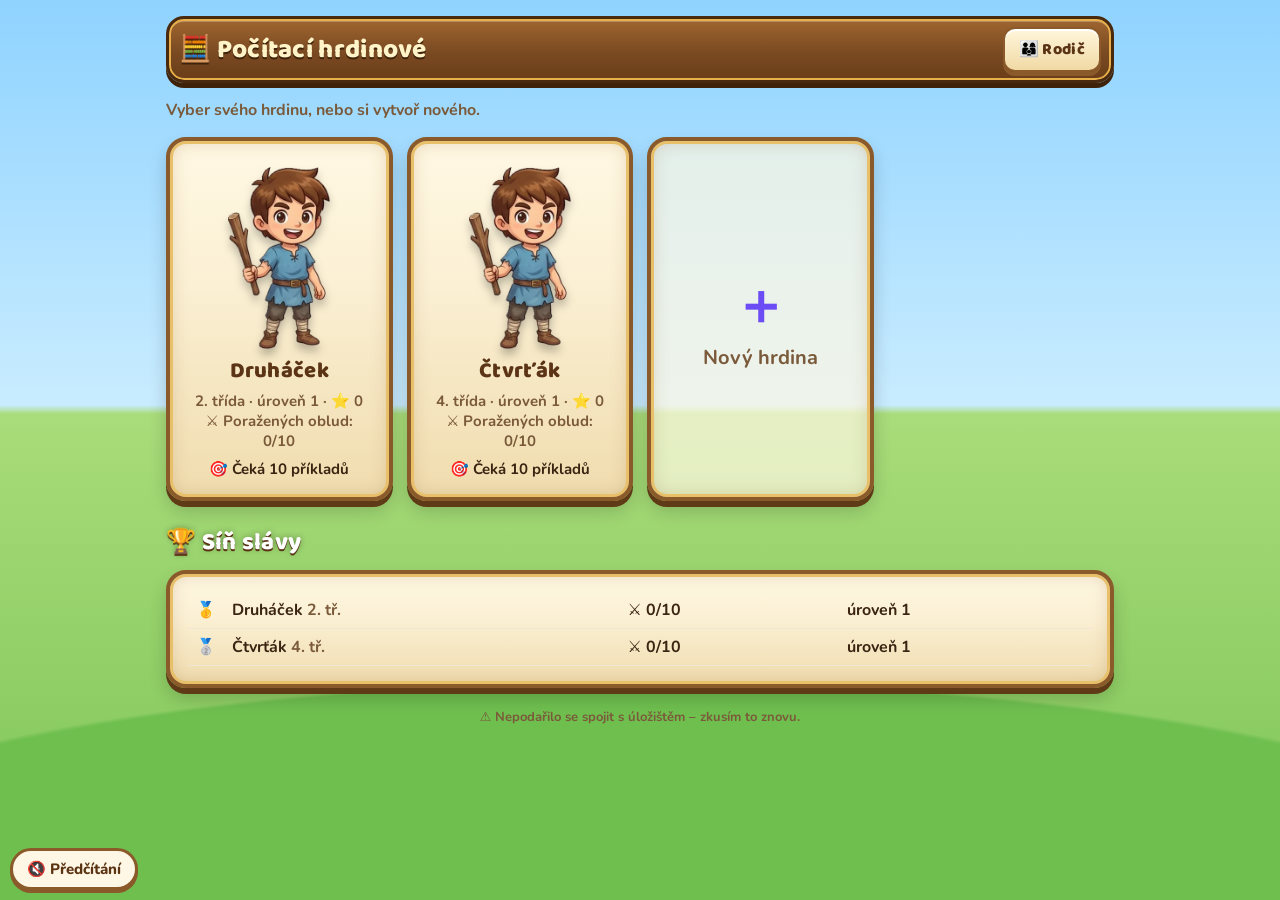
<file: zaloha/index.html>
<!DOCTYPE html>
<html lang="cs">
<head><base href="../">
<meta charset="utf-8">
<meta name="viewport" content="width=device-width, initial-scale=1">
<title>Počítací hrdinové</title>
<link rel="preconnect" href="https://fonts.googleapis.com">
<link href="https://fonts.googleapis.com/css2?family=Baloo+2:wght@700;800&family=Nunito:wght@600;800;900&display=swap" rel="stylesheet">
<style>
:root{
  --bg:#fff8ec; --card:#ffffff; --ink:#2b2340; --muted:#7a7090;
  --pri:#6c4cf5; --pri2:#8f78ff; --ok:#1fae6b; --bad:#ec5050; --gold:#f5b400;
  --line:#efe6d6; --soft:#f4efff;
}
*{box-sizing:border-box}
html,body{margin:0;background:var(--bg);color:var(--ink);font-family:Nunito,"Segoe UI",system-ui,sans-serif;font-weight:700}
button{font-family:inherit;font-weight:800;cursor:pointer;border:0}
.wrap{max-width:960px;margin:0 auto;padding:16px 16px 60px}
.top{display:flex;align-items:center;gap:12px;margin-bottom:14px}
.top h1{font-size:24px;margin:0;font-weight:900;flex:1}
h3{margin:22px 0 8px}
.pill{background:var(--card);border:2px solid var(--line);border-radius:999px;padding:6px 14px;font-size:16px;display:inline-flex;align-items:center;gap:6px;white-space:nowrap}
.btn{background:var(--pri);color:#fff;border-radius:16px;padding:14px 22px;font-size:18px;box-shadow:0 4px 0 #4a2fc4;transition:transform .05s}
.btn:active{transform:translateY(3px);box-shadow:0 1px 0 #4a2fc4}
.btn.sec{background:#fff;color:var(--ink);border:2px solid var(--line);box-shadow:0 4px 0 var(--line)}
.btn.ok{background:var(--ok);box-shadow:0 4px 0 #13804d}
.btn.red{background:#d9443a;box-shadow:0 4px 0 #9b2a22}
.btn.gold{background:var(--gold);color:#3a2a00;box-shadow:0 4px 0 #b88700}
.btn:disabled{opacity:.45;cursor:not-allowed}
.btn.small{padding:8px 14px;font-size:15px;border-radius:12px}
.card{background:var(--card);border:2px solid var(--line);border-radius:22px;padding:18px}
.grid2{display:grid;grid-template-columns:1fr 1fr;gap:16px}
.grid3{display:grid;grid-template-columns:repeat(auto-fill,minmax(220px,1fr));gap:14px}
@media (max-width:640px){.grid2{grid-template-columns:1fr}}
.profile{cursor:pointer;text-align:center;transition:transform .1s;position:relative}
.profile:hover{transform:translateY(-3px)}
.profile h2{margin:4px 0 2px;font-size:22px}
.profile .lock{position:absolute;top:12px;right:14px;font-size:18px}
.sub{color:var(--muted);font-size:15px}
.status{margin-top:8px;font-size:15px}
.status.done{color:var(--ok)}
.newhero{display:flex;flex-direction:column;align-items:center;justify-content:center;min-height:260px;border-style:dashed;color:var(--muted);font-size:20px}
.newhero b{font-size:56px;color:var(--pri)}
.hero svg{width:100%;max-width:230px;height:auto;display:block;margin:0 auto}
.bar{height:14px;background:#f0eadf;border-radius:99px;overflow:hidden}
.bar > i{display:block;height:100%;background:linear-gradient(90deg,var(--pri),var(--pri2));border-radius:99px;transition:width .4s}
.bar.gold > i{background:linear-gradient(90deg,#f5b400,#ffd84d)}
.bar.hp > i{background:linear-gradient(90deg,#1fae6b,#5ad69a)}
.bar.mhp > i{background:linear-gradient(90deg,#d9443a,#f27a6f)}
.muted{color:var(--muted)}
.center{text-align:center}
.row{display:flex;gap:10px;align-items:center;flex-wrap:wrap}
.stats{display:flex;gap:8px;justify-content:center;flex-wrap:wrap;margin-top:10px}
.stat{background:#faf6ef;border:2px solid var(--line);border-radius:14px;padding:6px 12px;font-size:17px;white-space:nowrap}
.stat small{display:block;font-size:11px;color:var(--muted);text-transform:uppercase;letter-spacing:.5px}
.testbanner{background:#e7f6ff;border:2px dashed #5aa9e6;color:#1d5f91;border-radius:16px;padding:10px 14px;margin-bottom:12px}
/* practice */
.prob{font-size:clamp(36px,8.5vw,60px);font-weight:900;text-align:center;margin:14px 0 6px;letter-spacing:1px;line-height:1.25}
.prob.mid{font-size:clamp(24px,5.5vw,38px);line-height:1.35}
.prob.word{font-size:clamp(20px,4.5vw,28px);font-weight:800;line-height:1.4;text-align:left}
.frac{display:inline-flex;flex-direction:column;align-items:center;vertical-align:middle;font-size:.6em;line-height:1;margin:0 4px}
.frac span:first-child{border-bottom:3px solid currentColor;padding:0 4px}
.ansrow{display:flex;justify-content:center;align-items:center;gap:10px;flex-wrap:wrap;margin:8px 0}
.ans{font-family:inherit;font-weight:900;font-size:38px;width:180px;text-align:center;border:3px solid var(--line);border-radius:18px;padding:6px;background:#fff;color:var(--ink);outline:none}
.ans.sm{width:110px}
.ans.active{border-color:var(--pri);box-shadow:0 0 0 4px #e6e0ff}
.pad{display:grid;grid-template-columns:repeat(3,1fr);gap:10px;max-width:330px;margin:12px auto 0}
.pad button{font-size:26px;padding:12px 0;border-radius:16px;background:#fff;border:2px solid var(--line);box-shadow:0 4px 0 var(--line);color:var(--ink)}
.pad button:active{transform:translateY(3px);box-shadow:0 1px 0 var(--line)}
.pad .go{background:var(--ok);color:#fff;border-color:var(--ok);box-shadow:0 4px 0 #13804d}
.cmpbtns{display:flex;justify-content:center;gap:14px;margin-top:10px}
.cmpbtns button{font-size:42px;width:92px;height:92px;border-radius:22px;background:#fff;border:3px solid var(--line);box-shadow:0 4px 0 var(--line);color:var(--ink)}
.dots{display:flex;gap:5px;justify-content:center;flex-wrap:wrap;margin:6px 0 4px}
.dots i{width:14px;height:14px;border-radius:50%;background:#ece4d6;display:block}
.dots i.c{background:var(--ok)} .dots i.h{background:#9ad7b6} .dots i.w{background:var(--bad)} .dots i.cur{outline:3px solid var(--pri);outline-offset:1px}
.fb{min-height:34px;text-align:center;font-size:21px;margin-top:6px}
.fb.ok{color:var(--ok)} .fb.bad{color:var(--bad)}
.shake{animation:shake .35s}
@keyframes shake{20%,60%{transform:translateX(-8px)}40%,80%{transform:translateX(8px)}}
.pop{animation:pop .4s}
@keyframes pop{0%{transform:scale(1)}50%{transform:scale(1.12)}100%{transform:scale(1)}}
/* gear */
.gear{display:grid;grid-template-columns:repeat(auto-fill,minmax(270px,1fr));gap:12px}
.slot{background:#fff;border:2px solid var(--line);border-radius:18px;padding:12px;display:flex;flex-direction:column;gap:8px}
.slot h4{margin:0;font-size:16px;display:flex;justify-content:space-between}
.slot .eqd{font-size:15px}
.chips{display:flex;gap:6px;flex-wrap:wrap}
.chip{border:2px solid var(--line);background:#faf6ef;border-radius:12px;padding:6px 10px;font-size:14px;color:var(--ink)}
.chip.on{background:var(--pri);border-color:var(--pri);color:#fff}
.chip.new{animation:glow 1.2s infinite;border-color:var(--gold)}
@keyframes glow{50%{box-shadow:0 0 0 5px #ffe28a}}
.buy{display:flex;align-items:center;gap:8px;justify-content:space-between;border-top:1px dashed var(--line);padding-top:8px;font-size:14px}
/* map & battle */
.mapgrid{display:grid;grid-template-columns:repeat(auto-fill,minmax(170px,1fr));gap:12px}
.mcard{background:#fff;border:2px solid var(--line);border-radius:18px;padding:10px;text-align:center;cursor:pointer;position:relative}

.mcard.locked{cursor:default;background:#f3efe8}

.mcard.beaten{border-color:#9ad7b6;background:#f2fbf6}
.mcard.next{border-color:var(--pri);box-shadow:0 0 0 4px #e6e0ff}
.mcard .num{z-index:3;background:rgba(255,255,255,.85);border-radius:8px;padding:0 5px;position:absolute;top:8px;left:10px;font-size:13px;color:var(--muted)}
.mcard .badge{z-index:3;position:absolute;top:6px;right:8px;font-size:20px}
.arena{display:grid;grid-template-columns:1fr auto 1fr;gap:10px;align-items:end;background:linear-gradient(#e9f4ff,#fdf6e8);border:2px solid var(--line);border-radius:22px;padding:12px}
.fighter{position:relative;text-align:center}
.fighter svg{width:100%;max-width:200px;height:auto}
.fighter .nm{font-size:16px;margin-top:4px}
.vs{font-size:34px;font-weight:900;color:var(--muted);align-self:center}
.dmg{position:absolute;left:50%;top:30%;transform:translateX(-50%);font-size:34px;font-weight:900;color:#d9443a;animation:up 1s forwards;pointer-events:none;text-shadow:0 2px 0 #fff}
.dmg.miss{color:#7a7090}
@keyframes up{to{transform:translate(-50%,-60px);opacity:0}}
.hitme{animation:shake .4s}
.lunge{animation:lunge .4s}
@keyframes lunge{50%{transform:translateX(30px)}}
.lungeL{animation:lungeL .4s}
@keyframes lungeL{50%{transform:translateX(-30px)}}
.analysis{border-radius:16px;padding:12px 14px;font-size:17px;margin-top:10px}
.analysis.good{background:#e9f8f0;color:#13804d}
.analysis.tight{background:#fff6dc;color:#8a6200}
.analysis.bad{background:#fdecec;color:#a8322a}

/* art & animation */
.hb{animation:breath 3.2s ease-in-out infinite;transform-origin:105px 236px}
@keyframes breath{50%{transform:translateY(-1.6px) scaleY(1.006)}}
.hc{animation:sway 4.5s ease-in-out infinite;transform-origin:105px 100px}
@keyframes sway{50%{transform:skewX(2.5deg)}}
.pet{animation:hop 2.6s ease-in-out infinite}
@keyframes hop{0%,70%,100%{transform:translateY(0)}80%{transform:translateY(-7px)}}
.mb{animation:mbreath 2.6s ease-in-out infinite;transform-origin:100px 190px}
@keyframes mbreath{50%{transform:scale(1.02,.985)}}
.stage{background:radial-gradient(ellipse 60% 14% at 50% 92%,#cfe8b8 0 98%,transparent 100%),linear-gradient(#e6f3ff,#fdf8ee 75%);border-radius:18px}
.arena{position:relative;overflow:hidden;background:#222}
.arena > .scene, .mpic > .scene{position:absolute;inset:0;width:100%;height:100%}
.arena .fighter{z-index:1}
.arena .fighter .nm,.arena .fighter .sub{background:rgba(255,255,255,.88);border-radius:10px;padding:1px 8px;display:inline-block}
.arena .fighter .bar{background:rgba(255,255,255,.8)}
.arena .vs{z-index:1;color:#fff;text-shadow:0 2px 6px #000}
.mpic{position:relative;border-radius:12px;overflow:hidden;height:130px;margin-bottom:6px}
.mpic .mon{position:relative;z-index:1;height:100%;display:flex;align-items:flex-end;justify-content:center}
.mpic .mon svg{height:118px;width:auto;max-width:none}
.mcard.locked .mpic .mon svg{filter:brightness(0) opacity(.55)}
.mcard.locked .mpic .scene{filter:grayscale(1) brightness(.6)}
.prestage{position:relative;border-radius:16px;overflow:hidden;max-width:300px;margin:0 auto}
.prestage .mon{position:relative;z-index:1}
.prestage > .scene{position:absolute;inset:0;width:100%;height:100%}
.modes{display:grid;grid-template-columns:repeat(3,1fr);gap:8px}
@media (max-width:640px){.modes{grid-template-columns:1fr}}
.modebtn{display:flex;flex-direction:column;align-items:center;gap:4px;padding:12px 8px;border-radius:16px;background:#fff;border:2px solid var(--line);color:var(--ink);text-align:center}
.modebtn small{font-weight:600;color:var(--muted);font-size:12px}
.modebtn.on{border-color:var(--pri);background:#f4efff;box-shadow:0 0 0 3px #e6e0ff}
.species{display:grid;grid-template-columns:repeat(5,1fr);gap:6px}
@media (max-width:640px){.species{grid-template-columns:repeat(3,1fr)}}
.spbtn{display:flex;flex-direction:column;align-items:center;padding:4px;border-radius:14px;background:#fff;border:2px solid var(--line);color:var(--ink);font-size:13px}
.spbtn svg{width:100%;height:auto}
.spbtn.on{border-color:var(--pri);background:#f4efff}
.stage.roomstage svg, .roomthumb svg{max-width:100%!important;width:100%}
.choices{display:grid;grid-template-columns:repeat(4,1fr);gap:12px;max-width:560px;margin:10px auto 0}
.choices.n2{grid-template-columns:repeat(2,1fr);max-width:520px}
.choices.n3{grid-template-columns:repeat(3,1fr);max-width:460px}
@media (max-width:520px){.choices{grid-template-columns:repeat(2,1fr)}}
.choice{min-height:96px;border-radius:20px;background:#fff;border:3px solid var(--line);box-shadow:0 4px 0 var(--line);display:flex;align-items:center;justify-content:center;padding:8px}
.choice:active{transform:translateY(3px);box-shadow:0 1px 0 var(--line)}
.choice.wrong{opacity:.35;border-color:#f3b4b4}
.choice svg{max-width:70px;height:auto}
.emo{line-height:1;display:inline-block}
.num0{font-size:44px;font-weight:900}
.many{display:flex;flex-wrap:wrap;gap:6px;justify-content:center;max-width:420px;margin:0 auto}
.many.sm{gap:2px;max-width:150px}
.pic0{text-align:center;margin:6px 0 4px}
.say{background:#eef6ff;border:2px solid #bcdcff;border-radius:12px;font-size:22px;padding:2px 8px;vertical-align:middle;margin-left:6px}
.inlinechoice svg{width:34px;height:34px;vertical-align:middle}
.inlinechoice .emo{font-size:30px!important}
.inlinechoice .many{display:inline-flex}
@media (max-width:520px){.top h1{font-size:19px}.top .pill{font-size:13px;padding:5px 10px;max-width:46vw;overflow:hidden;text-overflow:ellipsis}.top .btn.small{padding:7px 10px;font-size:14px}}
/* parent */
.field{display:flex;flex-direction:column;gap:4px;margin:10px 0}
.field label{font-size:14px;color:var(--muted)}
.field input[type=text],.field input[type=password],.field input[type=number],.field select,.field textarea{font-family:inherit;font-weight:700;font-size:16px;padding:10px 12px;border:2px solid var(--line);border-radius:12px;background:#fff;color:var(--ink)}
.chk{display:flex;align-items:center;gap:8px;font-size:15px;padding:3px 0}
.chk input{width:20px;height:20px}
.tabs{display:flex;gap:8px;margin:6px 0 10px;flex-wrap:wrap}
.tabs button{padding:8px 14px;border-radius:12px;background:#fff;border:2px solid var(--line);font-size:15px;color:var(--ink)}
.tabs button.on{background:var(--pri);color:#fff;border-color:var(--pri)}
table.hist{width:100%;border-collapse:collapse;font-size:15px}
table.hist td,table.hist th{padding:6px 8px;border-bottom:1px solid var(--line);text-align:left}
.reward{background:linear-gradient(135deg,#fff3c4,#ffe08a);border:3px solid #f5c842;border-radius:22px;padding:20px;text-align:center}
.reward h2{margin:4px 0;font-size:28px}
.fame{width:100%;border-collapse:collapse;font-size:16px}
.fame td{padding:7px 8px;border-bottom:1px solid var(--line)}
.modal{position:fixed;inset:0;background:rgba(30,20,50,.45);display:flex;align-items:center;justify-content:center;padding:16px;z-index:50}
.modal .card{max-width:420px;width:100%}
.toast{position:fixed;left:50%;bottom:24px;transform:translateX(-50%);background:var(--ink);color:#fff;padding:12px 18px;border-radius:14px;font-size:16px;z-index:60;opacity:0;transition:opacity .25s;pointer-events:none;max-width:90vw;text-align:center}
.toast.show{opacity:1}
.conf{position:fixed;top:-20px;font-size:28px;z-index:70;pointer-events:none;animation:fall 2.2s linear forwards}
@keyframes fall{to{transform:translateY(110vh) rotate(540deg)}}
.syncnote{font-size:13px;color:var(--muted);text-align:center;margin-top:20px}
.colors button{width:36px;height:36px;border-radius:50%}
</style>
<style>

/* ===== Herní vzhled ve stylu 3 (dřevo, pergamen, zlato) ===== */
:root{ --ink:#3b2412; --muted:#7a5a3a; --wood:#7a4a22; --wood2:#5a3415; --gold:#f2c230; --gold2:#b8860b; --parch:#fbf0d4; --parch2:#f0dcae; }
html{background:#7cc456;min-height:100%}
body{min-height:100vh}
body{background:
  radial-gradient(ellipse 120% 40% at 50% 100%, #6fbf4f 0 60%, transparent 61%),
  linear-gradient(#8fd3ff 0%, #c9ecff 45%, #a9dc7a 46%, #7cc456 100%) fixed;
  color:var(--ink)}
.wrap{max-width:980px}
h1,h2,h3,.top h1,.prob,.btn,.stat,.pill,.mcard b,.slot h4,.tabs button,.reward h2{font-family:"Baloo 2",Nunito,system-ui,sans-serif;font-weight:800;letter-spacing:.3px}
h3{color:#fff;text-shadow:0 2px 0 #5a3415,0 0 6px rgba(0,0,0,.35);font-size:24px}
/* top bar = wooden plank */
.top{background:linear-gradient(#a0662f,#7a4a22 55%,#6a3d18);border:3px solid #4a2a0e;border-radius:18px;padding:8px 10px;
  box-shadow:inset 0 0 0 2px #e8b04a,inset 0 3px 0 rgba(255,255,255,.25),0 5px 0 #3e220a;margin-bottom:16px}
.top h1{color:#fff3c8;text-shadow:0 2px 0 #3e220a;font-size:26px}
.pill{background:linear-gradient(#5a3415,#3e220a);color:#ffe9a8;border:2px solid #e8b04a;box-shadow:inset 0 2px 0 rgba(255,255,255,.15)}
/* parchment panels with golden frame */
.card{background:linear-gradient(#fff8e3,var(--parch) 40%,var(--parch2));border:4px solid #8a5a2b;border-radius:20px;
  box-shadow:inset 0 0 0 3px #e8c06a,inset 0 0 18px rgba(138,90,43,.25),0 6px 0 #5e3a17,0 10px 18px rgba(0,0,0,.18)}
.muted,.sub{color:#7a5a3a}
/* glossy game buttons */
.btn{position:relative;color:#fff;border:3px solid #2e1460;border-radius:16px;font-size:20px;text-shadow:0 2px 0 rgba(0,0,0,.35);
  background:linear-gradient(#b48cff,#7a46e8 50%,#5d2fc9);box-shadow:inset 0 3px 0 rgba(255,255,255,.45),inset 0 -4px 0 rgba(0,0,0,.18),0 5px 0 #2e1460}
.btn:active{box-shadow:inset 0 3px 0 rgba(255,255,255,.45),0 2px 0 #2e1460}
.btn.red{background:linear-gradient(#ff8a7a,#e5432f 50%,#c22d1c);border-color:#6e140b;box-shadow:inset 0 3px 0 rgba(255,255,255,.4),inset 0 -4px 0 rgba(0,0,0,.18),0 5px 0 #6e140b}
.btn.gold{background:linear-gradient(#ffe680,#f5b800 50%,#d99a00);border-color:#7a5200;color:#4a2a00;text-shadow:0 1px 0 rgba(255,255,255,.5);box-shadow:inset 0 3px 0 rgba(255,255,255,.55),inset 0 -4px 0 rgba(0,0,0,.12),0 5px 0 #7a5200}
.btn.ok{background:linear-gradient(#8ff0a0,#2fbf5a 50%,#1f9a45);border-color:#0c5a24;box-shadow:inset 0 3px 0 rgba(255,255,255,.45),inset 0 -4px 0 rgba(0,0,0,.15),0 5px 0 #0c5a24}
.btn.sec{background:linear-gradient(#fff6dc,#f1d9a4);color:#5a3415;border-color:#8a5a2b;text-shadow:none;box-shadow:inset 0 2px 0 #fff,0 4px 0 #8a5a2b}
.btn.small{font-size:16px;border-width:2px}
.btn:disabled{filter:grayscale(.6);opacity:.55}
/* stats = wooden plaques */
.stat{background:linear-gradient(#8a5a2b,#6a3d18);color:#ffe9a8;border:2px solid #e8b04a;box-shadow:0 3px 0 #3e220a;font-size:18px}
.stat small{color:#f5d68a;font-family:Nunito,sans-serif;font-weight:800}
.bar{background:#5a3415;border:2px solid #3e220a;box-shadow:inset 0 2px 3px rgba(0,0,0,.4)}
.bar > i{background:linear-gradient(#c7a8ff,#7a46e8)}
.bar.gold > i{background:linear-gradient(#ffe680,#e0a400)}
.bar.hp > i{background:linear-gradient(#a8f5b4,#2fbf5a)}
.bar.mhp > i{background:linear-gradient(#ffb0a6,#e5432f)}
/* hero stage = stone pedestal on a meadow */
.stage{background:radial-gradient(ellipse 55% 12% at 50% 90%, rgba(0,0,0,.18) 0 60%, transparent 62%),
  linear-gradient(#bfe6ff 0%,#e8f6ff 55%,#bfe39a 56%,#8fcf63 100%);border:3px solid #8a5a2b;border-radius:16px;box-shadow:inset 0 0 0 2px #e8c06a;position:relative;overflow:hidden}
/* inventory slots = dark wood frames */
.slot{background:linear-gradient(#7a4a22,#5a3415);border:3px solid #3e220a;color:#ffe9a8;box-shadow:inset 0 0 0 2px #e8b04a,0 4px 0 #3e220a}
.slot h4{color:#fff3c8;font-size:19px}
.slot .eqd,.slot .muted,.slot .sub{color:#f5d68a}
.slot.maxed{background:linear-gradient(#a07a22,#7a5a15)}
.slot .buy{border-top:1px dashed #b88a4a}
.chip{background:#fff3d6;border:2px solid #b88a4a;color:#5a3415;font-weight:800}
.chip.on{background:linear-gradient(#ffe680,#f5b800);border-color:#7a5200;color:#4a2a00}
.slotpic{display:flex;align-items:center;justify-content:center;height:86px;background:radial-gradient(circle,#9a6a35 0,#5a3415 70%);border:2px solid #e8b04a;border-radius:12px}
.slotpic img{max-height:78px;max-width:92%;filter:drop-shadow(0 3px 2px rgba(0,0,0,.35))}
.slotpic .empty{color:#c9a56a;font-size:13px}
/* profile cards */
.profile h2{color:#5a3415}
.newhero{background:rgba(255,248,227,.7)}
/* map cards */
.mcard{background:linear-gradient(#fff8e3,var(--parch2));border:3px solid #8a5a2b;box-shadow:inset 0 0 0 2px #e8c06a,0 4px 0 #5e3a17}
.mcard.next{box-shadow:inset 0 0 0 2px #e8c06a,0 0 0 4px #ffd84d,0 4px 0 #5e3a17}
.mcard.beaten{background:linear-gradient(#f2fff0,#d8f0c8)}
/* practice */
.prob{color:#3b2412}
.ans{border:3px solid #b88a4a;background:#fffdf5;color:#3b2412;font-family:"Baloo 2",Nunito,sans-serif;font-weight:800}
.ans.active{border-color:#7a46e8;box-shadow:0 0 0 4px #e0d2ff}
.pad button,.cmpbtns button,.choice{background:linear-gradient(#fffaf0,#f1dfb6);border:3px solid #8a5a2b;box-shadow:inset 0 2px 0 #fff,0 4px 0 #8a5a2b;color:#3b2412;font-family:"Baloo 2",Nunito,sans-serif}
.pad .go{background:linear-gradient(#8ff0a0,#2fbf5a 50%,#1f9a45);border-color:#0c5a24;color:#fff;box-shadow:inset 0 3px 0 rgba(255,255,255,.45),0 4px 0 #0c5a24}
.tabs button{background:linear-gradient(#fff6dc,#f1d9a4);border:2px solid #8a5a2b;color:#5a3415}
.tabs button.on{background:linear-gradient(#b48cff,#7a46e8);border-color:#2e1460;color:#fff}
.reward{background:linear-gradient(#fff3c4,#ffd76a);border:4px solid #b8860b;box-shadow:inset 0 0 0 3px #fff2a6,0 6px 0 #7a5200}
.arena{border:4px solid #8a5a2b;box-shadow:inset 0 0 0 2px #e8c06a,0 6px 0 #5e3a17}
.testbanner{background:#fff8dc;border-color:#b8860b;color:#5a3415}
/* images */
.av{position:relative;display:flex;align-items:flex-end;justify-content:center;width:100%;aspect-ratio:240/250;max-width:240px;margin:0 auto}
.av img.main{max-height:96%;max-width:92%;object-fit:contain;filter:drop-shadow(0 6px 4px rgba(0,0,0,.25));position:relative;z-index:1}
.av img.comp{position:absolute;right:2%;bottom:2%;width:28%;z-index:2;filter:drop-shadow(0 3px 2px rgba(0,0,0,.3))}
.av.glow::before{content:"";position:absolute;inset:5%;background:radial-gradient(circle,#fff6b0 0,transparent 65%);z-index:0}
.anim .av img.main{animation:breath 3.2s ease-in-out infinite;transform-origin:50% 100%}
.monimg{width:100%;height:100%;object-fit:contain;filter:drop-shadow(0 6px 4px rgba(0,0,0,.3))}
img.scene{object-fit:cover}
.mpic .mon > img{height:118px;width:auto;max-width:96%;object-fit:contain;filter:drop-shadow(0 4px 3px rgba(0,0,0,.35))}
.mcard.locked .mpic .mon > img{filter:brightness(0) opacity(.55)}
.prestage .mon{display:flex;justify-content:center;align-items:flex-end;height:220px}
.prestage .mon > img{height:210px}
.fighter .av{max-width:200px}
.fighter img.monimg{max-height:210px}
.uiic{height:1.1em;vertical-align:-.18em}

.ctext{font-family:Nunito,sans-serif;font-weight:900;font-size:19px;line-height:1.2;color:#3b2412}
.choices .choice{min-height:84px}
.subjbox{background:rgba(255,255,255,.5);border:2px solid #e8c06a;border-radius:12px;padding:6px 10px;margin:6px 0}

.petav .petwrap{position:absolute;left:50%;transform:translateX(-50%);z-index:2}
.petav .petwrap img.main{position:absolute;inset:0;width:100%;height:100%;max-width:none;max-height:none}
img.ov{position:absolute;height:auto;pointer-events:none;filter:drop-shadow(0 2px 1px rgba(0,0,0,.25))}
.room{position:relative;width:100%;aspect-ratio:4/3;border-radius:12px;overflow:hidden}
.room img.roombg{position:absolute;inset:0;width:100%;height:100%;object-fit:cover}
.room.scene{position:absolute;inset:0;width:100%;height:100%;aspect-ratio:auto;border-radius:0}
@keyframes flut{0%,100%{transform:translateY(0) rotate(-4deg)}50%{transform:translateY(-8px) rotate(4deg)}}

.mpic .mon .av{height:118px;width:auto;max-width:none}
.prestage .mon .av{height:210px;width:auto;max-width:none}
.prestage .mon > svg{height:210px;width:auto;max-width:100%}

#readtg{position:fixed;left:10px;bottom:10px;z-index:60;border:3px solid #8a5a2b;border-radius:999px;padding:8px 14px;font:800 15px Nunito,sans-serif;background:#fff7e6;color:#5a3412;box-shadow:0 3px 0 #8a5a2b;cursor:pointer}
#readtg.on{background:linear-gradient(#ffe27a,#f6b81d)}
.card.hasrd{position:relative}
.card .rd{position:absolute;top:6px;right:6px;z-index:5;width:38px;height:38px;border-radius:50%;border:2px solid #b88a4a;background:#fff7e6;font-size:19px;cursor:pointer;box-shadow:0 2px 0 #b88a4a;padding:0}
.card .rd:hover{transform:scale(1.1)}
#app{padding-bottom:56px}

</style>
</head>
<body>
<div class="wrap" id="app"></div>
<div class="toast" id="toast"></div>
<script src="config.js"></script>
<script>
"use strict";
/* ============ Utility ============ */
const $ = s => document.querySelector(s);
const esc = s => String(s).replace(/[&<>"']/g, c => ({'&':'&amp;','<':'&lt;','>':'&gt;','"':'&quot;',"'":'&#39;'}[c]));
const fmt = n => { const s = String(Math.abs(n)); const r = s.replace(/\B(?=(\d{3})+(?!\d))/g, ' '); return (n<0?'−':'') + r; };
function todayKey(d = new Date()){ return d.getFullYear()+'-'+String(d.getMonth()+1).padStart(2,'0')+'-'+String(d.getDate()).padStart(2,'0'); }
function dayDiff(a,b){ return Math.round((new Date(b+'T12:00:00') - new Date(a+'T12:00:00'))/864e5); }
function hashStr(s){ let h=2166136261; for(const c of s){ h^=c.charCodeAt(0); h=Math.imul(h,16777619);} return h>>>0; }
function mulberry(seed){ return function(){ seed|=0; seed=seed+0x6D2B79F5|0; let t=Math.imul(seed^seed>>>15,1|seed); t=t+Math.imul(t^t>>>7,61|t)^t; return ((t^t>>>14)>>>0)/4294967296; }; }
let R = Math.random;
const ri = (a,b) => a + Math.floor(R()*(b-a+1));
const pick = arr => arr[Math.floor(R()*arr.length)];
function toast(msg){ const t=$('#toast'); t.textContent=msg; t.classList.add('show'); clearTimeout(toast._t); toast._t=setTimeout(()=>t.classList.remove('show'),2600); }
function confetti(n=40){ const em=['🎉','⭐','✨','🏆','💎','🎈']; for(let i=0;i<n;i++){ const s=document.createElement('div'); s.className='conf'; s.textContent=em[Math.floor(Math.random()*em.length)]; s.style.left=Math.random()*100+'vw'; s.style.animationDelay=(Math.random()*0.8)+'s'; document.body.appendChild(s); setTimeout(()=>s.remove(),3200);} }
function lsGet(k){ try{ return JSON.parse(localStorage.getItem(k)); }catch(e){ return null; } }
function lsSet(k,v){ try{ localStorage.setItem(k, JSON.stringify(v)); }catch(e){} }
/* ============ Problem generators ============ */
const frac = (a,b) => `<span class="frac"><span>${a}</span><span>${b}</span></span>`;
const NAMES = [['Tonda',0],['Ema',1],['Kuba',0],['Bára',1],['Matěj',0],['Anička',1],['Vojta',0],['Klárka',1]];

const CATS = {
  // ---- 1. třída ----
  add10: {grade:1, label:'Sčítání a odčítání do 10', gen(){
    const a=ri(1,9), b=ri(1,10-a); return R()<.5 ? {q:`${a} + ${b}`, a:a+b} : {q:`${a+b} − ${b}`, a:a};
  }},
  add20nb: {grade:1, label:'Do 20 bez přechodu přes desítku', gen(){
    const u=ri(1,8), v=ri(1,9-u);
    return R()<.5 ? {q:`1${u} + ${v}`, a:10+u+v} : {q:`1${u+v} − ${v}`, a:10+u};
  }},
  missing10: {grade:1, label:'Doplň číslo do 10', gen(){
    const a=ri(1,9), c=ri(a+1,10); return R()<.5 ? {q:`${a} + <u>&nbsp;?&nbsp;</u> = ${c}`, a:c-a} : {q:`<u>&nbsp;?&nbsp;</u> + ${c-a} = ${c}`, a:a};
  }},
  compare20: {grade:1, label:'Porovnávání do 20', gen(){
    const lv=ri(0,20), rv=R()<.2?lv:ri(0,20); const useSum=R()<.4 && lv>=2;
    const l = useSum ? (()=>{const x=ri(1,lv-1); return `${x} + ${lv-x}`;})() : lv;
    return {q:`${l} &nbsp;◯&nbsp; ${rv}`, type:'cmp', a: lv<rv?'<':lv>rv?'>':'='};
  }},
  word1: {grade:1, label:'Slovní úlohy (do 20)', word:true, gen(){
    const [n,f]=pick(NAMES), x=f?'a':'', k=ri(0,1);
    if(k===0){ const a=ri(2,9), b=ri(1,9); return {q:`${n} měl${x} ${a} pastelek a dostal${x} ještě ${b}. Kolik pastelek má teď?`, a:a+b}; }
    const a=ri(8,18), b=ri(1,7); return {q:`Na stromě sedělo ${a} ptáčků. ${b} odletělo. Kolik ptáčků zůstalo na stromě?`, a:a-b};
  }},
  // ---- 2. třída ----
  add20:   {grade:2, label:'Sčítání a odčítání do 20 (s přechodem)', gen(){
    const a=ri(3,9), b=ri(11-a,9), c=a+b;
    return R()<.5 ? {q:`${a} + ${b}`, a:c} : {q:`${c} − ${a}`, a:b};
  }},
  addsub100: {grade:2, label:'Sčítání a odčítání do 100', gen(){
    const k=ri(0,4);
    if(k===0){ const a=ri(12,89), b=ri(2,9); if(a+b<=100) return {q:`${a} + ${b}`, a:a+b}; return {q:`${a} − ${b}`, a:a-b}; }
    if(k===1){ const a=ri(21,95), b=ri(2,9); return {q:`${a} − ${b}`, a:a-b}; }
    if(k===2){ const a=ri(11,69), b=ri(1,3)*10; return R()<.5?{q:`${a} + ${b}`, a:a+b}:{q:`${a+b} − ${b}`, a:a}; }
    if(k===3){ const a=ri(11,59), b=ri(11,99-a); return {q:`${a} + ${b}`, a:a+b}; }
    const a=ri(40,99), b=ri(11,a-10); return {q:`${a} − ${b}`, a:a-b};
  }},
  mul2: {grade:2, label:'Malá násobilka 2, 3, 4, 5, 10 a dělení', gen(){
    const m=pick([2,3,4,5,10,2,3,4,5]), n=ri(1,10);
    return R()<.65 ? (R()<.5?{q:`${m} · ${n}`, a:m*n}:{q:`${n} · ${m}`, a:m*n}) : {q:`${m*n} : ${m}`, a:n};
  }},
  missing: {grade:2, label:'Doplň chybějící číslo', gen(){
    const k=ri(0,2);
    if(k===0){ const a=ri(3,9), b=ri(11-a,9); return {q:`<u>&nbsp;?&nbsp;</u> + ${b} = ${a+b}`, a:a}; }
    if(k===1){ const a=ri(20,80), b=ri(3,19); return {q:`${a} + <u>&nbsp;?&nbsp;</u> = ${a+b}`, a:b}; }
    const a=ri(30,90), b=ri(3,25); return {q:`${a} − <u>&nbsp;?&nbsp;</u> = ${a-b}`, a:b};
  }},
  compare: {grade:2, label:'Porovnávání (<, >, =)', gen(){
    const k=ri(0,2); let l,r,lv,rv;
    if(k===0){ lv=ri(10,99); rv=R()<.15?lv:ri(10,99); l=lv; r=rv; }
    else if(k===1){ const a=ri(3,9), b=ri(3,9); lv=a+b; rv=R()<.3?lv:ri(lv-3,lv+3); l=`${a} + ${b}`; r=rv; }
    else { const a=ri(20,60), b=ri(5,30); lv=a+b; const c=ri(20,60); const d=lv-c; if(d>0&&d<40&&R()<.4){rv=lv; r=`${c} + ${d}`;} else {rv=ri(lv-8,lv+8); r=rv;} l=`${a} + ${b}`; }
    return {q:`${l} &nbsp;◯&nbsp; ${r}`, type:'cmp', a: lv<rv?'<':lv>rv?'>':'='};
  }},
  word2: {grade:2, label:'Slovní úlohy (jednoduché)', word:true, gen(){
    const [n,f]=pick(NAMES), k=ri(0,3), x=f?'a':'';
    if(k===0){ const a=ri(12,40), b=ri(5,20); return {q:`${n} měl${x} ${a} kuliček a dostal${x} dalších ${b}. Kolik kuliček má teď?`, a:a+b}; }
    if(k===1){ const a=ri(25,60), b=ri(6,20); return {q:`V autobuse sedělo ${a} lidí. Na zastávce ${b} vystoupilo. Kolik lidí zůstalo v autobuse?`, a:a-b}; }
    if(k===2){ const m=pick([2,3,4,5]), n2=ri(2,8); return {q:`Na stole je ${n2} talířů a na každém leží ${m} jablka. Kolik jablek je dohromady?`.replace(' jablka',m===5?' jablek':' jablka'), a:m*n2}; }
    const m=pick([2,3,4,5]), n2=ri(2,8); return {q:`${m*n2} bonbónů rozdělíme spravedlivě mezi ${m} děti. Kolik bonbónů dostane každé dítě?`, a:n2};
  }},
  // ---- 4. třída ----
  mulall: {grade:4, label:'Celá násobilka a dělení', gen(){
    const m=ri(3,10), n=ri(2,10);
    return R()<.55 ? {q:`${m} · ${n}`, a:m*n} : {q:`${m*n} : ${n}`, a:m};
  }},
  rem: {grade:4, label:'Dělení se zbytkem', gen(){
    const d=ri(3,9), q=ri(2,9), r=ri(1,d-1);
    return {q:`${d*q+r} : ${d}`, type:'rem', a:[q,r]};
  }},
  big: {grade:4, label:'Sčítání a odčítání do 10 000 (zpaměti)', gen(){
    const k=ri(0,3);
    if(k===0){ const a=ri(12,75)*100, b=ri(3,24)*100; return {q:`${fmt(a)} + ${fmt(b)}`, a:a+b}; }
    if(k===1){ const a=ri(30,99)*100, b=ri(3,29)*100; return {q:`${fmt(a)} − ${fmt(b)}`, a:a-b}; }
    if(k===2){ const a=ri(1000,8999), b=ri(1,9)*(R()<.5?10:100); return R()<.5?{q:`${fmt(a)} + ${fmt(b)}`, a:a+b}:{q:`${fmt(a+b)} − ${fmt(b)}`, a:a}; }
    const a=ri(120,890), b=ri(110,600); return {q:`${a} + ${b}`, a:a+b};
  }},
  mulext: {grade:4, label:'Násobení mimo obor násobilky', gen(){
    const k=ri(0,2);
    if(k===0){ const a=ri(2,9)*10, b=ri(2,9); return {q:`${a} · ${b}`, a:a*b}; }
    if(k===1){ const a=ri(2,9)*100, b=ri(2,9); return {q:`${a} · ${b}`, a:a*b}; }
    const a=ri(12,29), b=ri(2,5); return {q:`${a} · ${b}`, a:a*b};
  }},
  divext: {grade:4, label:'Dělení mimo obor násobilky', gen(){
    const k=ri(0,1);
    if(k===0){ const d=ri(2,9), q=ri(2,9)*10; return {q:`${fmt(d*q)} : ${d}`, a:q}; }
    const d=ri(2,4), q=ri(12,24); return {q:`${d*q} : ${d}`, a:q};
  }},
  order: {grade:4, label:'Pořadí početních výkonů, závorky', gen(){
    const k=ri(0,3), a=ri(2,9), b=ri(2,9), c=ri(2,9);
    if(k===0) return {q:`${a+10} + ${b} · ${c}`, a:a+10+b*c};
    if(k===1) return {q:`(${a} + ${b}) · ${c}`, a:(a+b)*c};
    if(k===2) return {q:`${b*c+a} − ${b} · ${c}`, a:a};
    return {q:`${a*c} : ${c} + ${b}`, a:a+b};
  }},
  fractions: {grade:4, label:'Zlomky – část z celku', gen(){
    const den=pick([2,3,4,5,10]), k=ri(2,9);
    const num = (R()<.3 && den>2) ? ri(2,den-1) : 1;
    return {q:`${frac(num,den)} z ${den*k}`, a:num*k};
  }},
  round: {grade:4, label:'Zaokrouhlování', gen(){
    const n=ri(1012,9988), t=pick([10,100,1000]);
    const nm={10:'desítky',100:'stovky',1000:'tisíce'}[t];
    let r = Math.round(n/t)*t;
    return {q:`Zaokrouhli ${fmt(n)} na ${nm}`, a:r, small:true};
  }},
  word4: {grade:4, label:'Slovní úlohy (dvoukrokové)', word:true, gen(){
    const [n,f]=pick(NAMES), k=ri(0,3);
    if(k===0){ const p=ri(3,9), c=ri(12,25), m=p*c+ri(5,60); return {q:`${n} má ${m} Kč. Koupí ${p} sešitů po ${c} Kč. Kolik korun ${f?'jí':'mu'} zbude?`, a:m-p*c}; }
    if(k===1){ const b=ri(8,15), extra=ri(3,15); return {q:`Ve třídě je ${b} lavic a v každé sedí 2 žáci. Na výlet jede ještě ${extra} žáků z jiné třídy. Kolik žáků jede na výlet?`, a:b*2+extra}; }
    if(k===2){ const box=ri(3,8), per=ri(6,9), eaten=ri(2,box*per-5); return {q:`V ${box} krabicích je po ${per} kouscích čokolády. Děti snědly ${eaten} kousků. Kolik kousků zbylo?`, a:box*per-eaten}; }
    const km=ri(12,45), days=ri(3,7); return {q:`Cyklista ujede každý den ${km} km. Kolik kilometrů ujede za ${days} dní?`, a:km*days};
  }},
};

/* Lehčí varianty (výchozí obtížnost) */
let EASY = true;
const EASY_GEN = {
  addsub100(){ const k=ri(0,2);
    if(k===0){ const a=ri(11,89), b=ri(2,9); const u=a%10; if(u+b<10) return {q:`${a} + ${b}`, a:a+b}; const s=Math.min(b,u||b); return {q:`${a} − ${s}`, a:a-s}; }
    if(k===1){ const a=ri(1,8)*10, b=ri(1,9)*10; return a+b<=100 ? {q:`${a} + ${b}`, a:a+b} : {q:`${Math.max(a,b)} − ${Math.min(a,b)}`, a:Math.max(a,b)-Math.min(a,b)}; }
    const a=ri(11,69), b=ri(1,3)*10; return R()<.5?{q:`${a} + ${b}`, a:a+b}:{q:`${a+b} − ${b}`, a:a}; },
  mul2(){ const m=pick([2,3,4,5,10,2,5,10]), n=ri(1,10); return R()<.75 ? {q:`${m} · ${n}`, a:m*n} : {q:`${m*n} : ${m}`, a:n}; },
  missing(){ const a=ri(2,9), b=ri(2,9); return R()<.5 ? {q:`<u>&nbsp;?&nbsp;</u> + ${b} = ${a+b}`, a:a} : {q:`${a+b} − <u>&nbsp;?&nbsp;</u> = ${a}`, a:b}; },
  compare(){ const lv=ri(10,99), rv=R()<.15?lv:ri(10,99); return {q:`${lv} &nbsp;◯&nbsp; ${rv}`, type:'cmp', a: lv<rv?'<':lv>rv?'>':'='}; },
  word2(){ const [n,f]=pick(NAMES), x=f?'a':'', k=ri(0,2);
    if(k===0){ const a=ri(5,20), b=ri(2,9); return {q:`${n} měl${x} ${a} kuliček a dostal${x} ještě ${b}. Kolik kuliček má teď?`, a:a+b}; }
    if(k===1){ const a=ri(12,30), b=ri(2,9); return {q:`V autobuse sedělo ${a} lidí. ${b} vystoupilo. Kolik lidí zůstalo v autobuse?`, a:a-b}; }
    const m=pick([2,5,10]), n2=ri(2,4); return {q:`${n} má ${n2} krabičky a v každé je ${m} ${m===2?'pastelky':'pastelek'}. Kolik pastelek má dohromady?`, a:m*n2}; },
  mulall(){ const m=ri(2,9), n=ri(2,9); return R()<.7 ? {q:`${m} · ${n}`, a:m*n} : {q:`${m*n} : ${n}`, a:m}; },
  rem(){ const d=ri(2,5), q=ri(2,9), r=ri(1,d-1); return {q:`${d*q+r} : ${d}`, type:'rem', a:[q,r]}; },
  big(){ const a=ri(5,60)*100, b=ri(1,20)*100; return R()<.5 ? {q:`${fmt(a)} + ${fmt(b)}`, a:a+b} : {q:`${fmt(a+b)} − ${fmt(b)}`, a:a}; },
  mulext(){ const a=ri(2,9)*10, b=ri(2,5); return {q:`${a} · ${b}`, a:a*b}; },
  divext(){ const d=ri(2,5), q=ri(2,9)*10; return {q:`${d*q} : ${d}`, a:q}; },
  order(){ const a=ri(1,9), b=ri(2,5), c=ri(2,5); return R()<.5 ? {q:`${a} + ${b} · ${c}`, a:a+b*c} : {q:`(${a} + ${b}) · ${c}`, a:(a+b)*c}; },
  fractions(){ const den=pick([2,3,4,5,10]), k=ri(2,6); return {q:`${frac(1,den)} z ${den*k}`, a:k}; },
  round(){ const n=ri(101,999), t=pick([10,100]); return {q:`Zaokrouhli ${n} na ${t===10?'desítky':'stovky'}`, a:Math.round(n/t)*t, small:true}; },
  word4(){ const [n,f]=pick(NAMES), k=ri(0,2);
    if(k===0){ const p=ri(2,4), c=ri(2,9)*5, m=p*c+ri(1,9)*5; return {q:`${n} má ${m} Kč. Koupí ${p} sešity po ${c} Kč. Kolik korun ${f?'jí':'mu'} zbude?`, a:m-p*c}; }
    if(k===1){ const box=ri(3,6), per=ri(4,8); return {q:`V ${box} krabicích je po ${per} kouscích čokolády. Kolik kousků je dohromady?`, a:box*per}; }
    const km=ri(2,9)*10, days=ri(2,4); return {q:`Cyklista ujede každý den ${km} km. Kolik kilometrů ujede za ${days} dny?`, a:km*days}; },
};
function genOne(c){ const g = (EASY && EASY_GEN[c]) ? EASY_GEN[c] : CATS[c].gen; return g.call(CATS[c]); }
const DEFAULT_CATS = {1:['add10','add20nb','missing10','compare20','word1'],
  2:['add20','addsub100','mul2','missing','compare','word2'],
  3:['addsub100','mulall','missing','compare','divext','word2'],
  4:['mulall','rem','big','mulext','divext','order','fractions','round','word4'],
  5:['mulall','rem','big','mulext','divext','order','fractions','round','word4']};
function catsOf(p){ let c=(p.cats&&p.cats.length)?p.cats.filter(x=>CATS[x]):(DEFAULT_CATS[p.grade]||DEFAULT_CATS[2]); return c.length?c:DEFAULT_CATS[2]; }
function battleProblem(p){
  R=Math.random; let cats=catsOf(p).filter(c=>!CATS[c].word); if(!cats.length) cats=['add20'];
  EASY = p.diff!=='normal'; CUR_GRADE = +p.grade||0;
  { const subs=[...new Set(cats.map(subjOf))]; const sj=pick(subs); const f=cats.filter(c=>subjOf(c)===sj); if(f.length) cats=f; }
  const blocked=new Set(p.seen||[]);
  let pr, c;
  for(let i=0;i<60;i++){ c=pick(cats); pr=genOne(c); if(!blocked.has(qKey(pr))) break; }
  pr.cat=c; pr.type=pr.type||'num'; remember(p,[pr]); return pr;
}

function genDaily(profile, dateKey, count=20, onlySubj){
  EASY = profile.diff!=='normal'; CUR_GRADE = +profile.grade||0;
  R = mulberry(hashStr(profile.id + '|' + dateKey + '|' + (profile.cats||[]).join(',') + (EASY?'e':'') + (onlySubj||'')));
  let cats = catsOf(profile);
  if(onlySubj){ const f=cats.filter(c=>subjOf(c)===onlySubj); if(f.length) cats=f; }
  // subjects take turns so every chosen subject gets its share; inside a subject categories take turns too
  const bySubj={}; for(const c of cats){ (bySubj[subjOf(c)]=bySubj[subjOf(c)]||[]).push(c); }
  const subjOrder=['m','en','pr','cj'].filter(x=>bySubj[x]);
  const decks={};
  const out=[], seen=new Set(), blocked=new Set(profile.seen||[]); let guard=0, wordCount=0, turn=0;
  while(out.length<count && guard++<900){
    const sj=subjOrder[turn%subjOrder.length];
    if(!decks[sj]||!decks[sj].length){ decks[sj]=bySubj[sj].slice(); for(let i=decks[sj].length-1;i>0;i--){const j=Math.floor(R()*(i+1)); [decks[sj][i],decks[sj][j]]=[decks[sj][j],decks[sj][i]];} }
    const c=decks[sj].pop(), cat=CATS[c];
    if(cat.word && wordCount>=3) continue;
    const p=genOne(c); p.cat=c; p.type=p.type||'num'; if(cat.word) p.word=true;
    if(seen.has(p.key||p.q)) continue;
    if(blocked.has(qKey(p)) && guard<600) continue;
    seen.add(p.key||p.q);
    if(cat.word) wordCount++;
    out.push(p); turn++;
  }
  R = Math.random;
  remember(profile, out);
  return out;
}


/* ============ Další typy příkladů ============ */
const kus = (n, one, few, many) => n===1?one:(n>=2&&n<=4?few:many);
const NUM = (easySmall, normal) => EASY ? easySmall() : normal();
Object.assign(CATS, {
  // ---- 1. třída ----
  seq1: {grade:1, label:'Číselné řady (do 20)', gen(){
    const step=pick(EASY?[1,2]:[1,2,5]), up=R()<.75, len=4;
    const start = up ? ri(0, 20-step*len) : ri(step*len, 20);
    const s=[...Array(len)].map((_,i)=>start+(up?1:-1)*step*i);
    const nxt=start+(up?1:-1)*step*len;
    return {q:`Pokračuj v řadě: ${s.join(', ')}, ?`, a:nxt, small:true};
  }},
  double1: {grade:1, label:'Dvojnásobek a polovina (do 20)', gen(){
    if(R()<.5){ const a=ri(1,EASY?5:10); return {q:`Dvakrát ${a}`, a:2*a}; }
    const a=ri(1,EASY?5:10); return {q:`Polovina z ${2*a}`, a:a};
  }},
  money1: {grade:1, label:'Počítání s mincemi (do 20 Kč)', gen(){
    const coins=[1,2,5,10]; const n=ri(2,EASY?2:3); let c=[];
    do{ c=[...Array(n)].map(()=>pick(coins)); }while(c.reduce((s,x)=>s+x,0)>20);
    return {q:`🪙 ${c.map(x=>x+' Kč').join(' + ')} = ? Kč`, a:c.reduce((s,x)=>s+x,0), small:true};
  }},
  // ---- 2.–3. třída ----
  seq2: {grade:2, label:'Číselné řady (po 2, 3, 4, 5, 10)', gen(){
    const step=pick(EASY?[2,5,10]:[2,3,4,5,10]), up=R()<.7, len=4;
    const start = up ? ri(0, 100-step*len) : ri(step*len, 100);
    const s=[...Array(len)].map((_,i)=>start+(up?1:-1)*step*i);
    return {q:`Pokračuj v řadě: ${s.join(', ')}, ?`, a:start+(up?1:-1)*step*len, small:true};
  }},
  halfdouble2: {grade:2, label:'Dvojnásobek a polovina (do 100)', gen(){
    if(R()<.5){ const a=EASY?ri(1,10)*5:ri(6,45); return {q:`Dvojnásobek čísla ${a}`, a:2*a, small:true}; }
    const a=EASY?ri(1,10)*5:ri(6,50); return {q:`Polovina z ${2*a}`, a:a, small:true};
  }},
  money2: {grade:2, label:'Peníze – placení a vracení', gen(){
    if(R()<.5){ const pay=pick(EASY?[20,50]:[20,50,100]), cost=EASY?ri(1,pay/5-1)*5:ri(5,pay-1); return {q:`Platíš ${pay} Kč, nákup stojí ${cost} Kč. Kolik ti vrátí?`, a:pay-cost, small:true}; }
    const coins=EASY?[1,2,5,10,20]:[1,2,5,10,20,50]; const c=[...Array(ri(2,3))].map(()=>pick(coins)).sort((a,b)=>b-a);
    return {q:`🪙 ${c.map(x=>x+' Kč').join(' + ')} = ? Kč`, a:c.reduce((s,x)=>s+x,0), small:true};
  }},
  diff2: {grade:2, label:'O kolik je víc / méně', gen(){
    const a=EASY?ri(12,50):ri(20,99), b=EASY?ri(a-9,a-2):ri(10,a-3);
    return R()<.5 ? {q:`O kolik je ${a} víc než ${b}?`, a:a-b, small:true} : {q:`O kolik je ${b} méně než ${a}?`, a:a-b, small:true};
  }},
  tens2: {grade:2, label:'Desítky a jednotky', gen(){
    const t=ri(1,9), u=ri(0,9), k=ri(0,2);
    if(k===0) return {q:`${t} ${kus(t,'desítka','desítky','desítek')} a ${u} ${kus(u,'jednotka','jednotky','jednotek')} = ?`, a:t*10+u, small:true};
    if(k===1) return {q:`Kolik desítek má číslo ${t*10+u}?`, a:t, small:true};
    return {q:`${t*10+u} = ${t*10} + ?`, a:u, small:true};
  }},
  // ---- 3.–5. třída ----
  seq4: {grade:4, label:'Číselné řady (větší kroky)', gen(){
    const step=pick(EASY?[6,7,8,9,25,50,100]:[6,7,8,9,25,50,100,250,125]), up=R()<.7, len=4, max=EASY?1000:10000;
    const start = up ? ri(0, Math.floor((max-step*len)/step))*step : ri(len, Math.floor(max/step))*step;
    const s=[...Array(len)].map((_,i)=>start+(up?1:-1)*step*i);
    return {q:`Pokračuj v řadě: ${s.map(fmt).join(', ')}, ?`, a:start+(up?1:-1)*step*len, small:true};
  }},
  units4: {grade:3, label:'Převody jednotek (m, cm, kg, h…)', gen(){
    const k=ri(0,6);
    if(k===0){ const a=ri(1,9); return {q:`${a} m = ? cm`, a:a*100, small:true}; }
    if(k===1){ const a=ri(1,9)*100; return {q:`${a} cm = ? m`, a:a/100, small:true}; }
    if(k===2){ const a=ri(1,9); return {q:`${a} cm = ? mm`, a:a*10, small:true}; }
    if(k===3){ const a=ri(1,EASY?5:9); return {q:`${a} kg = ? g`, a:a*1000, small:true}; }
    if(k===4){ const a=ri(1,EASY?3:5); return {q:`${a} h = ? min`, a:a*60, small:true}; }
    if(k===5){ const h=ri(1,3), m=pick([10,15,20,30,45]); return {q:`${h} h ${m} min = ? min`, a:h*60+m, small:true}; }
    const a=ri(1,EASY?5:9); return {q:`${a} km = ? m`, a:a*1000, small:true};
  }},
  money4: {grade:4, label:'Peníze – nákupy a vracení', gen(){
    if(R()<.5){ const pay=pick(EASY?[100,200]:[200,500,1000]), cost=EASY?ri(2,pay/10-1)*10:ri(pay/10,pay-5); return {q:`Platíš ${fmt(pay)} Kč, nákup stojí ${fmt(cost)} Kč. Kolik ti vrátí?`, a:pay-cost, small:true}; }
    const n=ri(2,EASY?4:6), c=EASY?ri(2,9)*5:ri(12,95); return {q:`${n} ${kus(n,'zmrzlina','zmrzliny','zmrzlin')} po ${c} Kč stojí dohromady ? Kč`, a:n*c, small:true};
  }},
});

/* ---- Slovní úlohy: velké zásobníky ---- */
const WORD1 = [
  (n,x)=>{ const a=ri(2,9), b=ri(1,9); return {q:`${n} měl${x} ${a} pastelek a dostal${x} ještě ${b}. Kolik pastelek má teď?`, a:a+b}; },
  ()=>{ const a=ri(8,18), b=ri(1,7); return {q:`Na stromě sedělo ${a} ptáčků. ${b} odletělo. Kolik ptáčků zůstalo na stromě?`, a:a-b}; },
  ()=>{ const a=ri(2,9), b=ri(1,9); return {q:`Na louce se pase ${a} kraviček a ${b} koníků. Kolik zvířat je na louce?`, a:a+b}; },
  ()=>{ const a=ri(8,15), b=ri(2,7); return {q:`Maminka upekla ${a} koláčů. Děti snědly ${b}. Kolik koláčů zbylo?`, a:a-b}; },
  ()=>{ const a=ri(3,10), b=ri(1,8); return {q:`V akváriu plave ${a} rybiček. Přikoupili jsme ještě ${b}. Kolik rybiček je v akváriu?`, a:a+b}; },
  (n,x)=>{ const a=ri(5,12), b=ri(1,8); return {q:`${n} má ${a} Kč a od babičky dostal${x} ${b} Kč. Kolik korun má teď?`, a:a+b}; },
  ()=>{ const a=ri(10,19), b=ri(2,8); return {q:`Na parkovišti stálo ${a} aut. ${b} aut odjelo. Kolik aut zůstalo?`, a:a-b}; },
  (n,x)=>{ const a=ri(3,9), b=ri(2,9); return {q:`${n} našl${x?'a':''} v lese ${a} hub a tatínek ${b}. Kolik hub našli dohromady?`, a:a+b}; },
  ()=>{ const a=ri(11,19), b=ri(1,9); return {q:`V krabici bylo ${a} vajíček. ${b} se rozbilo. Kolik vajíček zůstalo celých?`, a:a-b}; },
  ()=>{ const a=ri(2,8); return {q:`Ve třídě sedí ${a} holčiček a o 2 víc kluků. Kolik je ve třídě kluků?`, a:a+2}; },
];
const WORD2 = [
  (n,x)=>{ const a=NUM(()=>ri(5,20),()=>ri(12,40)), b=NUM(()=>ri(2,9),()=>ri(5,20)); return {q:`${n} měl${x} ${a} kuliček a dostal${x} dalších ${b}. Kolik kuliček má teď?`, a:a+b}; },
  ()=>{ const a=NUM(()=>ri(12,30),()=>ri(25,60)), b=NUM(()=>ri(2,9),()=>ri(6,20)); return {q:`V autobuse sedělo ${a} lidí. Na zastávce ${b} vystoupilo. Kolik lidí zůstalo v autobuse?`, a:a-b}; },
  ()=>{ const m=pick(EASY?[2,5]:[2,3,4,5]), n2=ri(2,EASY?5:8); return {q:`Na stole je ${n2} talířů a na každém leží ${m} ${kus(m,'jablko','jablka','jablek')}. Kolik jablek je dohromady?`, a:m*n2}; },
  ()=>{ const m=pick(EASY?[2,5]:[2,3,4,5]), n2=ri(2,EASY?5:8); return {q:`${m*n2} bonbónů rozdělíme spravedlivě mezi ${m} děti. Kolik bonbónů dostane každé dítě?`, a:n2}; },
  (n,x)=>{ const a=NUM(()=>ri(3,8)*10,()=>ri(40,99)), b=NUM(()=>ri(1,2)*10,()=>ri(12,a-10)); return {q:`Kniha má ${a} stran. ${n} už přečetl${x} ${b} stran. Kolik stran ${x?'jí':'mu'} zbývá?`, a:a-b}; },
  ()=>{ const a=NUM(()=>ri(2,9)*5,()=>ri(12,45)), b=NUM(()=>ri(1,4)*5,()=>ri(8,30)); return {q:`Rohlíky stojí ${a} Kč a mléko ${b} Kč. Kolik zaplatíme za obojí?`, a:a+b}; },
  ()=>{ const n2=ri(2,EASY?5:9); return {q:`Trojkolka má 3 kola. Kolik kol má ${n2} ${kus(n2,'trojkolka','trojkolky','trojkolek')}?`, a:3*n2}; },
  ()=>{ const n2=ri(2,EASY?5:9); return {q:`Pejsek má 4 nohy. Kolik nohou má ${n2} ${kus(n2,'pejsek','pejsci','pejsků')}?`, a:4*n2}; },
  (n,x,f)=>{ const a=ri(6,10), b=NUM(()=>ri(20,30),()=>ri(24,40)); return {q:`${n} má ${a} let. ${f?'Její':'Jeho'} táta je o ${b} let starší. Kolik let má táta?`, a:a+b}; },
  (n)=>{ const a=NUM(()=>ri(10,20),()=>ri(20,60)), b=NUM(()=>ri(a-8,a-2),()=>ri(10,a-5)); return {q:`${n} má ${a} nálepek, kamarád ${b}. O kolik nálepek má ${n} víc?`, a:a-b}; },
  ()=>{ const r=ri(2,EASY?5:9), s=pick(EASY?[2,5,10]:[3,4,5,10]); return {q:`Na zahradě je ${r} řad stromků a v každé řadě ${s} stromků. Kolik stromků je na zahradě?`, a:r*s}; },
  ()=>{ const a=NUM(()=>ri(20,40),()=>ri(30,80)), b=NUM(()=>ri(2,9),()=>ri(5,15)), c=NUM(()=>ri(2,9),()=>ri(5,15)); return {q:`Ve stáji bylo ${a} ovcí. Ráno ${b} ovcí vyšlo na pastvu a odpoledne dalších ${c}. Kolik ovcí zůstalo ve stáji?`, a:a-b-c}; },
];
const WORD4 = [
  (n,x,f)=>{ const p=ri(2,EASY?4:9), c=NUM(()=>ri(2,9)*5,()=>ri(12,25)), m=p*c+NUM(()=>ri(1,9)*5,()=>ri(5,60)); return {q:`${n} má ${m} Kč. Koupí ${p} ${kus(p,'sešit','sešity','sešitů')} po ${c} Kč. Kolik korun ${f?'jí':'mu'} zbude?`, a:m-p*c}; },
  ()=>{ const b=ri(8,15), extra=ri(3,15); return {q:`Ve třídě je ${b} lavic a v každé sedí 2 žáci. Na výlet jede ještě ${extra} žáků z jiné třídy. Kolik žáků jede na výlet?`, a:b*2+extra}; },
  ()=>{ const box=ri(3,EASY?6:8), per=ri(EASY?4:6,9), eaten=ri(2,box*per-5); return {q:`V ${box} krabicích je po ${per} kouscích čokolády. Děti snědly ${eaten} kousků. Kolik kousků zbylo?`, a:box*per-eaten}; },
  ()=>{ const km=NUM(()=>ri(2,9)*10,()=>ri(12,45)), d=ri(2,EASY?4:7); return {q:`Cyklista ujede každý den ${km} km. Kolik kilometrů ujede za ${d} ${kus(d,'den','dny','dní')}?`, a:km*d}; },
  ()=>{ const c=NUM(()=>ri(8,15)*10,()=>ri(120,190)), n2=ri(3,EASY?4:6); return {q:`Vstupenka do kina stojí ${c} Kč. Kolik zaplatí rodina za ${n2} vstupenky?`.replace(' vstupenky',n2>=5?' vstupenek':' vstupenky'), a:c*n2}; },
  ()=>{ const t=ri(3,EASY?5:9), s=ri(18,28); return {q:`Ve škole je ${t} tříd a v každé ${s} žáků. Kolik žáků chodí do školy?`, a:t*s}; },
  ()=>{ const v=pick(EASY?[50,60,80]:[45,60,75,80,90]), h=ri(2,EASY?3:5); return {q:`Vlak jede rychlostí ${v} km za hodinu. Kolik kilometrů ujede za ${h} hodiny?`.replace(' hodiny',h>=5?' hodin':' hodiny'), a:v*h}; },
  ()=>{ const a=NUM(()=>ri(10,30)*10,()=>ri(250,600)), b=NUM(()=>ri(2,8)*10,()=>ri(40,150)), c=NUM(()=>ri(2,8)*10,()=>ri(40,150)); return {q:`Obchod měl ${a} kg jablek. Dopoledne prodal ${b} kg a odpoledne ${c} kg. Kolik kilogramů jablek zbylo?`, a:a-b-c}; },
  (n)=>{ const s=pick(EASY?[5,10]:[6,8,12,15]), d=ri(4,EASY?8:12); return {q:`Kniha má ${s*d} stran. ${n} čte ${s} stran denně. Za kolik dní knihu přečte?`, a:d}; },
  ()=>{ const s=ri(EASY?3:8,EASY?9:20), k=ri(EASY?2:3,EASY?5:12); return {q:`Na farmě je ${s} slepic a ${k} krav. Kolik nohou mají všechna zvířata dohromady?`, a:2*s+4*k}; },
  (n,x,f)=>{ const a=NUM(()=>ri(3,9)*100,()=>ri(800,2500)), b=NUM(()=>ri(1,a/100-1)*100,()=>ri(200,a-100)); return {q:`Stavebnice stojí ${fmt(a)} Kč. ${n} má našetřeno ${fmt(b)} Kč. Kolik korun ${f?'jí':'mu'} ještě chybí?`, a:a-b}; },
  ()=>{ const n2=ri(3,EASY?5:8), q=NUM(()=>ri(2,9)*10,()=>ri(25,90)); return {q:`Babička rozdělila ${fmt(n2*q)} Kč spravedlivě mezi ${n2} vnoučat. Kolik korun dostalo každé?`, a:q}; },
];
function fromBank(bank){ const [n,f]=pick(NAMES); return pick(bank)(n, f?'a':'', f); }
CATS.word1.gen = ()=>fromBank(WORD1);
CATS.word2.gen = ()=>fromBank(WORD2);
CATS.word4.gen = ()=>fromBank(WORD4);
delete EASY_GEN.word2; delete EASY_GEN.word4;

Object.assign(DEFAULT_CATS, {
  1:['add10','add20nb','missing10','compare20','seq1','double1','money1','word1'],
  2:['add20','addsub100','mul2','missing','compare','seq2','halfdouble2','money2','diff2','tens2','word2'],
  3:['addsub100','mulall','missing','divext','seq2','halfdouble2','money2','diff2','units4','word2'],
  4:['mulall','rem','big','mulext','divext','order','fractions','round','seq4','units4','money4','word4'],
  5:['mulall','rem','big','mulext','divext','order','fractions','round','seq4','units4','money4','word4']});
const NEW_CATS_V2 = {1:['seq1','double1','money1'],2:['seq2','halfdouble2','money2','diff2','tens2'],3:['seq2','halfdouble2','money2','diff2','units4'],4:['seq4','units4','money4'],5:['seq4','units4','money4']};

/* ---- Paměť proti opakování ---- */
const SEEN_MAX = 400;
function qKey(pr){ return hashStr(String(pr.key||pr.q)) % 1000000007; }
function remember(p, prs){ if(!p || !p.id) return; p.seen=(p.seen||[]).concat(prs.map(qKey)); if(p.seen.length>SEEN_MAX) p.seen=p.seen.slice(-SEEN_MAX); }

/* ============ Předškoláci: obrázkové otázky s výběrem ============ */
const gl = g => +g===0 ? 'Předškolák' : g+'. třída';
const gs = g => +g===0 ? 'předšk.' : g+'. tř.';
function shuffle(a){ for(let i=a.length-1;i>0;i--){ const j=Math.floor(R()*(i+1)); [a[i],a[j]]=[a[j],a[i]]; } return a; }
function pickN(arr,n){ return shuffle(arr.slice()).slice(0,n); }
const em = (e, size=46) => `<span class="emo" style="font-size:${size}px">${e}</span>`;
const blob = c => `<svg viewBox="0 0 60 60" width="60" height="60"><path d="M30 4 C44 4 56 12 56 28 C56 46 44 56 30 56 C14 56 4 46 5 30 C6 14 16 4 30 4Z" fill="${c}" stroke="#2b2340" stroke-width="2.5"/></svg>`;
const SHAPES = {
  'kruh':        c=>`<circle cx="30" cy="30" r="24" fill="${c}"/>`,
  'čtverec':     c=>`<rect x="7" y="7" width="46" height="46" fill="${c}"/>`,
  'trojúhelník': c=>`<path d="M30 5 L56 53 H4Z" fill="${c}"/>`,
  'obdélník':    c=>`<rect x="2" y="15" width="56" height="30" fill="${c}"/>`,
  'hvězda':      c=>`<path d="M30 3 l7.6 16.4 17.9 2.1 -13.2 12.3 3.5 17.7 -15.8 -8.9 -15.8 8.9 3.5 -17.7 -13.2 -12.3 17.9 -2.1z" fill="${c}"/>`,
  'srdíčko':     c=>`<path d="M30 54 C6 38 2 24 10 14 C18 5 28 9 30 17 C32 9 42 5 50 14 C58 24 54 38 30 54Z" fill="${c}"/>`,
};
const SHAPE_ACC = {'kruh':'KRUH','čtverec':'ČTVEREC','trojúhelník':'TROJÚHELNÍK','obdélník':'OBDÉLNÍK','hvězda':'HVĚZDU','srdíčko':'SRDÍČKO'};
const shapeSvg = (name, c) => `<svg viewBox="0 0 60 60" width="62" height="62"><g stroke="#2b2340" stroke-width="2.5" stroke-linejoin="round">${SHAPES[name](c)}</g></svg>`;
const COLORS0 = [['červená','#e8323c'],['modrá','#2f6fe0'],['zelená','#2fae4f'],['žlutá','#f7d02c'],['oranžová','#ff8c1a'],['fialová','#9b4dd6'],['růžová','#ff8fc8'],['hnědá','#8a5a2b'],['černá','#2b2b2b'],['bílá','#ffffff']];
const COLOR_THINGS = [['🍓','jahoda','červená'],['🍌','banán','žlutá'],['🐸','žabka','zelená'],['🍊','pomeranč','oranžová'],['🍇','hrozny','fialová'],['☁️','mráček','bílá'],['🌻','slunečnice','žlutá'],['🍒','třešně','červená'],['🥒','okurka','zelená'],['🐷','prasátko','růžová'],['🐻','medvídek','hnědá'],['💙','srdíčko','modrá']];
const COUNT_THINGS = [['🍎','jablíček'],['⭐','hvězdiček'],['🐟','rybiček'],['🌸','kytiček'],['🚗','autíček'],['🎈','balónků'],['🦋','motýlků'],['🐥','kuřátek'],['🍄','hříbků'],['⚽','míčů']];
const ANIMALS0 = [['🐱','kočička'],['🐶','pejsek'],['🐰','zajíček'],['🐻','medvídek'],['🐷','prasátko'],['🐮','kravička'],['🦁','lvíček'],['🐵','opička'],['🐸','žabka'],['🐥','kuřátko'],['🐟','rybička'],['🐘','slon'],['🐴','koník'],['🦊','liška'],['🐭','myška'],['🐀','potkan']];
const GROUPS0 = {ovoce:['🍎','🍌','🍐','🍇','🍓','🍒','🍊'], zvířátka:['🐶','🐱','🐰','🐻','🐷','🐮','🐵'], doprava:['🚗','🚌','🚲','🚂','✈️','🚜','🚀'], oblečení:['👕','👖','🧦','🧢','👗','🧤','👟'], hračky:['🧸','⚽','🪀','🎈','🪁','🎲']};
function choice(q, say, options, a, pic, key){ return {type:'choice', q, say, options, a, pic, key: key || (q+'|'+options.join('|')+'|'+(pic||''))}; }

Object.assign(CATS, {
  colors0: {grade:0, label:'Poznávání barev', gen(){
    if(R()<.55){ const pool=EASY?COLORS0.slice(0,6):COLORS0; const opts=pickN(pool, EASY?3:4); const t=opts[ri(0,opts.length-1)];
      return choice(`Kde je <b>${t[0].toUpperCase()}</b> barva?`, `Kde je ${t[0]} barva?`, opts.map(o=>blob(o[1])), opts.indexOf(t)); }
    const th=pick(COLOR_THINGS); const right=COLORS0.find(c=>c[0]===th[2]);
    const others=pickN(COLORS0.filter(c=>c[0]!==th[2]), EASY?2:3); const opts=shuffle([right,...others]);
    return choice(`Jakou barvu má ${th[1]}?`, `Jakou barvu má ${th[1]}?`, opts.map(o=>blob(o[1])), opts.indexOf(right), em(th[0],70));
  }},
  shapes0: {grade:0, label:'Poznávání tvarů', gen(){
    const names=Object.keys(SHAPES); const opts=pickN(EASY?names.slice(0,4).concat(['srdíčko','hvězda']):names, EASY?3:4); const t=opts[ri(0,opts.length-1)];
    const col=pick(['#ffd84d','#5aa9e6','#ff8fb3','#7cc24f','#ffb02e']);
    return choice(`Najdi <b>${SHAPE_ACC[t]}</b>`, `Najdi ${SHAPE_ACC[t].toLowerCase()}.`, opts.map(n=>shapeSvg(n, R()<.5?col:pick(['#ffd84d','#5aa9e6','#ff8fb3','#7cc24f','#c9a0e8']))), opts.indexOf(t));
  }},
  count0: {grade:0, label:'Počítání obrázků (do 5 / do 10)', gen(){
    const th=pick(COUNT_THINGS), n=ri(1,EASY?5:10);
    const set=new Set([n]); while(set.size<3){ const d=n+pick([-2,-1,1,2]); if(d>=1&&d<=10) set.add(d); }
    const opts=shuffle([...set]);
    return choice(`Kolik je tu ${th[1]}?`, `Kolik je tu ${th[1]}?`, opts.map(x=>`<span class="num0">${x}</span>`), opts.indexOf(n), `<div class="many">${Array(n).fill(em(th[0],40)).join('')}</div>`, 'cnt|'+th[0]+n+'|'+opts.join(','));
  }},
  more0: {grade:0, label:'Kde je víc / míň', gen(){
    const th=pick(COUNT_THINGS); let a=ri(1,EASY?5:8), b=ri(1,EASY?5:8); while(a===b) b=ri(1,EASY?5:8);
    const more=R()<.6, want = more ? (a>b?0:1) : (a<b?0:1);
    const g=x=>`<div class="many sm">${Array(x).fill(em(th[0],28)).join('')}</div>`;
    return choice(`Kde je <b>${more?'VÍC':'MÍŇ'}</b> ${th[1]}?`, `Kde je ${more?'víc':'míň'} ${th[1]}?`, [g(a),g(b)], want, '', 'more|'+th[0]+a+'|'+b+more);
  }},
  odd0: {grade:0, label:'Co sem nepatří', gen(){
    const keys=Object.keys(GROUPS0); const k=pick(keys); let k2=pick(keys); while(k2===k) k2=pick(keys);
    const same=pickN(GROUPS0[k], EASY?2:3), odd=pick(GROUPS0[k2]); const opts=shuffle([...same, odd]);
    return choice('Co sem <b>nepatří</b>?', 'Co sem nepatří?', opts.map(e=>em(e)), opts.indexOf(odd));
  }},
  size0: {grade:0, label:'Největší a nejmenší', gen(){
    const e=pick(['🐘','🍎','⭐','🐟','🏠','🌳','🎈','🐻']); const sizes=shuffle(EASY?[26,44,66]:[22,36,50,66]); const big=R()<.5;
    const target = big ? Math.max(...sizes) : Math.min(...sizes);
    return choice(`Který je <b>${big?'NEJVĚTŠÍ':'NEJMENŠÍ'}</b>?`, `Který je ${big?'největší':'nejmenší'}?`, sizes.map(s=>em(e,s)), sizes.indexOf(target));
  }},
  pattern0: {grade:0, label:'Co bude dál (řady)', gen(){
    const pool=pick([['🔴','🔵','🟢','🟡'],['🍎','🍌','🍐'],['⭐','🌙','☀️'],['🐶','🐱','🐰'],['🟥','🟦','🟨']]);
    const len=EASY?2:pick([2,3]); const unit=pickN(pool,len); const seq=[]; for(let i=0;i<(len===2?5:6);i++) seq.push(unit[i%len]);
    const ans=unit[seq.length%len]; const opts=shuffle([...new Set([ans,...pickN(pool,3)])].slice(0,3)); if(!opts.includes(ans)) opts[0]=ans;
    return choice('Co bude dál?', 'Co bude dál?', opts.map(e=>em(e)), opts.indexOf(ans), `<div class="many">${seq.map(e=>em(e,38)).join('')}${em('❓',38)}</div>`);
  }},
  animals0: {grade:0, label:'Najdi zvířátko', gen(){
    const opts=pickN(ANIMALS0, EASY?3:4); const t=opts[ri(0,opts.length-1)];
    return choice(`Kde je <b>${t[1]}</b>?`, `Kde je ${t[1]}?`, opts.map(o=>em(o[0],52)), opts.indexOf(t));
  }},
});
DEFAULT_CATS[0] = ['colors0','shapes0','count0','more0','odd0','size0','pattern0','animals0'];

/* ---- Předčítání otázek (pro děti, které ještě nečtou) ---- */
let csVoice=null, enVoice=null;
function voiceScore(v){ const n=v.name||''; return (/natural/i.test(n)?100:0)+(/online/i.test(n)?50:0)+(/google/i.test(n)?30:0)+(/vlasta|sonia|libby|maisie/i.test(n)?5:0)+(v.localService?0:2); }
function bestVoice(vs, re){ const c=vs.filter(v=>re.test(v.lang)); c.sort((a,b)=>voiceScore(b)-voiceScore(a)); return c[0]||null; }
function pickVoice(){ try{ const vs=speechSynthesis.getVoices(); csVoice = bestVoice(vs,/^cs/i); enVoice = bestVoice(vs,/^en-GB/i) || bestVoice(vs,/^en/i); }catch(e){} }
function voiceNatural(){ return !!(csVoice && voiceScore(csVoice)>=50); }
try{ speechSynthesis.onvoiceschanged=pickVoice; pickVoice(); }catch(e){}
function speak(text, lang){
  try{ if(!('speechSynthesis' in window) || !text) return; speechSynthesis.cancel();
    const en=/^en/i.test(lang||'');
    const u=new SpeechSynthesisUtterance(String(text).replace(/<[^>]+>/g,'')); u.lang=en?'en-GB':'cs-CZ'; const v=en?enVoice:csVoice; if(v) u.voice=v; u.rate=en?.9:(voiceNatural()?1:.95); speechSynthesis.speak(u); }catch(e){}
}
function sayText(pr){ if(pr.type==='choice') return pr.say || String(pr.q).replace(/<[^>]+>/g,' ');
  if(pr.type==='cmp'){ const n=String(pr.q).replace(/<[^>]+>/g,'').replace(/&nbsp;/g,' ').split('◯').map(s=>s.trim()); return `Porovnej. ${n[0]} a ${n[1]}. Je to větší, menší, nebo rovno? Vyber znaménko.`; } return pr.say || String(pr.q).replace(/<[^>]+>/g,'').replace(/&nbsp;/g,' ').replace(/·/g,' krát ').replace(/:/g,' děleno ').replace(/−/g,' mínus ').replace(/\?/g,' kolik? '); }

/* ============ Další předměty: angličtina, přírodověda, čeština ============ */
const SUBJECTS = {
  m:  {name:'Matematika', icon:'🧮'},
  en: {name:'Angličtina', icon:'🇬🇧'},
  pr: {name:'Přírodověda', icon:'🌿'},
  cj: {name:'Čeština',    icon:'📖'},
};
function subjOf(cat){ return (CATS[cat]&&CATS[cat].subj)||'m'; }
const txt = s => `<span class="ctext">${s}</span>`;

/* ---- Angličtina: slovní zásoba ---- */
const EN_PIC = [ // [english, emoji, czech, min grade]
  ['cat','🐱','kočka',0],['dog','🐶','pes',0],['fish','🐟','ryba',0],['bird','🐦','pták',0],['horse','🐴','kůň',0],['cow','🐮','kráva',0],['pig','🐷','prase',0],['duck','🦆','kachna',0],
  ['apple','🍎','jablko',0],['banana','🍌','banán',0],['ball','⚽','míč',0],['car','🚗','auto',0],['house','🏠','dům',0],['sun','☀️','slunce',0],['tree','🌳','strom',0],['flower','🌸','květina',0],
  ['rabbit','🐰','králík',1],['mouse','🐭','myš',1],['frog','🐸','žába',1],['lion','🦁','lev',1],['elephant','🐘','slon',1],['monkey','🐵','opice',1],['bear','🐻','medvěd',1],['sheep','🐑','ovce',1],
  ['orange','🍊','pomeranč',1],['strawberry','🍓','jahoda',1],['bread','🍞','chléb',1],['milk','🥛','mléko',1],['egg','🥚','vejce',1],['cake','🎂','dort',1],['book','📖','kniha',1],['bus','🚌','autobus',1],
  ['train','🚂','vlak',1],['moon','🌙','měsíc',1],['star','⭐','hvězda',1],['bike','🚲','kolo',2],['plane','✈️','letadlo',2],['boat','⛵','loď',2],['chair','🪑','židle',2],['bed','🛏️','postel',2],
  ['cheese','🧀','sýr',2],['carrot','🥕','mrkev',2],['tomato','🍅','rajče',2],['grapes','🍇','hroznové víno',2],['ice cream','🍦','zmrzlina',2],['pizza','🍕','pizza',2],['snake','🐍','had',2],['tiger','🐯','tygr',2],
  ['chicken','🐔','slepice',2],['hat','🎩','klobouk',2],['shoe','👟','bota',2],['cup','☕','hrnek',2],['eye','👁️','oko',3],['ear','👂','ucho',3],['nose','👃','nos',3],['hand','✋','ruka',3],
  ['clock','⏰','hodiny',3],['key','🔑','klíč',3],['umbrella','☂️','deštník',3],['pencil','✏️','tužka',3],['school','🏫','škola',3],['rainbow','🌈','duha',3],['snowman','⛄','sněhulák',3],['rocket','🚀','raketa',3],
  ['butterfly','🦋','motýl',4],['spider','🕷️','pavouk',4],['mushroom','🍄','houba',4],['candle','🕯️','svíčka',4],['scissors','✂️','nůžky',4],['computer','💻','počítač',4],['guitar','🎸','kytara',4],['castle','🏰','hrad',4],
];
const EN_COLORS = [['red','#e8323c','červená'],['blue','#2f6fe0','modrá'],['green','#2fae4f','zelená'],['yellow','#f7d02c','žlutá'],['orange','#ff8c1a','oranžová'],['purple','#9b4dd6','fialová'],['pink','#ff8fc8','růžová'],['brown','#8a5a2b','hnědá'],['black','#2b2b2b','černá'],['white','#ffffff','bílá'],['grey','#9a9aa8','šedá']];
const EN_WORDS = [ // reading: [english, czech, grade]
  ['mother','maminka',2],['father','tatínek',2],['sister','sestra',2],['brother','bratr',2],['friend','kamarád',2],['teacher','učitel',2],['big','velký',2],['small','malý',2],['happy','veselý',2],['sad','smutný',2],
  ['hot','horký',3],['cold','studený',3],['run','běhat',3],['swim','plavat',3],['jump','skákat',3],['eat','jíst',3],['sleep','spát',3],['read','číst',3],['write','psát',3],['sing','zpívat',3],['play','hrát si',3],['water','voda',3],
  ['Monday','pondělí',4],['Tuesday','úterý',4],['Wednesday','středa',4],['Thursday','čtvrtek',4],['Friday','pátek',4],['Saturday','sobota',4],['Sunday','neděle',4],['winter','zima',4],['summer','léto',4],['spring','jaro',4],['autumn','podzim',4],
  ['January','leden',5],['March','březen',5],['July','červenec',5],['December','prosinec',5],['beautiful','krásný',5],['strong','silný',5],['quick','rychlý',5],['slow','pomalý',5],['always','vždycky',5],['never','nikdy',5],['weather','počasí',5],['holiday','prázdniny',5],
];
const EN_PHRASES = [ // [english, czech, grade]
  ['Hello!','Ahoj!',2],['Goodbye!','Na shledanou!',2],['Thank you.','Děkuji.',2],['Please.','Prosím.',2],['Good morning!','Dobré ráno!',2],['Good night!','Dobrou noc!',2],
  ['How are you?','Jak se máš?',3],['I am fine.','Mám se dobře.',3],['What is your name?','Jak se jmenuješ?',3],['My name is Tom.','Jmenuji se Tom.',3],['Sit down, please.','Posaď se, prosím.',3],['Stand up.','Postav se.',3],
  ['Open the door.','Otevři dveře.',4],['Close the window.','Zavři okno.',4],['I am hungry.','Mám hlad.',4],['I like pizza.','Mám rád pizzu.',4],['How old are you?','Kolik je ti let?',4],['I am nine.','Je mi devět.',4],
  ['Where do you live?','Kde bydlíš?',5],['I live in Brno.','Bydlím v Brně.',5],['Can I go to the toilet?','Můžu jít na záchod?',5],['What time is it?','Kolik je hodin?',5],['I have got a dog.','Mám psa.',5],['It is raining.','Prší.',5],
];
const EN_NUM = ['zero','one','two','three','four','five','six','seven','eight','nine','ten','eleven','twelve','thirteen','fourteen','fifteen','sixteen','seventeen','eighteen','nineteen','twenty'];
const EN_TENS = ['','','twenty','thirty','forty','fifty','sixty','seventy','eighty','ninety'];
function enNum(n){ if(n<=20) return EN_NUM[n]; if(n===100) return 'one hundred'; const t=Math.floor(n/10), u=n%10; return EN_TENS[t]+(u?'-'+EN_NUM[u]:''); }
let CUR_GRADE = 2;
const byGrade = (arr, gi) => { const g=CUR_GRADE; const a=arr.filter(x=>x[gi]<=g); const near=a.filter(x=>x[gi]>=g-1); return (near.length>=6 && R()<.6) ? near : (a.length?a:arr); };
function misspell(w){
  const v='aeiouy'; const tries=[
    ()=>w.length>3? w.slice(0,1)+w[2]+w[1]+w.slice(3) : w+'e',
    ()=>{ const i=[...w].findIndex((c,k)=>k>0&&v.includes(c)); if(i<0) return w+'h'; const nv=pick([...v].filter(c=>c!==w[i])); return w.slice(0,i)+nv+w.slice(i+1); },
    ()=>{ const i=ri(1,Math.max(1,w.length-1)); return w.slice(0,i)+w[i-1]+w.slice(i); },
    ()=>w.length>4? w.slice(0,-1) : w+w.slice(-1),
  ];
  return pick(tries)();
}
Object.assign(CATS, {
  en_listen: {grade:0, subj:'en', label:'Poslech – najdi obrázek', gen(){
    const pool=byGrade(EN_PIC,3); const n=CUR_GRADE===0?3:4; const opts=pickN(pool,n); const t=opts[ri(0,n-1)];
    return Object.assign(choice(`🎧 Poslouchej a najdi obrázek`, t[0], opts.map(o=>em(o[1],52)), opts.indexOf(t), '', 'enl|'+t[0]+'|'+opts.map(o=>o[0]).join()), {lang:'en-GB'});
  }},
  en_colors: {grade:0, subj:'en', label:'Poslech – barvy', gen(){
    const opts=pickN(EN_COLORS.slice(0,CUR_GRADE<=1?8:11), CUR_GRADE===0?3:4); const t=opts[ri(0,opts.length-1)];
    return Object.assign(choice(`🎧 Jakou barvu slyšíš?`, t[0], opts.map(o=>blob(o[1])), opts.indexOf(t), '', 'enc|'+t[0]+'|'+opts.map(o=>o[0]).join()), {lang:'en-GB'});
  }},
  en_numbers: {grade:0, subj:'en', label:'Poslech – čísla', gen(){
    const max=[5,10,20,50,100,100][Math.min(5,CUR_GRADE)]; const n=ri(1,max);
    const set=new Set([n]); while(set.size<4){ const d=ri(1,max); set.add(d); } if(max>20 && n>20){ set.delete([...set].pop()); const sw=(n%10)*10+Math.floor(n/10); if(sw!==n&&sw>0&&sw<=100) set.add(sw); while(set.size<4) set.add(ri(1,max)); }
    const opts=shuffle([...set]);
    return Object.assign(choice(`🎧 Jaké číslo slyšíš?`, enNum(n), opts.map(x=>`<span class="num0">${x}</span>`), opts.indexOf(n), '', 'enn|'+n+'|'+opts.join()), {lang:'en-GB'});
  }},
  en_read: {grade:2, subj:'en', label:'Čtení – co slovo znamená', gen(){
    const pool=[...EN_WORDS, ...EN_PIC.filter(x=>x[3]>=1).map(x=>[x[0],x[2],x[3]+1])]; const p2=byGrade(pool,2);
    const t=pick(p2); const others=pickN(pool.filter(x=>x[1]!==t[1]),3); const opts=shuffle([t,...others]);
    return Object.assign(choice(`Co znamená <b>${t[0]}</b>?`, t[0], opts.map(o=>txt(o[1])), opts.indexOf(t), '', 'enr|'+t[0]), {lang:'en-GB', sayOnly:true});
  }},
  en_write: {grade:3, subj:'en', label:'Psaní – správně napsané slovo', gen(){
    const pool=byGrade(EN_PIC.filter(x=>x[0].length>=3 && !x[0].includes(' ')),3); const t=pick(pool);
    const set=new Set([t[0]]); let g=0; while(set.size<4 && g++<30) set.add(misspell(t[0]));
    const opts=shuffle([...set]);
    return Object.assign(choice(`Jak se anglicky napíše <b>${t[2]}</b>?`, '', opts.map(o=>txt(o)), opts.indexOf(t[0]), em(t[1],64), 'enw|'+t[0]), {lang:'en-GB', noAuto:true});
  }},
  en_phrase: {grade:2, subj:'en', label:'Fráze – co to znamená', gen(){
    const pool=byGrade(EN_PHRASES,2); const t=pick(pool); const others=pickN(EN_PHRASES.filter(x=>x!==t),3); const opts=shuffle([t,...others]);
    return Object.assign(choice(`🎧 <b>${t[0]}</b> – co to znamená?`, t[0], opts.map(o=>txt(o[1])), opts.indexOf(t), '', 'enp|'+t[0]), {lang:'en-GB'});
  }},
});

/* ---- Přírodověda: [od třídy, do třídy, otázka, správně, [špatně], obrázek] ---- */
const PR_BANK = [
  [0,2,'Jak se jmenuje mládě krávy?','tele',['kotě','štěně','hříbě'],'🐮'],[0,2,'Jak se jmenuje mládě kočky?','kotě',['tele','kuře','jehně'],'🐱'],
  [0,2,'Jak se jmenuje mládě psa?','štěně',['kotě','sele','kůzle'],'🐶'],[0,2,'Jak se jmenuje mládě slepice?','kuře',['jehně','tele','štěně'],'🐔'],
  [0,2,'Jak se jmenuje mládě koně?','hříbě',['tele','sele','kotě'],'🐴'],[0,2,'Jak se jmenuje mládě ovce?','jehně',['kůzle','kuře','sele'],'🐑'],
  [1,2,'Jak se jmenuje mládě prasete?','sele',['jehně','tele','štěně'],'🐷'],[1,2,'Jak se jmenuje mládě kozy?','kůzle',['sele','hříbě','kotě'],'🐐'],
  [0,1,'Kdy padá sníh?','v zimě',['v létě','na jaře','na podzim'],'❄️'],[0,1,'Kdy padá listí ze stromů?','na podzim',['v zimě','na jaře','v létě'],'🍂'],
  [0,1,'Kdy se chodíme koupat k vodě?','v létě',['v zimě','na podzim','v únoru'],'🏖️'],[0,1,'Kdy kvetou první kytičky?','na jaře',['v zimě','na podzim','v prosinci'],'🌷'],
  [0,2,'Kde žije ryba?','ve vodě',['v hnízdě','v úlu','v noře'],'🐟'],[0,2,'Kde bydlí včely?','v úlu',['v hnízdě','ve vodě','v doupěti'],'🐝'],
  [0,2,'Kde žije krtek?','pod zemí',['na stromě','ve vodě','v úlu'],'🕳️'],[0,2,'Kde má pták mláďata?','v hnízdě',['v úlu','v noře','ve vodě'],'🐦'],
  [0,2,'Co rád jí králík?','mrkev',['maso','ryby','kosti'],'🐰'],[0,2,'Co jí kráva?','trávu',['maso','ryby','med'],'🐮'],
  [0,2,'Které zvíře je divoké?','liška',['kráva','pes','slepice'],'🌲'],[0,2,'Které zvíře je domácí?','koza',['vlk','liška','jelen'],'🏡'],
  [1,3,'Kolik dní má týden?','7',['5','10','12'],'📅'],[1,3,'Kolik měsíců má rok?','12',['10','7','4'],'📆'],[1,3,'Kolik ročních období máme?','4',['2','3','12'],'🌍'],
  [2,3,'Čím vidíme?','očima',['ušima','nosem','jazykem'],'👀'],[2,3,'Čím slyšíme?','ušima',['očima','nosem','rukama'],'👂'],[2,3,'Čím cítíme vůni?','nosem',['ušima','očima','kolenem'],'👃'],
  [2,4,'Který smysl máme v jazyku?','chuť',['zrak','sluch','čich'],'👅'],[2,4,'Který strom je jehličnatý?','smrk',['dub','buk','lípa'],'🌲'],
  [2,4,'Který strom je listnatý?','dub',['smrk','borovice','jedle'],'🌳'],[2,4,'Co je ovoce?','hruška',['mrkev','brambora','cibule'],'🍐'],
  [2,4,'Co je zelenina?','mrkev',['jablko','třešně','banán'],'🥕'],[2,4,'Jaká část rostliny je pod zemí?','kořen',['květ','list','plod'],'🌱'],
  [2,4,'Co se stane s vodou v mrazu?','zmrzne na led',['vypaří se','zezelená','zmizí'],'🧊'],[2,4,'Kolik nohou má hmyz?','6',['4','8','10'],'🐞'],
  [2,4,'Kolik nohou má pavouk?','8',['6','4','10'],'🕷️'],[2,4,'Kolikrát denně si máme čistit zuby?','2×',['1× za týden','nikdy','10×'],'🪥'],
  [3,5,'Které zvíře je savec?','delfín',['žralok','kapr','pstruh'],'🐬'],[3,5,'Které zvíře je pták?','tučňák',['netopýr','motýl','delfín'],'🐧'],
  [3,5,'Netopýr je…','savec',['pták','hmyz','ryba'],'🦇'],[3,5,'Velryba je…','savec',['ryba','obojživelník','plaz'],'🐋'],
  [3,5,'Žába je…','obojživelník',['plaz','savec','pták'],'🐸'],[3,5,'Had je…','plaz',['obojživelník','savec','hmyz'],'🐍'],
  [3,5,'Která houba je jedovatá?','muchomůrka zelená',['hřib smrkový','bedla','liška obecná'],'🍄'],[3,5,'Při kolika °C mrzne voda?','0 °C',['100 °C','10 °C','−50 °C'],'🌡️'],
  [3,5,'Při kolika °C vře voda?','100 °C',['0 °C','50 °C','30 °C'],'♨️'],[3,5,'Kam patří plastová lahev?','do žlutého kontejneru',['do modrého','do zeleného','do hnědého'],'♻️'],
  [3,5,'Kam patří papír?','do modrého kontejneru',['do žlutého','do zeleného','do černého'],'📰'],[3,5,'Kam patří sklo?','do zeleného kontejneru',['do modrého','do žlutého','do koše na bioodpad'],'🍾'],
  [3,5,'Co rostliny potřebují k životu?','světlo a vodu',['jen tmu','jen sůl','plast'],'🌻'],[4,5,'Který orgán pumpuje krev?','srdce',['plíce','žaludek','mozek'],'❤️'],
  [4,5,'Čím dýcháme?','plícemi',['srdcem','žaludkem','játry'],'🫁'],[4,5,'Co tvoří oporu těla?','kostra',['kůže','krev','vlasy'],'🦴'],
  [4,5,'Kolikátá planeta od Slunce je Země?','třetí',['první','pátá','desátá'],'🌍'],[4,5,'Která planeta je největší?','Jupiter',['Země','Mars','Merkur'],'🪐'],
  [4,5,'Slunce je…','hvězda',['planeta','měsíc','kometa'],'☀️'],[4,5,'Kolem čeho obíhá Měsíc?','kolem Země',['kolem Marsu','kolem Jupiteru','kolem ničeho'],'🌙'],
  [4,5,'Nejvyšší hora Česka je…','Sněžka',['Praděd','Lysá hora','Říp'],'⛰️'],[4,5,'Nejdelší řeka v Česku je…','Vltava',['Labe','Morava','Dyje'],'🏞️'],
  [4,5,'Co jí sova?','myši',['trávu','ovoce','listí'],'🦉'],[4,5,'Kdo je na začátku potravního řetězce?','rostliny',['lišky','sovy','vlci'],'🌾'],
  [4,5,'Které zvíře v zimě spí zimním spánkem?','ježek',['zajíc','srnka','vrabec'],'🦔'],[4,5,'Který pták na zimu odlétá do teplých krajin?','vlaštovka',['vrabec','sýkora','kos'],'🐦'],
];
CATS.pr_quiz = {grade:0, subj:'pr', label:'Přírodověda – otázky podle ročníku', gen(){
  const g=CUR_GRADE; let pool=PR_BANK.filter(q=>q[0]<=g && q[1]>=g); if(pool.length<6) pool=PR_BANK.filter(q=>q[0]<=g); if(!pool.length) pool=PR_BANK.filter(q=>q[0]===0);
  const q=pick(pool); const opts=shuffle([q[3], ...q[4]]);
  return choice(q[2], q[2], opts.map(o=>txt(o)), opts.indexOf(q[3]), q[5]?em(q[5],60):'', 'pr|'+q[2]);
}};

/* ---- Čeština ---- */
const CJ_SYL = [['ko-lo',2],['má-ma',2],['au-to',2],['pes',1],['vlak',1],['hra',1],['ban-án',2],['jab-ko',2],['ko-čka',2],['slun-ce',2],['mo-týl',2],['zmrz-li-na',3],['au-to-bus',3],['te-le-vi-ze',4],['čo-ko-lá-da',4],['di-no-sau-rus',4],['ko-lo-běž-ka',4],['be-ru-ška',3],['ok-no',2],['dům',1]];
const CJ_OPP = [['velký','malý'],['den','noc'],['horký','studený'],['vysoký','nízký'],['rychlý','pomalý'],['veselý','smutný'],['starý','mladý'],['nahoře','dole'],['otevřít','zavřít'],['plný','prázdný'],['dlouhý','krátký'],['těžký','lehký'],['mokrý','suchý'],['světlo','tma'],['tlustý','tenký'],['začátek','konec']];
const CJ_IY_HARD = [['r_ba','y'],['k_tka','y'],['ch_ba','y'],['t_gr','y'],['d_ně','y'],['hr_b','i'],['k_no','i'],['ch_tat','y'],['n_tka','i'],['d_vadlo','i']];
const CJ_IY_SOFT = [['č_stý','i'],['ž_rafa','i'],['š_pka','i'],['ř_dič','i'],['c_bule','i'],['j_tro','i'],['č_slo','i'],['ž_dle','i'],['š_mpanz','i'],['c_tron','i']];
const CJ_VYJ = [['b_dlet','y'],['l_pa','i'],['m_š','y'],['p_vo','i'],['s_n','y'],['v_dra','y'],['z_ma','i'],['jaz_k','y'],['m_lý','i'],['p_tel','y'],['s_la','i'],['v_dět','i'],['pl_š','y'],['l_ška','i'],['p_l','y'],['b_cykl','i'],['ob_čej','y'],['s_rový','y'],['m_slet','y'],['f_alka','i'],['hm_z','y'],['net_pýr','o'],['l_že','y'],['m_nce','i'],['kob_la','y'],['v_soký','y'],['b_tva','i'],['ses_lat','y'],['p_kat','y'],['z_vat','í']];
const CJ_END = [['hra_','d','t'],['plo_','t','d'],['le_','d','t'],['du_','b','p'],['zu_','b','p'],['vů_','z','s'],['nů_','ž','š'],['le_','v','f'],['mrá_','z','s'],['chlé_','b','p'],['sní_','h','ch'],['ha_','d','t'],['klu_','k','g'],['ko_','s','z'],['ry_','b','p']];
const CJ_POS = [['běhat','sloveso',3],['stůl','podstatné jméno',3],['zelený','přídavné jméno',3],['kočka','podstatné jméno',3],['skákat','sloveso',3],['veselý','přídavné jméno',3],['zpívá','sloveso',3],['město','podstatné jméno',3],['velký','přídavné jméno',3],
  ['pět','číslovka',4],['já','zájmeno',4],['na','předložka',4],['a','spojka',4],['rychle','příslovce',4],['jé','citoslovce',4],['ať','částice',5],['třetí','číslovka',4],['oni','zájmeno',4],['pod','předložka',4],['ale','spojka',4],['dnes','příslovce',4]];
const CJ_GEN = [['stůl','mužský'],['židle','ženský'],['okno','střední'],['pes','mužský'],['kočka','ženský'],['kuře','střední'],['hrad','mužský'],['moře','střední'],['růže','ženský'],['město','střední'],['strom','mužský'],['kost','ženský'],['srdce','střední'],['kůň','mužský'],['píseň','ženský']];
const ABC = 'A B C Č D E F G H I J K L M N O P R Ř S Š T U V Y Z Ž'.split(' ');
Object.assign(CATS, {
  cj_abc: {grade:1, subj:'cj', label:'Abeceda a slabiky', gen(){
    if(R()<.5){ const i=ri(0,ABC.length-2); const right=ABC[i+1]; const opts=shuffle([right,...pickN(ABC.filter(x=>x!==right),3)]);
      return choice(`Které písmeno je v abecedě po <b>${ABC[i]}</b>?`, `Které písmeno je v abecedě po ${ABC[i]}?`, opts.map(o=>`<span class="num0">${o}</span>`), opts.indexOf(right), '', 'abc|'+ABC[i]); }
    const w=pick(CJ_SYL); const opts=[1,2,3,4];
    return choice(`Kolik slabik má slovo <b>${w[0].replace(/-/g,'')}</b>?`, `Kolik slabik má slovo ${w[0].replace(/-/g,'')}?`, opts.map(o=>`<span class="num0">${o}</span>`), w[1]-1, '', 'syl|'+w[0]);
  }},
  cj_opp: {grade:1, subj:'cj', label:'Slova opačného významu', gen(){
    const p=pick(CJ_OPP), rev=R()<.5, a=rev?p[1]:p[0], b=rev?p[0]:p[1];
    const others=pickN(CJ_OPP.filter(x=>x!==p).map(x=>x[R()<.5?0:1]),3); const opts=shuffle([b,...others]);
    return choice(`Co je opak slova <b>${a}</b>?`, `Co je opak slova ${a}?`, opts.map(o=>txt(o)), opts.indexOf(b), '', 'opp|'+a);
  }},
  cj_iy: {grade:2, subj:'cj', label:'I nebo Y po tvrdých a měkkých', gen(){
    const w=pick(R()<.5?CJ_IY_HARD:CJ_IY_SOFT); const opts=['i','y'];
    return choice(`Doplň: <b>${w[0].replace('_','<u>&nbsp;?&nbsp;</u>')}</b>`, '', opts.map(o=>`<span class="num0">${o}</span>`), opts.indexOf(w[1]), '', 'iy|'+w[0]);
  }},
  cj_vyj: {grade:3, subj:'cj', label:'Vyjmenovaná slova (i / y)', gen(){
    const all=CJ_VYJ.filter(w=>w[1]==='i'||w[1]==='y'); const w=pick(all); const opts=['i','y'];
    return choice(`Doplň: <b>${w[0].replace('_','<u>&nbsp;?&nbsp;</u>')}</b>`, '', opts.map(o=>`<span class="num0">${o}</span>`), opts.indexOf(w[1]), '', 'vyj|'+w[0]);
  }},
  cj_end: {grade:2, subj:'cj', label:'Párové souhlásky na konci slova', gen(){
    const w=pick(CJ_END); const opts=shuffle([w[1],w[2]]);
    return choice(`Doplň: <b>${w[0].replace('_','<u>&nbsp;?&nbsp;</u>')}</b>`, '', opts.map(o=>`<span class="num0">${o}</span>`), opts.indexOf(w[1]), '', 'end|'+w[0]);
  }},
  cj_pos: {grade:3, subj:'cj', label:'Slovní druhy', gen(){
    const pool=CJ_POS.filter(x=>x[2]<=Math.max(3,CUR_GRADE)); const w=pick(pool);
    const kinds=[...new Set(pool.map(x=>x[1]))]; const opts=shuffle([w[1],...pickN(kinds.filter(k=>k!==w[1]),Math.min(3,kinds.length-1))]);
    return choice(`Jaký slovní druh je <b>${w[0]}</b>?`, `Jaký slovní druh je ${w[0]}?`, opts.map(o=>txt(o)), opts.indexOf(w[1]), '', 'pos|'+w[0]);
  }},
  cj_gen: {grade:3, subj:'cj', label:'Rod podstatných jmen', gen(){
    const w=pick(CJ_GEN); const opts=['mužský','ženský','střední'];
    return choice(`Jakého rodu je <b>${w[0]}</b>?`, `Jakého rodu je ${w[0]}?`, opts.map(o=>txt(o)), opts.indexOf(w[1]), '', 'gen|'+w[0]);
  }},
});
// výchozí kategorie podle předmětu a ročníku
const SUBJ_DEFAULTS = {
  en: {0:['en_listen','en_colors','en_numbers'],1:['en_listen','en_colors','en_numbers'],2:['en_listen','en_numbers','en_read','en_phrase'],3:['en_listen','en_numbers','en_read','en_write','en_phrase'],4:['en_listen','en_numbers','en_read','en_write','en_phrase'],5:['en_listen','en_numbers','en_read','en_write','en_phrase']},
  pr: {0:['pr_quiz'],1:['pr_quiz'],2:['pr_quiz'],3:['pr_quiz'],4:['pr_quiz'],5:['pr_quiz']},
  cj: {0:['cj_opp'],1:['cj_abc','cj_opp'],2:['cj_abc','cj_opp','cj_iy','cj_end'],3:['cj_iy','cj_vyj','cj_end','cj_pos','cj_gen'],4:['cj_vyj','cj_end','cj_pos','cj_gen'],5:['cj_vyj','cj_end','cj_pos','cj_gen']},
};
function defaultCats(grade, subjects){ let c=[]; for(const s of subjects){ if(s==='m') c=c.concat(DEFAULT_CATS[grade]||DEFAULT_CATS[2]); else c=c.concat((SUBJ_DEFAULTS[s]||{})[grade]||[]); } return [...new Set(c)]; }
function subjectsOf(p){ const s=new Set(catsOf(p).map(subjOf)); return ['m','en','pr','cj'].filter(x=>s.has(x)); }
/* ============ RPG data ============ */
// item: [name, attack, defense, hp, base price]
const SLOTS = [
  {id:'weapon', name:'Zbraň',  items:[['Klacek',2,0,0,30],['Dřevěný meč',4,0,0,80],['Železný meč',7,0,0,180],['Ocelový meč',11,0,0,320],['Rytířský meč',16,0,0,520],['Zlatý meč',22,0,0,800],['Dračí čepel',30,0,0,1200]]},
  {id:'shield', name:'Štít',   items:[['Dřevěný štít',0,2,0,40],['Okovaný štít',0,4,0,120],['Železný štít',0,7,0,250],['Rytířský štít',0,11,0,420],['Zlatý štít',0,16,0,700]]},
  {id:'armor',  name:'Brnění', items:[['Kožená vesta',0,2,5,50],['Kroužková zbroj',0,5,8,140],['Plátová zbroj',0,9,12,280],['Rytířské brnění',0,14,16,460],['Zlaté brnění',0,20,22,750]]},
  {id:'head',   name:'Hlava',  items:[['Čepice',0,0,4,30],['Kožená helma',0,1,6,100],['Železná helma',0,3,8,220],['Rytířská helma',0,5,10,380],['Zlatá koruna',0,8,14,650]]},
  {id:'boots',  name:'Boty',   items:[['Kožené boty',0,0,4,60],['Rytířské boty',0,1,6,200],['Okřídlené boty',2,3,8,450]]},
  {id:'cape',   name:'Plášť',  items:[['Krátký plášť',0,0,4,80],['Hrdinský plášť',0,1,6,220],['Královský plášť',0,3,10,450]]},
  {id:'pet',    name:'Kamarád',items:[['Kuřátko',1,0,0,100],['Pejsek',3,0,0,250],['Dráček',6,0,0,500]]},
];
const SLOTMAP = Object.fromEntries(SLOTS.map(s=>[s.id,s]));
const MONSTERS = [
  {name:'Kostlivec',     hp:29,  atk:5,  def:0,  gold:20,  where:'Stará krypta',        tip:'Dřevěný meč a štít'},
  {name:'Goblin',        hp:35,  atk:8,  def:2,  gold:40,  where:'Temný les',           tip:'Železný meč, kožená vesta a čepice'},
  {name:'Obří pavouk',   hp:29,  atk:13, def:4,  gold:60,  where:'Pavoučí jeskyně',     tip:'Okovaný štít a kožená helma'},
  {name:'Vlkodlak',      hp:53,  atk:18, def:6,  gold:90,  where:'Úplňková mýtina',     tip:'Ocelový meč a kroužková zbroj'},
  {name:'Bažinný troll', hp:41,  atk:25, def:9,  gold:120, where:'Smradlavá bažina',    tip:'Železný štít a železná helma'},
  {name:'Ork náčelník',  hp:71,  atk:32, def:12, gold:150, where:'Orčí tábor',          tip:'Rytířský meč a plátová zbroj'},
  {name:'Mumie',         hp:59,  atk:39, def:15, gold:190, where:'Pouštní pyramida',    tip:'Rytířský štít a rytířská helma'},
  {name:'Kamenný golem', hp:89,  atk:48, def:19, gold:230, where:'Hora bouří',          tip:'Zlatý meč a rytířské brnění'},
  {name:'Temný rytíř',   hp:89,  atk:60, def:23, gold:280, where:'Černý hrad',          tip:'Zlatý štít, zlatá koruna a královský plášť'},
  {name:'Drak',          hp:113, atk:67, def:28, gold:0,   where:'Dračí sopka',         tip:'Dračí čepel a zlaté brnění'},
];
const LEN_MULT = {short:0.3, mid:0.5, long:0.8};
const XP_PER_LEVEL = {short:15, mid:20, long:30};
const MAX_LEVEL = 20;
function mult(){ return LEN_MULT[S.settings.length]||0.5; }
function price(slot,tier,p){ const sl=(p&&slotOf(p,slot))||SLOTMAP[slot]; return Math.max(5, Math.round(sl.items[tier-1][4]*mult()/5)*5); }
function bounty(mi){ return Math.round(MONSTERS[mi].gold*mult()/5)*5; }
function level(p){ return Math.min(MAX_LEVEL, 1+Math.floor((p.xp||0)/(XP_PER_LEVEL[S.settings.length]||20))); }
function xpInfo(p){ const per=XP_PER_LEVEL[S.settings.length]||20, L=level(p); if(L>=MAX_LEVEL) return {L, cur:per, per, max:true}; return {L, cur:(p.xp||0)-(L-1)*per, per}; }
function stats(p){
  const L=level(p); let atk=1+Math.floor((L-1)/2), def=0, hp=20+3*(L-1);
  for(const sl of slotsOf(p)){ const t=(p.eq||{})[sl.id]||0; if(t){ const it=sl.items[t-1]; atk+=it[1]; def+=it[2]; hp+=it[3]; } }
  return {L, atk, def, hp};
}
function analyze(p, mi){
  const st=stats(p), m=foesOf(p)[mi];
  const myDmg=Math.max(1, st.atk-m.def), monDmg=Math.max(1, m.atk-st.def);
  const hits=Math.ceil(m.hp/myDmg), rounds=Math.ceil(st.hp/monDmg);
  return {st, m, myDmg, monDmg, hits, rounds, spare:rounds-hits};
}
function itemStatText(it,p){ const ic=modeOf(p).st; const a=[]; if(it[1]) a.push(`${ic[0][0]}+${it[1]}`); if(it[2]) a.push(`${ic[1][0]}+${it[2]}`); if(it[3]) a.push(`${ic[2][0]}+${it[3]}`); return a.join(' '); }
const G = (p, m, f) => p.gender==='f' ? f : m;

/* ============ Drawing: hero / heroine ============ */
const TUNICS = ['#4f7cff','#ff7a45','#21b37a','#c04cf5','#e8435a','#1fb5c9','#f2a900','#ff6fb5'];
function heroBase(p, opts={}){
  const e=p.eq||{}, tunic=p.color||'#4f7cff', girl=p.gender==='f';
  const W=e.weapon||0, S_=e.shield||0, A=e.armor||0, H=e.head||0, B=e.boots||0, C=e.cape||0, P=e.pet||0;
  const uid='h'+Math.random().toString(36).slice(2,7);
  const hair = p.hair || (girl?'#a0522d':'#6b4226');
  let s=`<svg viewBox="0 0 240 250" xmlns="http://www.w3.org/2000/svg" role="img" aria-label="${girl?'Hrdinka':'Hrdina'}">`;
  s+=`<defs><radialGradient id="g${uid}" cx="50%" cy="50%" r="50%"><stop offset="0" stop-color="#fff6b0" stop-opacity=".9"/><stop offset="1" stop-color="#fff6b0" stop-opacity="0"/></radialGradient><radialGradient id="r${uid}" cx="50%" cy="50%" r="50%"><stop offset="0" stop-color="#ff9a8a" stop-opacity=".9"/><stop offset="1" stop-color="#ff9a8a" stop-opacity="0"/></radialGradient></defs>`;
  if(opts.glow) s+=`<circle cx="105" cy="130" r="115" fill="url(#g${uid})"/>`;
  s+=`<ellipse cx="105" cy="236" rx="70" ry="9" fill="#000" opacity=".1"/>`;
  const XT = heroExtras(opts.x);
  s+=`<g class="hb">`+XT.back;
  // cape behind
  if(C){ const col=['','#c0392b','#8e1b2b','#5b2a86'][C], len=[0,170,205,222][C];
    s+=`<g class="hc"><path d="M72 100 Q105 92 138 100 L${150+C*4} ${len} Q105 ${len+10} ${60-C*4} ${len} Z" fill="${col}"/><path d="M90 108 Q86 ${len-40} ${76-C*2} ${len-2} M120 108 Q124 ${len-40} ${134+C*2} ${len-2} M105 106 V${len+4}" stroke="#000" stroke-opacity=".2" stroke-width="3" fill="none"/>`;
    if(C===3) s+=`<path d="M48 218 Q105 232 162 218" stroke="#fff" stroke-width="7" fill="none"/><path d="M60 222 l0 .1 M80 226 l0 .1 M100 228 l0 .1 M120 227 l0 .1 M140 224 l0 .1" stroke="#222" stroke-width="3" stroke-linecap="round"/>`;
    s+=`</g>`; }
  // long hair behind (girl)
  if(girl && H!==3 && H!==4) s+=`<path d="M76 62 Q74 108 84 122 L126 122 Q136 108 134 62 Z" fill="${hair}"/>`;
  // legs
  s+=`<rect x="84" y="162" width="15" height="52" rx="6" fill="#3d3a55"/><rect x="111" y="162" width="15" height="52" rx="6" fill="#3d3a55"/>`;
  const bootCol=['#7a5230','#8a5a2b','#2e2e3a','#e2b100'][B];
  s+=`<path d="M80 ${B?200:208} h22 v20 h-28 q0-8 6-8z" fill="${bootCol}"/><path d="M108 ${B?200:208} h22 v12 q8 0 8 8 h-30z" fill="${bootCol}"/>`;
  s+=`<rect x="72" y="219" width="31" height="6" rx="3" fill="#3a2a1a"/><rect x="107" y="219" width="32" height="6" rx="3" fill="#3a2a1a"/>`;
  if(B>=1) s+=`<path d="M80 ${B?204:212} h22 M108 ${B?204:212} h22" stroke="${B===3?'#fff3a0':'#000'}" stroke-opacity="${B===3?1:.25}" stroke-width="3"/>`;
  if(B===3) s+=`<path d="M78 204 q-16-8-22 4 q10-1 22 3z M132 204 q16-8 22 4 q-10-1-22 3z" fill="#ffffff"/><path d="M62 204 l10 2 M148 204 l-10 2" stroke="#c9d3e6" stroke-width="1.5"/>`;
  // body (girl: tunic flares into a skirt)
  if(girl) s+=`<path d="M76 100 Q105 90 134 100 L136 150 L146 182 Q105 192 64 182 L74 150 Z" fill="${tunic}"/>`;
  else s+=`<path d="M74 100 Q105 90 136 100 L134 168 Q105 174 76 168 Z" fill="${tunic}"/>`;
  s+=`<rect x="76" y="148" width="58" height="8" fill="#5a3b1f" opacity=".85"/><rect x="100" y="147" width="10" height="10" rx="2" fill="#e8c34a"/><rect x="118" y="151" width="12" height="13" rx="3" fill="#8a5a2b"/><path d="M118 155 h12" stroke="#5e3517" stroke-width="1.5"/>`;
  // armor
  const armCol = [tunic,'#a0693a','#9aa3b5','#aab3c3','#2f5bd3','#f2c230'][A];
  if(A===1) s+=`<path d="M80 104 Q105 97 130 104 L128 146 L82 146 Z" fill="#a0693a"/><path d="M105 102 V146" stroke="#6e4422" stroke-width="3"/><circle cx="98" cy="118" r="2" fill="#e8c34a"/><circle cx="98" cy="132" r="2" fill="#e8c34a"/><path d="M84 108 V144 M126 108 V144" stroke="#e8d2b0" stroke-width="1.3" stroke-dasharray="3 3"/><path d="M101 112 l8 6 -8 6 8 6 -8 6" stroke="#3d2a17" stroke-width="1.5" fill="none"/>`;
  if(A===2){ s+=`<path d="M78 102 Q105 94 132 102 L131 148 L79 148 Z" fill="#9aa3b5"/>`; for(let y=106;y<146;y+=7) for(let x=82;x<130;x+=7) s+=`<circle cx="${x+(y%14?3:0)}" cy="${y}" r="2.6" fill="none" stroke="#6c7488" stroke-width="1.2"/>`; }
  if(A===3) s+=`<path d="M77 101 Q105 92 133 101 L131 148 L79 148 Z" fill="#aab3c3" stroke="#5f6a80" stroke-width="2"/><path d="M80 118 H130 M80 133 H130" stroke="#5f6a80" stroke-width="2"/><path d="M105 101 V147" stroke="#5f6a80" stroke-width="1.5"/><path d="M86 106 Q92 104 96 116" stroke="#fff" stroke-opacity=".7" stroke-width="3" fill="none"/><circle cx="88" cy="110" r="2" fill="#5f6a80"/><circle cx="122" cy="110" r="2" fill="#5f6a80"/>`;
  if(A===4) s+=`<path d="M77 101 Q105 92 133 101 L131 148 L79 148 Z" fill="#2f5bd3" stroke="#c9d3e6" stroke-width="3"/><path d="M105 100 V148 M80 122 H130" stroke="#c9d3e6" stroke-width="3"/><circle cx="105" cy="122" r="6" fill="#f2c230"/>`;
  if(A===5) s+=`<path d="M77 101 Q105 92 133 101 L131 148 L79 148 Z" fill="#f2c230" stroke="#b88a00" stroke-width="2"/><path d="M88 110 Q105 104 122 110 L120 140 Q105 146 90 140 Z" fill="#ffd95a" stroke="#c99a10" stroke-width="2"/><path d="M105 115 l4 9 h9 l-7 6 3 9 -9-6 -9 6 3-9 -7-6 h9z" fill="#fff4b8"/>`;
  // arms
  s+=`<rect x="58" y="104" width="16" height="48" rx="8" fill="${A>=2?armCol:tunic}"/><rect x="136" y="104" width="16" height="48" rx="8" fill="${A>=2?armCol:tunic}"/>`;
  if(A>=3){ const pc=A===3?'#b5bdcc':A===4?'#3a64e0':'#f2c230', rim=A===4?'#d6deea':A===5?'#b88a00':'#6b7385';
    s+=`<path d="M52 110 Q54 94 72 96 Q80 98 80 108 Q66 104 52 110Z" fill="${pc}"/><path d="M158 110 Q156 94 138 96 Q130 98 130 108 Q144 104 158 110Z" fill="${pc}"/><path d="M56 106 Q66 100 78 104 M154 106 Q144 100 132 104" stroke="${rim}" stroke-width="2.5" fill="none"/>`;
    if(A===5) s+=`<path d="M60 98 l-6 -12 10 8z M150 98 l6 -12 -10 8z" fill="#fff2a6"/><circle cx="66" cy="102" r="3" fill="#e84393"/><circle cx="144" cy="102" r="3" fill="#e84393"/>`; }
  // weapon (right hand)
  if(W===1) s+=`<rect x="141" y="62" width="7" height="88" rx="3" fill="#a87443"/><circle cx="144.5" cy="70" r="4" fill="#8a5a2b"/>`;
  if(W>=2){ const spec={2:[70,'#d9b380','#9c7444','#7a5230'],3:[80,'#c9ced6','#7d8696','#5a3b1f'],4:[88,'#e6eef7','#7f93ad','#2f5bd3'],5:[96,'#eef3fa','#8a95a8','#d4a106'],6:[100,'#ffe066','#d4a106','#d4a106'],7:[108,'#ff6b6b','#a4161a','#3a0d0d']}[W];
    const [len,fill,stroke,guard]=spec, tip=132-len;
    if(W===6) s+=`<circle cx="145" cy="${tip+40}" r="34" fill="url(#g${uid})"/>`;
    if(W===7) s+=`<circle cx="145" cy="${tip+40}" r="38" fill="url(#r${uid})"/>`;
    s+=`<path d="M140.5 132 L140.5 ${tip+12} L144.5 ${tip} L148.5 ${tip+12} L148.5 132 Z" fill="${fill}" stroke="${stroke}" stroke-width="1.6"/>`;
    if(W>=3) s+=`<path d="M144.5 ${tip+14} V128" stroke="${stroke}" stroke-width="1.4" opacity=".7"/><path d="M141.8 ${tip+16} V126" stroke="#fff" stroke-width="1.2" opacity=".75"/>`;
    s+=`<rect x="${W>=5?128:131}" y="128" width="${W>=5?33:27}" height="7" rx="3" fill="${guard}"/><rect x="141" y="135" width="7" height="16" fill="${W===7?'#1a0505':'#3d2a17'}"/>`;
    if(W>=5) s+=`<circle cx="144.5" cy="131.5" r="3.5" fill="${W===7?'#ffcc00':'#e84393'}"/>`;
    s+=`<circle cx="144.5" cy="163" r="4.5" fill="${W>=5?'#e8c34a':'#7d8696'}"/>`; }
  // hands
  s+=`<circle cx="66" cy="153" r="8" fill="#f6c9a0"/><circle cx="144" cy="153" r="8" fill="#f6c9a0"/>`;
  // shield (left)
  if(S_===1) s+=`<circle cx="58" cy="138" r="23" fill="#b27a45" stroke="#7a5230" stroke-width="4"/><path d="M41 130 h34 M41 146 h34" stroke="#8c5b31" stroke-width="2"/>`;
  if(S_===2) s+=`<circle cx="58" cy="138" r="25" fill="#b27a45" stroke="#7d8696" stroke-width="5"/><path d="M58 113 v50 M33 138 h50" stroke="#7d8696" stroke-width="3"/><circle cx="58" cy="138" r="7" fill="#cfd5df" stroke="#7d8696" stroke-width="2"/>`;
  if(S_===3) s+=`<path d="M34 112 h48 v24 q0 26 -24 38 q-24 -12 -24 -38 z" fill="#aab3c3" stroke="#5f6a80" stroke-width="4"/><path d="M58 114 v58 M36 130 h44" stroke="#5f6a80" stroke-width="3"/>`;
  if(S_===4) s+=`<path d="M32 110 h52 v26 q0 28 -26 40 q-26 -12 -26 -40 z" fill="#2f5bd3" stroke="#c9d3e6" stroke-width="5"/><path d="M58 122 l6 13 h14 l-11 9 4 14 -13-8 -13 8 4-14 -11-9 h14z" fill="#ffd84d"/>`;
  if(S_===5) s+=`<circle cx="58" cy="140" r="36" fill="url(#g${uid})"/><path d="M32 110 h52 v26 q0 28 -26 40 q-26 -12 -26 -40 z" fill="#f2c230" stroke="#b88a00" stroke-width="5"/><path d="M58 122 l6 13 h14 l-11 9 4 14 -13-8 -13 8 4-14 -11-9 h14z" fill="#fff4b8"/><circle cx="58" cy="140" r="4" fill="#e84393"/>`;
  // neck + head
  s+=`<rect x="98" y="86" width="14" height="12" fill="#f0bd92"/><ellipse cx="78" cy="70" rx="5" ry="7" fill="#f6c9a0"/><ellipse cx="132" cy="70" rx="5" ry="7" fill="#f6c9a0"/><circle cx="105" cy="66" r="28" fill="#f6c9a0"/>`;
  const hideHair = H>=2 && H<=4;
  if(!hideHair){
    if(girl) s+=`<path d="M77 66 Q76 34 105 34 Q134 34 133 66 Q126 50 112 48 Q100 56 84 54 Q79 58 77 66Z" fill="${hair}"/><path d="M134 60 q14 6 10 30 q-2 10 -8 14 q4-16 -6-28z" fill="${hair}"/><circle cx="137" cy="60" r="5" fill="#ff6fb5"/>`;
    else s+=`<path d="M78 62 Q80 36 105 36 Q131 36 132 60 Q122 50 108 52 Q96 46 86 56 Q80 58 78 62Z" fill="${hair}"/><path d="M84 52 q2 -10 12 -12 M100 44 q6 -6 16 -2 M118 46 q8 2 10 10" stroke="#000" stroke-opacity=".22" stroke-width="2" fill="none" stroke-linecap="round"/>`;
  }
  // face
  const iris=p.eyes||(girl?'#3f7fbf':'#6b4a2a');
  s+=`<ellipse cx="95" cy="68" rx="4.8" ry="5.6" fill="#ffffff"/><ellipse cx="115" cy="68" rx="4.8" ry="5.6" fill="#ffffff"/><circle cx="95.6" cy="69" r="3.3" fill="${iris}" stroke="none"/><circle cx="115.6" cy="69" r="3.3" fill="${iris}" stroke="none"/><circle cx="95.8" cy="69.2" r="1.7" fill="#1a1222"/><circle cx="115.8" cy="69.2" r="1.7" fill="#1a1222"/><circle cx="97" cy="67.2" r="1.2" fill="#fff"/><circle cx="117" cy="67.2" r="1.2" fill="#fff"/>`;
  s+=`<path d="M89 ${girl?59:58} q6 -3.5 11 0 M110 ${girl?59:58} q5 -3.5 11 0" stroke="${shade(hair,-.35)}" stroke-width="2.6" fill="none" stroke-linecap="round"/><path d="M105 72 q2.5 3 -1 4.5" stroke="#c98a66" stroke-width="1.8" fill="none" stroke-linecap="round"/>`;
  if(girl) s+=`<path d="M90 63 l-3 -3 M93 62 l-1 -3.5 M120 63 l3 -3 M117 62 l1 -3.5" stroke="#2b2340" stroke-width="1.6" stroke-linecap="round"/>`;
  s+=`<circle cx="88" cy="78" r="5" fill="#ff9a9a" opacity=".5"/><circle cx="122" cy="78" r="5" fill="#ff9a9a" opacity=".5"/>`;
  s+=`<path d="M96 80 Q105 88 114 80" stroke="#2b2340" stroke-width="3" fill="none" stroke-linecap="round"/>`;
  // headgear
  if(H===1) s+=`<path d="M77 58 Q78 30 105 30 Q132 30 133 58 Z" fill="#e8435a"/><rect x="75" y="52" width="60" height="10" rx="5" fill="#fff"/><circle cx="105" cy="26" r="8" fill="#fff"/>`;
  if(H===2) s+=`<path d="M76 62 Q75 32 105 32 Q135 32 134 62 Z" fill="#8a5a2b"/><rect x="74" y="56" width="62" height="8" rx="4" fill="#6e4422"/><path d="M105 32 V56" stroke="#6e4422" stroke-width="3"/>`;
  if(H===3||H===4){ const c=H===3?'#aab3c3':'#2f5bd3', st=H===3?'#5f6a80':'#c9d3e6';
    s+=`<path d="M75 66 Q74 32 105 32 Q136 32 135 66 L128 66 L128 58 L82 58 L82 66Z" fill="${c}" stroke="${st}" stroke-width="2.5"/><path d="M105 32 V58" stroke="${st}" stroke-width="2.5"/>`;
    if(H===4) s+=`<path d="M105 30 q4-16 20-18 q-6 8-12 20z" fill="#e8435a"/><path d="M108 28 q8-14 22-12 q-8 6-14 16z" fill="#ff7a8c"/>`;
    if(girl) s+=`<path d="M128 62 q14 8 8 34 q-2 6 -6 8 q2-14 -6-26z" fill="${hair}"/>`; }
  if(H===5) s+=`<path d="M80 50 L84 26 L94 40 L105 20 L116 40 L126 26 L130 50 Z" fill="#f5c400" stroke="#c99a10" stroke-width="2"/><circle cx="105" cy="38" r="4" fill="#e84393"/><circle cx="90" cy="44" r="3" fill="#2fb5ff"/><circle cx="120" cy="44" r="3" fill="#2fb5ff"/>`;
  s+=XT.front;
  s+=`</g>`;
  s+=`<g class="pet">`;
  // pet
  if(P===1) s+=`<g transform="translate(192 210)"><ellipse cx="0" cy="8" rx="15" ry="13" fill="#ffd84d"/><circle cx="0" cy="-8" r="10" fill="#ffd84d"/><circle cx="3" cy="-9" r="2" fill="#2b2340"/><path d="M9 -7 l7 2 -7 2z" fill="#ff8c1a"/><path d="M-3 -18 q3-6 6 0" stroke="#ffb700" stroke-width="2" fill="none"/></g>`;
  if(P===2) s+=`<g transform="translate(190 206)"><ellipse cx="0" cy="12" rx="22" ry="13" fill="#c98b4f"/><circle cx="16" cy="-4" r="13" fill="#c98b4f"/><ellipse cx="8" cy="-12" rx="6" ry="10" fill="#8a5a2b" transform="rotate(-25 8 -12)"/><circle cx="20" cy="-6" r="2.2" fill="#2b2340"/><circle cx="28" cy="-1" r="3" fill="#2b2340"/><path d="M-22 6 q-10 -10 -4 -16" stroke="#c98b4f" stroke-width="5" fill="none" stroke-linecap="round"/><rect x="-14" y="20" width="6" height="8" rx="2" fill="#a8703c"/><rect x="8" y="20" width="6" height="8" rx="2" fill="#a8703c"/></g>`;
  if(P===3) s+=`<g transform="translate(188 196)"><path d="M-6 0 q-26 -24 -14 -36 q6 14 18 18z" fill="#7be0a8" stroke="#2c9c62" stroke-width="2"/><ellipse cx="0" cy="18" rx="22" ry="17" fill="#3cc47c"/><ellipse cx="2" cy="22" rx="12" ry="10" fill="#bff2d2"/><circle cx="18" cy="-2" r="14" fill="#3cc47c"/><path d="M12 -14 l-2 -10 6 7z M22 -15 l2 -10 3 9z" fill="#ffd84d"/><circle cx="22" cy="-4" r="2.6" fill="#2b2340"/><path d="M30 2 q8 -2 10 -8 q2 8 -6 10z" fill="#ff8c1a" opacity=".9"/><path d="M-20 26 q-16 4 -18 -8" stroke="#3cc47c" stroke-width="6" fill="none" stroke-linecap="round"/></g>`;
  s+=`</g></svg>`;
  return s;
}

/* ============ Drawing: monsters ============ */
function monsterBase(i){
  const sh=`<ellipse cx="100" cy="190" rx="60" ry="7" fill="#000" opacity=".1"/>`;
  const W = inner => `<svg viewBox="0 0 200 200" xmlns="http://www.w3.org/2000/svg" role="img" aria-label="${MONSTERS[i].name}">${sh}${inner}</svg>`;
  const bone='#efe9da';
  switch(i){
  case 0: { let r=''; for(let y=86;y<=122;y+=9) r+=`<path d="M100 ${y} Q80 ${y-3} 78 ${y+6} M100 ${y} Q120 ${y-3} 122 ${y+6}" stroke="${bone}" stroke-width="5" fill="none" stroke-linecap="round"/>`;
    return W(`<path d="M150 112 L176 44" stroke="#8a6a4a" stroke-width="6" stroke-linecap="round"/><path d="M170 52 l10 4" stroke="#8a6a4a" stroke-width="3"/><path d="M144 118 l12 -4" stroke="#5a3b1f" stroke-width="6"/>
      <path d="M88 140 L84 182 M112 140 L116 182" stroke="${bone}" stroke-width="7" stroke-linecap="round"/><ellipse cx="80" cy="184" rx="10" ry="5" fill="${bone}"/><ellipse cx="120" cy="184" rx="10" ry="5" fill="${bone}"/>
      <path d="M84 132 Q100 146 116 132 L112 144 Q100 152 88 144Z" fill="${bone}"/><rect x="96" y="74" width="8" height="62" rx="3" fill="${bone}"/>${r}
      <path d="M80 80 L62 112 L72 140" stroke="${bone}" stroke-width="7" fill="none" stroke-linecap="round" stroke-linejoin="round"/><path d="M120 80 L140 104 L150 112" stroke="${bone}" stroke-width="7" fill="none" stroke-linecap="round" stroke-linejoin="round"/>
      <path d="M78 78 Q100 70 122 78" stroke="${bone}" stroke-width="7" fill="none" stroke-linecap="round"/>
      <circle cx="100" cy="46" r="27" fill="#f7f3e8"/><rect x="86" y="62" width="28" height="14" rx="5" fill="#f7f3e8"/>
      <ellipse cx="90" cy="46" rx="8" ry="9" fill="#2b2340"/><ellipse cx="110" cy="46" rx="8" ry="9" fill="#2b2340"/><circle cx="90" cy="47" r="3" fill="#ff4d4d"/><circle cx="110" cy="47" r="3" fill="#ff4d4d"/>
      <path d="M97 58 l3 -6 3 6z" fill="#2b2340"/><path d="M90 68 V75 M95 68 V75 M100 68 V75 M105 68 V75 M110 68 V75" stroke="#c9c2b0" stroke-width="1.5"/>`); }
  case 1: return W(`<path d="M150 120 L172 92" stroke="#9aa3b5" stroke-width="6" stroke-linecap="round"/><path d="M146 126 l10 -10" stroke="#5a3b1f" stroke-width="7" stroke-linecap="round"/>
      <rect x="82" y="150" width="13" height="34" rx="5" fill="#5f9c3a"/><rect x="106" y="150" width="13" height="34" rx="5" fill="#5f9c3a"/><ellipse cx="86" cy="185" rx="11" ry="5" fill="#4a3220"/><ellipse cx="114" cy="185" rx="11" ry="5" fill="#4a3220"/>
      <ellipse cx="100" cy="128" rx="34" ry="32" fill="#6fb543"/><path d="M70 140 Q100 166 130 140 L128 158 Q100 170 72 158Z" fill="#7a4a24"/>
      <path d="M68 118 Q52 132 58 150" stroke="#6fb543" stroke-width="12" fill="none" stroke-linecap="round"/><path d="M132 118 Q148 120 150 124" stroke="#6fb543" stroke-width="12" fill="none" stroke-linecap="round"/>
      <path d="M62 60 L22 38 L58 78Z M138 60 L178 38 L142 78Z" fill="#6fb543"/><path d="M58 64 L34 48 L58 74Z M142 64 L166 48 L142 74Z" fill="#e38d8d"/>
      <ellipse cx="100" cy="72" rx="42" ry="36" fill="#7cc24f"/>
      <ellipse cx="84" cy="66" rx="10" ry="8" fill="#ffe14d"/><ellipse cx="116" cy="66" rx="10" ry="8" fill="#ffe14d"/><circle cx="86" cy="67" r="4" fill="#2b2340"/><circle cx="114" cy="67" r="4" fill="#2b2340"/>
      <path d="M74 56 l18 4 M126 56 l-18 4" stroke="#3d6b22" stroke-width="4" stroke-linecap="round"/><ellipse cx="100" cy="80" rx="6" ry="5" fill="#5a9c34"/>
      <path d="M80 92 Q100 106 120 92" stroke="#2b2340" stroke-width="3" fill="#7a2b2b"/><path d="M88 94 l3 6 3 -5 M106 95 l3 6 3 -6" fill="#fff"/>`);
  case 2: { let legs=''; [[-1,0],[1,0]].forEach(([d])=>{ [[-30,-18],[-20,-4],[-10,10],[0,22]].forEach(([dy,k],j)=>{ const x1=100+d*26, y1=110+j*8, mx=100+d*(70+j*4), my=70+j*18, ex=100+d*(86-j*6), ey=170+j*4; legs+=`<path d="M${x1} ${y1} Q${mx} ${my} ${ex} ${ey}" stroke="#2a1f33" stroke-width="7" fill="none" stroke-linecap="round"/>`; }); });
    return W(`${legs}<ellipse cx="100" cy="88" rx="44" ry="38" fill="#3a2b48"/><path d="M100 64 l12 14 -12 14 -12 -14z" fill="#e8435a"/><path d="M100 96 l8 10 -8 10 -8 -10z" fill="#e8435a"/>
      <ellipse cx="100" cy="132" rx="30" ry="24" fill="#2a1f33"/>
      <circle cx="88" cy="128" r="6" fill="#ff3b3b"/><circle cx="112" cy="128" r="6" fill="#ff3b3b"/><circle cx="96" cy="120" r="4" fill="#ff3b3b"/><circle cx="104" cy="120" r="4" fill="#ff3b3b"/><circle cx="80" cy="120" r="3" fill="#ff3b3b"/><circle cx="120" cy="120" r="3" fill="#ff3b3b"/>
      <path d="M92 148 q-2 10 4 14 M108 148 q2 10 -4 14" stroke="#c9c2b0" stroke-width="4" fill="none" stroke-linecap="round"/>`); }
  case 3: return W(`<path d="M72 150 L64 184 M128 150 L136 184" stroke="#6d6f7a" stroke-width="16" stroke-linecap="round"/><path d="M54 186 h22 M124 186 h22" stroke="#4a4c56" stroke-width="7" stroke-linecap="round"/>
      <ellipse cx="100" cy="122" rx="40" ry="42" fill="#7d808c"/><ellipse cx="100" cy="128" rx="24" ry="28" fill="#a9acb6"/>
      <path d="M62 100 Q40 128 48 156" stroke="#7d808c" stroke-width="15" fill="none" stroke-linecap="round"/><path d="M138 100 Q160 128 152 156" stroke="#7d808c" stroke-width="15" fill="none" stroke-linecap="round"/>
      <path d="M42 156 l-4 10 M48 158 l0 11 M54 156 l4 10 M146 156 l-4 10 M152 158 l0 11 M158 156 l4 10" stroke="#f2f2f2" stroke-width="3" stroke-linecap="round"/>
      <path d="M66 46 L60 14 L84 36Z M134 46 L140 14 L116 36Z" fill="#6d6f7a"/><path d="M68 40 L65 24 L78 36Z M132 40 L135 24 L122 36Z" fill="#e3a4a4"/>
      <ellipse cx="100" cy="56" rx="38" ry="32" fill="#7d808c"/><path d="M80 66 Q100 58 120 66 L116 92 Q100 102 84 92Z" fill="#a9acb6"/>
      <ellipse cx="100" cy="70" rx="9" ry="6" fill="#2b2340"/><ellipse cx="84" cy="50" rx="7" ry="6" fill="#ffd21f"/><ellipse cx="116" cy="50" rx="7" ry="6" fill="#ffd21f"/><ellipse cx="84" cy="50" rx="2.5" ry="5" fill="#2b2340"/><ellipse cx="116" cy="50" rx="2.5" ry="5" fill="#2b2340"/>
      <path d="M72 42 l18 6 M128 42 l-18 6" stroke="#4a4c56" stroke-width="4" stroke-linecap="round"/>
      <path d="M86 86 Q100 96 114 86" stroke="#2b2340" stroke-width="3" fill="#8b2c2c"/><path d="M90 87 l3 7 3 -6 M104 88 l3 6 3 -7" fill="#fff"/>`);
  case 4: return W(`<path d="M154 140 L176 52" stroke="#7a5230" stroke-width="10" stroke-linecap="round"/><ellipse cx="176" cy="54" rx="13" ry="20" fill="#8a5a2b" transform="rotate(14 176 54)"/><circle cx="170" cy="46" r="2.5" fill="#bbb"/><circle cx="180" cy="60" r="2.5" fill="#bbb"/>
      <rect x="66" y="150" width="24" height="36" rx="10" fill="#5d7348"/><rect x="110" y="150" width="24" height="36" rx="10" fill="#5d7348"/>
      <ellipse cx="100" cy="118" rx="58" ry="50" fill="#6f8a56"/><ellipse cx="100" cy="128" rx="34" ry="30" fill="#93ad78"/><path d="M60 150 Q100 170 140 150 L136 162 Q100 176 64 162Z" fill="#5a4a2a"/>
      <path d="M46 104 Q22 130 34 160" stroke="#6f8a56" stroke-width="20" fill="none" stroke-linecap="round"/><path d="M154 104 Q166 120 158 140" stroke="#6f8a56" stroke-width="20" fill="none" stroke-linecap="round"/>
      <ellipse cx="100" cy="66" rx="30" ry="24" fill="#6f8a56"/><circle cx="90" cy="62" r="5" fill="#fff9c4"/><circle cx="110" cy="62" r="5" fill="#fff9c4"/><circle cx="90" cy="63" r="2.5" fill="#2b2340"/><circle cx="110" cy="63" r="2.5" fill="#2b2340"/>
      <path d="M88 78 Q100 84 112 78" stroke="#2b2340" stroke-width="3" fill="none"/><path d="M90 79 l-3 -10 5 6z M110 79 l3 -10 -5 6z" fill="#fffbe6"/><path d="M80 52 q20 -10 40 0" stroke="#4c6136" stroke-width="4" fill="none"/>
      <path d="M70 100 q6 -6 12 0 M118 96 q6 -6 12 0" stroke="#4c6136" stroke-width="3" fill="none"/>`);
  case 5: return W(`<path d="M152 160 L170 48" stroke="#5a3b1f" stroke-width="7" stroke-linecap="round"/><path d="M166 54 Q196 50 192 84 Q178 72 162 76Z" fill="#9aa3b5" stroke="#5f6a80" stroke-width="2"/>
      <rect x="72" y="146" width="20" height="40" rx="8" fill="#3f5a2c"/><rect x="108" y="146" width="20" height="40" rx="8" fill="#3f5a2c"/><path d="M66 186 h28 M106 186 h28" stroke="#2b2b2b" stroke-width="8" stroke-linecap="round"/>
      <path d="M58 90 Q100 76 142 90 L136 152 Q100 162 64 152Z" fill="#4f7a35"/><path d="M58 90 L142 152 M142 90 L58 152" stroke="#5a3b1f" stroke-width="7"/><circle cx="100" cy="121" r="8" fill="#9aa3b5"/>
      <path d="M58 96 Q36 120 44 150" stroke="#4f7a35" stroke-width="18" fill="none" stroke-linecap="round"/><path d="M142 96 Q160 110 156 152" stroke="#4f7a35" stroke-width="18" fill="none" stroke-linecap="round"/>
      <ellipse cx="100" cy="64" rx="30" ry="28" fill="#5b8a3c"/><path d="M70 54 Q100 24 130 54 L130 58 L70 58Z" fill="#6d6f7a"/><path d="M72 50 Q52 40 50 20 Q64 36 78 42Z M128 50 Q148 40 150 20 Q136 36 122 42Z" fill="#efe9da"/>
      <path d="M82 66 l10 4 M118 66 l-10 4" stroke="#2b2340" stroke-width="4" stroke-linecap="round"/><circle cx="88" cy="72" r="3.5" fill="#ff3b3b"/><circle cx="112" cy="72" r="3.5" fill="#ff3b3b"/>
      <path d="M84 84 h32" stroke="#2b2340" stroke-width="4" stroke-linecap="round"/><path d="M88 84 l-2 -12 6 8z M112 84 l2 -12 -6 8z" fill="#fffbe6"/>`);
  case 6: { let b=''; for(let y=86;y<180;y+=11) b+=`<path d="M64 ${y} Q100 ${y+6} 136 ${y-2}" stroke="#c7b48e" stroke-width="3" fill="none"/>`;
    return W(`<rect x="76" y="140" width="18" height="44" rx="6" fill="#e6d7b5"/><rect x="106" y="140" width="18" height="44" rx="6" fill="#e6d7b5"/>
      <path d="M66 82 Q100 72 134 82 L130 150 Q100 158 70 150Z" fill="#e6d7b5"/>${b}
      <path d="M68 94 Q40 96 26 92" stroke="#e6d7b5" stroke-width="16" stroke-linecap="round"/><path d="M132 94 Q160 96 174 92" stroke="#e6d7b5" stroke-width="16" stroke-linecap="round"/>
      <path d="M30 86 l-12 -6 M170 86 l12 -6" stroke="#c7b48e" stroke-width="4" stroke-linecap="round"/>
      <ellipse cx="100" cy="52" rx="28" ry="30" fill="#e6d7b5"/><path d="M74 40 Q100 46 126 36 M72 56 Q100 62 128 52 M76 70 Q100 74 124 68" stroke="#c7b48e" stroke-width="3" fill="none"/>
      <rect x="80" y="44" width="40" height="12" rx="6" fill="#2b2340"/><circle cx="90" cy="50" r="4.5" fill="#6dff8a"/><circle cx="110" cy="50" r="4.5" fill="#6dff8a"/><circle cx="90" cy="50" r="9" fill="#6dff8a" opacity=".25"/><circle cx="110" cy="50" r="9" fill="#6dff8a" opacity=".25"/>
      <path d="M130 120 q16 8 12 24" stroke="#e6d7b5" stroke-width="4" fill="none"/>`); }
  case 7: return W(`<rect x="62" y="144" width="30" height="42" rx="6" fill="#8b8e98"/><rect x="108" y="144" width="30" height="42" rx="6" fill="#8b8e98"/>
      <path d="M50 80 L150 80 L144 152 L56 152Z" fill="#9a9da8" stroke="#6b6e78" stroke-width="3"/><path d="M60 100 L90 96 L86 124 L62 128Z M110 96 L140 100 L138 128 L114 124Z M88 128 L112 128 L108 148 L92 148Z" fill="#8b8e98" stroke="#6b6e78" stroke-width="2"/>
      <path d="M100 98 v24 M92 110 h16" stroke="#3ff0ff" stroke-width="4" stroke-linecap="round"/><circle cx="100" cy="110" r="14" fill="#3ff0ff" opacity=".15"/>
      <rect x="20" y="82" width="30" height="62" rx="10" fill="#9a9da8" stroke="#6b6e78" stroke-width="3"/><rect x="150" y="82" width="30" height="62" rx="10" fill="#9a9da8" stroke="#6b6e78" stroke-width="3"/>
      <rect x="16" y="140" width="38" height="26" rx="8" fill="#8b8e98" stroke="#6b6e78" stroke-width="3"/><rect x="146" y="140" width="38" height="26" rx="8" fill="#8b8e98" stroke="#6b6e78" stroke-width="3"/>
      <path d="M72 30 L128 30 L132 76 L68 76Z" fill="#a7aab4" stroke="#6b6e78" stroke-width="3"/><rect x="80" y="46" width="14" height="8" rx="2" fill="#3ff0ff"/><rect x="106" y="46" width="14" height="8" rx="2" fill="#3ff0ff"/>
      <path d="M86 66 h28" stroke="#6b6e78" stroke-width="4"/><path d="M60 92 l6 6 M140 92 l-6 6 M80 140 l4 -6" stroke="#6b6e78" stroke-width="2"/>`);
  case 8: return W(`<path d="M50 70 Q30 130 40 186 L160 186 Q170 130 150 70Z" fill="#4b2370"/>
      <path d="M152 150 L182 34" stroke="#2b2b35" stroke-width="7" stroke-linecap="round"/><path d="M178 40 L186 18 L184 44Z" fill="#2b2b35"/><path d="M146 156 l16 -2" stroke="#7a1a1a" stroke-width="6" stroke-linecap="round"/><path d="M181 30 V110" stroke="#9b59d0" stroke-width="2" opacity=".5"/>
      <rect x="74" y="146" width="20" height="40" rx="6" fill="#23232c"/><rect x="106" y="146" width="20" height="40" rx="6" fill="#23232c"/>
      <path d="M62 84 Q100 74 138 84 L134 150 Q100 158 66 150Z" fill="#2f2f3a" stroke="#555566" stroke-width="2"/><path d="M100 82 V150 M68 116 H132" stroke="#555566" stroke-width="2"/><path d="M92 104 l8 -10 8 10 -8 10z" fill="#b3122a"/>
      <circle cx="62" cy="88" r="14" fill="#3a3a48"/><circle cx="138" cy="88" r="14" fill="#3a3a48"/>
      <path d="M58 100 Q48 126 56 150" stroke="#2f2f3a" stroke-width="16" fill="none" stroke-linecap="round"/><path d="M142 100 Q152 128 150 152" stroke="#2f2f3a" stroke-width="16" fill="none" stroke-linecap="round"/>
      <path d="M72 70 Q70 28 100 26 Q130 28 128 70 Q100 80 72 70Z" fill="#2f2f3a" stroke="#555566" stroke-width="2"/><rect x="78" y="48" width="44" height="8" rx="3" fill="#ff2a2a"/><rect x="78" y="48" width="44" height="8" rx="3" fill="#ff2a2a" opacity=".4" transform="scale(1 1)"/>
      <path d="M100 26 Q104 6 122 4 Q112 14 108 28Z" fill="#7a1a1a"/><path d="M80 34 L64 16 L84 28Z M120 34 L136 16 L116 28Z" fill="#2f2f3a"/>`);
  case 9: return W(`<path d="M70 96 Q20 40 6 70 Q24 74 22 92 Q36 88 42 104 Q54 98 70 112Z" fill="#a8231c"/><path d="M130 96 Q180 40 194 70 Q176 74 178 92 Q164 88 158 104 Q146 98 130 112Z" fill="#a8231c"/>
      <path d="M70 96 Q20 40 6 70 M130 96 Q180 40 194 70" stroke="#6e130e" stroke-width="3" fill="none"/>
      <path d="M140 160 Q186 168 190 136 Q178 150 150 146" fill="#c42e24"/><path d="M186 140 l10 -8 -2 12z" fill="#6e130e"/>
      <rect x="68" y="150" width="22" height="36" rx="8" fill="#b02a20"/><rect x="110" y="150" width="22" height="36" rx="8" fill="#b02a20"/><path d="M64 186 l6 -6 6 6 6 -6 6 6 M106 186 l6 -6 6 6 6 -6 6 6" stroke="#f2f2f2" stroke-width="2" fill="none"/>
      <ellipse cx="100" cy="128" rx="44" ry="38" fill="#c42e24"/><ellipse cx="100" cy="136" rx="26" ry="26" fill="#ffcf7a"/><path d="M80 124 h40 M78 136 h44 M80 148 h40" stroke="#e8a945" stroke-width="2"/>
      <path d="M96 94 Q92 70 98 54" stroke="#c42e24" stroke-width="22" fill="none" stroke-linecap="round"/>
      <path d="M70 46 Q72 22 100 22 Q126 22 128 44 L140 52 Q144 64 130 66 L102 70 Q74 70 70 46Z" fill="#c42e24"/>
      <path d="M80 28 L66 6 L88 22Z M100 22 L96 0 L110 20Z" fill="#f5e6c8"/><circle cx="90" cy="40" r="6" fill="#ffe14d"/><ellipse cx="90" cy="40" rx="2" ry="5" fill="#2b2340"/>
      <circle cx="132" cy="56" r="2.5" fill="#6e130e"/><path d="M106 64 l4 6 4 -6 4 6 4 -6" stroke="#fff" stroke-width="2" fill="none"/>
      <path d="M142 58 Q170 50 196 58 Q172 64 196 74 Q166 72 142 64Z" fill="#ff9a1f" opacity=".95"/><path d="M144 60 Q164 56 180 60 Q166 64 180 68 Q160 66 144 63Z" fill="#ffe14d"/>`);
  }
  return W('');
}

/* ============ Chests ============ */
function chestSVG(kind, open){
  const gold=kind==='gold', body=gold?'#f2c230':'#9a5b2c', band=gold?'#b88a00':'#5e3517', lock=gold?'#e84393':'#e8c34a';
  const lid = open ? `<path d="M30 70 L170 70 L160 30 Q100 10 40 30Z" fill="${body}" stroke="${band}" stroke-width="4" transform="rotate(-18 30 70)"/>` :
    `<path d="M30 80 Q30 40 100 40 Q170 40 170 80Z" fill="${body}" stroke="${band}" stroke-width="4"/><path d="M60 46 V80 M140 46 V80" stroke="${band}" stroke-width="8"/>`;
  return `<svg viewBox="0 0 200 180" xmlns="http://www.w3.org/2000/svg">${open?`<circle cx="100" cy="80" r="70" fill="#fff3a0" opacity=".7"/><path d="M100 10 l6 30 M60 25 l14 26 M140 25 l-14 26 M30 55 l26 14 M170 55 l-26 14" stroke="#ffd84d" stroke-width="5" stroke-linecap="round"/>`:''}<ellipse cx="100" cy="168" rx="80" ry="8" fill="#000" opacity=".1"/><rect x="30" y="78" width="140" height="84" rx="8" fill="${body}" stroke="${band}" stroke-width="4"/><path d="M60 78 V162 M140 78 V162" stroke="${band}" stroke-width="8"/>${open?'':`<rect x="88" y="70" width="24" height="28" rx="4" fill="${lock}" stroke="${band}" stroke-width="3"/><circle cx="100" cy="84" r="4" fill="${band}"/>`}${lid}</svg>`;
}
function openChestFor(p){
  if(!p.chests || !p.chests.length) return null;
  const kind=p.chests.shift();
  p.owned=p.owned||{};
  const cands = slotsOf(p).filter(sl=>(p.owned[sl.id]||0) < sl.items.length);
  const itemChance = kind==='gold' ? 1 : 0.6;
  if(cands.length && Math.random()<itemChance){
    // cheapest next item out of 3 random slots – drops stay useful for the current stage
    const pool=cands.slice(), sample=[];
    for(let i=0;i<3&&pool.length;i++) sample.push(pool.splice(Math.floor(Math.random()*pool.length),1)[0]);
    sample.sort((a,b)=>a.items[p.owned[a.id]||0][4]-b.items[p.owned[b.id]||0][4]);
    const sl=sample[0], t=(p.owned[sl.id]||0)+1; p.owned[sl.id]=t; p.newItem=sl.id+':'+t;
    return {kind, item:sl.items[t-1], slot:sl.name};
  }
  const pts=(kind==='gold'?60:20)+Math.floor(Math.random()*5)*10;
  p.points+=pts; return {kind, points:pts};
}

/* ============ Art: shading, outlines, scenes ============ */
function shade(hex, amt){
  let c=String(hex).replace('#',''); if(c.length===3) c=c.split('').map(x=>x+x).join('');
  const n=parseInt(c,16); if(isNaN(n)) return hex;
  let r=n>>16, g=n>>8&255, b=n&255; const t=amt<0?0:255, p=Math.abs(amt);
  r=Math.round((t-r)*p+r); g=Math.round((t-g)*p+g); b=Math.round((t-b)*p+b);
  return '#'+((1<<24)+(r<<16)+(g<<8)+b).toString(16).slice(1);
}
let _uid=0;
// Turns flat drawings into shaded, outlined cartoon art:
// every flat fill gets a light→dark gradient, shapes get a dark outline,
// tiny dots, glows and see-through shapes stay without outline.
function stylize(svg, opts={}){
  const U='s'+(++_uid).toString(36);
  const m=svg.match(/^(<svg[^>]*>)([\s\S]*)<\/svg>$/); if(!m) return svg;
  let head=m[1], body=m[2];
  const cols={}; let k=0;
  body = body.replace(/fill="(#[0-9a-fA-F]{3,6})"/g, (all,c)=>{
    const lc=c.toLowerCase(); if(lc==='#000'||lc==='#000000') return all;
    if(!cols[lc]) cols[lc]=U+'g'+(k++);
    return `fill="url(#${cols[lc]})"`;
  });
  // no outline on glows, transparent bits and tiny dots
  body = body.replace(/<(circle|ellipse|path|rect)([^>]*?)(\/?)>/g, (all,tag,attrs,close)=>{
    if(/\sstroke=/.test(attrs)) return all;
    let none = /opacity=/.test(attrs) || /fill="url\(#[gr]h/.test(attrs) || /fill="#000/.test(attrs);
    const rm = attrs.match(/\sr="([\d.]+)"/); if(tag==='circle' && rm && +rm[1] < 2.6) none=true;
    if(/fill="url\(#(g|r)[a-z0-9]{5}\)"/.test(attrs)) none=true;
    return none ? `<${tag}${attrs} stroke="none"${close}>` : all;
  });
  const grads = Object.entries(cols).map(([c,id])=>`<linearGradient id="${id}" x1="0" y1="0" x2=".35" y2="1"><stop offset="0" stop-color="${shade(c,.28)}"/><stop offset=".55" stop-color="${c}"/><stop offset="1" stop-color="${shade(c,-.22)}"/></linearGradient>`).join('');
  const sw = opts.sw || 2.2;
  return `${head}<defs>${grads}</defs><g stroke="#2b2340" stroke-width="${sw}" stroke-linejoin="round" stroke-linecap="round">${body}</g></svg>`;
}
function heroSVG(p, opts={}){ return stylize(heroBase(p, opts), {sw:2.2}); }
function monsterSVG(i){
  let s=monsterBase(i);
  s=s.replace(/^(<svg[^>]*>)(<ellipse[^>]*\/>)/, '$1$2<g class="mb">').replace(/<\/svg>$/,'</g></svg>');
  return stylize(s,{sw:2.6});
}

/* ---- Pozadí lokací ---- */
function sceneSVG(i){
  const V=inner=>`<svg viewBox="0 0 400 220" preserveAspectRatio="xMidYMid slice" xmlns="http://www.w3.org/2000/svg" class="scene">${inner}</svg>`;
  const sky=(id,a,b)=>`<defs><linearGradient id="${id}" x1="0" y1="0" x2="0" y2="1"><stop offset="0" stop-color="${a}"/><stop offset="1" stop-color="${b}"/></linearGradient></defs><rect width="400" height="220" fill="url(#${id})"/>`;
  const id='sc'+i+'_'+(++_uid);
  const torch=x=>`<rect x="${x-3}" y="70" width="6" height="26" fill="#5a3b1f"/><path d="M${x} 50 q10 12 0 22 q-10 -10 0 -22z" fill="#ffb02e"/><path d="M${x} 58 q5 7 0 13 q-5 -6 0 -13z" fill="#fff1a0"/><circle cx="${x}" cy="62" r="26" fill="#ffb02e" opacity=".18"/>`;
  const tree=(x,y,s,c)=>`<path d="M${x} ${y} l${-18*s} ${40*s} h${36*s}z M${x} ${y+20*s} l${-22*s} ${44*s} h${44*s}z" fill="${c}"/><rect x="${x-3*s}" y="${y+64*s}" width="${6*s}" height="${14*s}" fill="#3b2a1d"/>`;
  switch(i){
  case 0: { let bricks=''; for(let y=0;y<150;y+=22) for(let x=(y/22%2)*25-25;x<400;x+=50) bricks+=`<rect x="${x}" y="${y}" width="48" height="20" rx="2" fill="#4a4558" stroke="#3a3547" stroke-width="2"/>`;
    return V(`<rect width="400" height="220" fill="#3a3547"/>${bricks}<rect y="150" width="400" height="70" fill="#2a2633"/><path d="M0 150 H400" stroke="#1e1b26" stroke-width="4"/>${torch(60)}${torch(340)}<path d="M150 150 q50 -70 100 0z" fill="#1e1b26"/>`); }
  case 1: return V(`${sky(id,'#3d4f6b','#8fa58a')}<circle cx="320" cy="50" r="22" fill="#fff6d0" opacity=".8"/>${tree(40,40,1.4,'#1f3b2a')}${tree(110,70,1,'#244a33')}${tree(300,60,1.2,'#1f3b2a')}${tree(370,40,1.5,'#183022')}<rect y="165" width="400" height="55" fill="#2e5a34"/><circle cx="200" cy="175" r="6" fill="#e8435a"/><rect x="198" y="178" width="4" height="8" fill="#fff"/><circle cx="240" cy="182" r="4" fill="#e8435a"/>`);
  case 2: { let st=''; for(let x=10;x<400;x+=38) st+=`<path d="M${x} 0 l12 ${30+((x*7)%40)} l12 ${-30-((x*7)%40)}z" fill="#5a4a70"/>`;
    return V(`${sky(id,'#7a6a96','#b5a6c9')}<ellipse cx="200" cy="110" rx="150" ry="80" fill="#d8cce6" opacity=".5"/>${st}<rect y="160" width="400" height="60" fill="#5a4a70"/><path d="M300 20 l60 60 M330 10 l0 90 M300 50 h60 M310 30 l40 40 M350 30 l-40 40" stroke="#e8e8f0" stroke-opacity=".5" stroke-width="1.5"/><circle cx="330" cy="50" r="22" fill="none" stroke="#e8e8f0" stroke-opacity=".5"/><circle cx="330" cy="50" r="12" fill="none" stroke="#e8e8f0" stroke-opacity=".5"/>`); }
  case 3: { let stars=''; for(let n=0;n<30;n++) stars+=`<circle cx="${(n*137)%400}" cy="${(n*53)%120}" r="${n%3?1:1.6}" fill="#fff"/>`;
    return V(`${sky(id,'#0f1c3d','#2c4a7a')}${stars}<circle cx="300" cy="60" r="34" fill="#fffbe0"/><circle cx="300" cy="60" r="60" fill="#fffbe0" opacity=".12"/>${tree(40,70,1.2,'#0c1a2a')}${tree(370,60,1.3,'#0c1a2a')}<rect y="165" width="400" height="55" fill="#1d3a2e"/>`); }
  case 4: return V(`${sky(id,'#6f7d5a','#a8b38a')}<rect y="150" width="400" height="70" fill="#4d5e3a"/><ellipse cx="200" cy="185" rx="170" ry="22" fill="#3f5a4c"/><ellipse cx="160" cy="182" rx="60" ry="6" fill="#6f8f7e" opacity=".6"/>${[30,60,340,370].map(x=>`<path d="M${x} 170 q-4 -40 2 -60 M${x+6} 170 q2 -30 10 -44" stroke="#3b4a2a" stroke-width="4" fill="none"/><ellipse cx="${x+1}" cy="112" rx="4" ry="12" fill="#6b4a2a"/>`).join('')}<rect y="120" width="400" height="40" fill="#e8f0e0" opacity=".25"/>`);
  case 5: return V(`${sky(id,'#f39a4a','#f6d28a')}<circle cx="70" cy="60" r="28" fill="#ffe08a"/><rect y="160" width="400" height="60" fill="#8a6a3a"/>${[0,24,48,72,96].map(x=>`<path d="M${x} 160 v-50 l12 -12 l12 12 v50z" fill="#6b4a2a"/>`).join('')}<path d="M250 160 l40 -60 l40 60z" fill="#a0522d"/><path d="M290 100 v60" stroke="#5e3517" stroke-width="3"/><path d="M330 160 l30 -44 l30 44z" fill="#8b3d1f"/><path d="M180 178 l12 -26 l12 26z" fill="#ff8c1a"/><path d="M186 178 l6 -14 l6 14z" fill="#ffe14d"/>`);
  case 6: return V(`${sky(id,'#7ec8f0','#fde9b0')}<circle cx="340" cy="50" r="26" fill="#fff3a0"/><path d="M120 160 L220 40 L320 160Z" fill="#e2b66a"/><path d="M220 40 L320 160 L260 160Z" fill="#c8964a"/>${[70,90,110,130].map(y=>`<path d="M${220-(y-40)*0.83} ${y} H${220+(y-40)*0.83}" stroke="#b9883f" stroke-width="2"/>`).join('')}<rect y="155" width="400" height="65" fill="#f0d08a"/><path d="M0 170 q100 -14 200 0 t200 0 V220 H0z" fill="#e6c27a"/>`);
  case 7: return V(`${sky(id,'#4b5566','#8f99aa')}<path d="M0 160 L70 60 L120 120 L190 30 L260 110 L320 50 L400 140 V220 H0z" fill="#5d6472"/><path d="M190 30 l-15 25 l15 -6 l12 8z" fill="#f2f4f8"/><path d="M320 50 l-12 20 l12 -4 l10 6z" fill="#f2f4f8"/><path d="M90 20 l-14 30 h12 l-10 26 l26 -36 h-12 l10 -20z" fill="#ffe14d"/><ellipse cx="80" cy="20" rx="60" ry="16" fill="#3d4452"/><ellipse cx="300" cy="14" rx="80" ry="18" fill="#3d4452"/><rect y="170" width="400" height="50" fill="#4a505c"/>`);
  case 8: { let stars=''; for(let n=0;n<20;n++) stars+=`<circle cx="${(n*97)%400}" cy="${(n*41)%90}" r="1.2" fill="#fff"/>`;
    return V(`${sky(id,'#2a1a4a','#7a4a8e')}${stars}<circle cx="130" cy="80" r="52" fill="#f4e8ff" opacity=".9"/><circle cx="130" cy="80" r="80" fill="#f4e8ff" opacity=".15"/><path d="M230 160 V70 h14 v-12 h10 v12 h12 v-12 h10 v12 h14 V160z M200 160 V40 h12 v-10 h8 v10 h12 V160z M330 160 V60 h12 v-10 h8 v10 h12 V160z" fill="#120a1c"/><rect x="214" y="70" width="6" height="12" fill="#ff3b3b"/><rect x="262" y="100" width="6" height="12" fill="#ff3b3b"/><rect x="346" y="90" width="6" height="12" fill="#ff3b3b"/><rect y="160" width="400" height="60" fill="#22152e"/>`); }
  case 9: return V(`${sky(id,'#3a0d0d','#c2410c')}<path d="M120 170 L200 50 L240 50 L320 170Z" fill="#3b2a2a"/><path d="M200 50 q20 -10 40 0 l-6 12 q-14 -6 -28 0z" fill="#ff6b1a"/><path d="M214 58 q-10 50 -30 110 M226 58 q14 50 26 110" stroke="#ff8c1a" stroke-width="6" fill="none"/><ellipse cx="220" cy="30" rx="50" ry="16" fill="#555" opacity=".6"/><ellipse cx="250" cy="12" rx="40" ry="12" fill="#555" opacity=".5"/><rect y="168" width="400" height="52" fill="#2a1a1a"/><path d="M0 190 q60 -10 120 4 t140 -4 t140 6" stroke="#ff6b1a" stroke-width="5" fill="none"/>`);
  }
  return V('');
}

/* ============ Dobrodružství: Domeček a Zvířátko ============ */
// Stejná čísla jako výprava (vyváženo), jen jiné věci a jména.
function mkSlots(defs){ return defs.map((d,si)=>({id:d.id, name:d.name, items:d.names.map((nm,ti)=>{ const it=SLOTS[si].items[ti]; return [nm,it[1],it[2],it[3],it[4]]; })})); }
const HOME_SLOTS = mkSlots([
  {id:'bed',    name:'Postel',   names:['Matrace','Dřevěná postýlka','Postel s peřinou','Postel se srdíčkem','Postel s nebesy','Zámecká postel','Kouzelná zlatá postel']},
  {id:'rug',    name:'Koberec',  names:['Rohožka','Kulatý koberec','Pruhovaný koberec','Chlupatý koberec','Královský koberec']},
  {id:'wall',   name:'Tapety',   names:['Sluníčkové tapety','Puntíkaté tapety','Květinové tapety','Hvězdné tapety','Zlaté tapety']},
  {id:'lamp',   name:'Světlo',   names:['Svíčka','Stolní lampička','Lampa s motýlky','Lustr','Křišťálový lustr']},
  {id:'curtain',name:'Okno',     names:['Záclonka','Krajkové závěsy','Kouzelné závěsy']},
  {id:'plant',  name:'Kytky',    names:['Kaktus','Kytka v květináči','Velká palma']},
  {id:'hpet',   name:'Mazlíček', names:['Rybička v akváriu','Koťátko v košíku','Papoušek']},
]);
const PET_SLOTS = mkSlots([
  {id:'toy',    name:'Hračka',   names:['Klubíčko','Míček','Pískací kačenka','Létající talíř','Duhová kostka','Kouzelný míček','Zlatý míček']},
  {id:'pbed',   name:'Pelíšek',  names:['Krabice','Polštářek','Proutěný košík','Měkký pelíšek','Královský pelíšek']},
  {id:'collar', name:'Obojek',   names:['Provázek','Kožený obojek','Obojek se zvonečkem','Obojek s kamínky','Zlatý obojek']},
  {id:'phat',   name:'Na hlavu', names:['Mašlička','Kšiltovka','Kloboučík','Věneček z kytiček','Korunka']},
  {id:'shoes',  name:'Botičky',  names:['Ponožky','Botičky','Okřídlené botičky']},
  {id:'outfit', name:'Oblečení', names:['Šátek','Svetříček','Superhrdinský plášť']},
  {id:'friend', name:'Kamarád',  names:['Motýlek','Ptáček','Duhový motýl']},
]);
const GUESTS = MONSTERS.map((m,i)=>Object.assign({}, m, [
  {name:'Kamarádka Ája', where:'Přišla si hrát',            look:{gender:'f',color:'#21b37a',hair:'#e0b040'}},
  {name:'Babička',       where:'Přišla na čaj',             look:{gender:'f',color:'#8e44ad',hair:'#d8d8d8',x:{glasses:1}}},
  {name:'Dědeček',       where:'Přišel na návštěvu',        look:{gender:'m',color:'#7a5230',hair:'#e6e6e6',x:{glasses:1,beard:'#f0f0f0'}}},
  {name:'Paní učitelka', where:'Přišla se podívat',         look:{gender:'f',color:'#1fb5c9',hair:'#5b3a1e',x:{glasses:1}}},
  {name:'Pan kuchař',    where:'Chce ochutnat dort',        look:{gender:'m',color:'#f2f2f2',hair:'#3b2a1d',x:{chef:1}}},
  {name:'Víla',          where:'Přiletěla z lesa',          look:{gender:'f',color:'#ff9de0',hair:'#ffd84d',x:{wings:1,wand:1}}},
  {name:'Kouzelník',     where:'Přišel s kouzly',           look:{gender:'m',color:'#3b2a8a',hair:'#cccccc',x:{wizard:1,beard:'#e0e0e0',wand:1}}},
  {name:'Rytíř',         where:'Přijel na koni',            look:{gender:'m',color:'#4f7cff',hair:'#6b4226',eq:{weapon:5,shield:4,armor:4,head:4,cape:2}}},
  {name:'Princezna',     where:'Přijela kočárem',           look:{gender:'f',color:'#ff6fb5',hair:'#ffd84d',eq:{head:5,cape:2}}},
  {name:'Královna',      where:'Velká královská návštěva',  look:{gender:'f',color:'#8e1b2b',hair:'#3b2a1d',eq:{head:5,cape:3,armor:5}}},
][i]));
const SPECIES = [
  {id:'cat',    name:'Koťátko',   color:'#f4a259'},
  {id:'dog',    name:'Štěňátko',  color:'#c98b4f'},
  {id:'bunny',  name:'Králíček',  color:'#e9e4f0'},
  {id:'pony',   name:'Poník',     color:'#c9a0e8'},
  {id:'rat',    name:'Potkan',    color:'#a3a3b2'},
  {id:'hamster',name:'Křeček',    color:'#e8b36a'},
  {id:'fox',    name:'Liška',     color:'#f07c2a'},
  {id:'panda',  name:'Pandička',  color:'#f6f6f6'},
  {id:'owl',    name:'Sovička',   color:'#a0703a'},
  {id:'dragon', name:'Dráček',    color:'#5ccf8a'},
];
const SPMAP = Object.fromEntries(SPECIES.map(s=>[s.id,s]));
const CONTESTS = MONSTERS.map((m,i)=>Object.assign({}, m, [
  {name:'Skákání přes klacík', where:'Soupeř: králíček Fíbí',     opp:'bunny'},
  {name:'Hledání pokladu',     where:'Soupeř: štěňátko Bertík',   opp:'dog'},
  {name:'Závod na louce',      where:'Soupeř: křeček Pepík',      opp:'hamster'},
  {name:'Aport',               where:'Soupeř: potkan Rumcajs',    opp:'rat'},
  {name:'Přehlídka krásy',     where:'Soupeř: koťátko Mína',      opp:'cat'},
  {name:'Překážková dráha',    where:'Soupeř: poník Blesk',       opp:'pony'},
  {name:'Noční hlídka',        where:'Soupeř: sovička Hůhů',      opp:'owl'},
  {name:'Lesní maraton',       where:'Soupeř: liška Zrzka',       opp:'fox'},
  {name:'Bambusová výzva',     where:'Soupeř: pandička Bambi',    opp:'panda'},
  {name:'Velké finále',        where:'Soupeř: dráček Ohnivák',    opp:'dragon'},
][i]));
const FOODS = [ {id:'f1', name:'Mňamka', icon:'🥣', price:15, grow:5}, {id:'f2', name:'Pamlsek', icon:'🦴', price:35, grow:13}, {id:'f3', name:'Dortík', icon:'🎂', price:70, grow:28} ];
const PET_STAGES = ['Mládě','Malé','Dospívající','Dospělé'];
function petStage(p){ const L=level(p); return L<=3?0:L<=8?1:L<=14?2:3; }

const MODES = {
  quest: { key:'quest', title:'Výprava za drakem', icon:'⚔️', desc:'Kup si meč, štít a brnění a poraz 10 oblud až po draka.',
    slots:SLOTS, foes:MONSTERS, st:[['⚔️','Útok'],['🛡️','Obrana'],['❤️','Životy']], fst:[['⚔️','Útok'],['🛡️','Obrana'],['❤️','Životy']],
    mapTitle:'🗺️ Výprava', gearTitle:'🎒 Výbava a obchod', wearing:'Na sobě', equipWord:'nasaď si ho', equipped:'Nasazeno', removed:'Sundáno',
    foeW:['obluda','obludy','oblud'], fightBtn:'⚔️ Do boje!', finalName:'draka', finalIcon:'🐉',
    line:(d,md)=>`Správně = úder za ${d} · Chyba = netrefíš · Obluda útočí za ${md}`,
    explain:(d,md)=>`Každá správná odpověď = úder za <b>${d}</b>. Obluda ti každé kolo ubere <b>${md}</b> ❤️ – špatná odpověď znamená, že netrefíš, ale obluda útočí dál.`,
    hit:['Zásah! ⚔️','Přesně! 💥','Bum! 💪','Trefa! ✨'], miss:'Vedle!', missFloat:'vedle',
    roundsW:['ránu','rány','ran'], weakW:['slabý','slabá'],
    winTitle:last=>last?'🐉 DRAK JE PORAŽEN!':'Vítězství!', winText:(p,f)=>`${G(p,'Porazil','Porazila')} jsi: ${f.name}!`, loseText:(p,f)=>`${f.name} tě porazil. 😓`,
    goal:'Poraz všech 10 oblud. Na konci čeká drak – a za něj odměna od rodičů!', flee:'Opravdu utéct z boje? Obluda zůstane neporažená.', doneShort:'🏆 Drak poražen!', progW:'Poražených oblud' },
  home: { key:'home', title:'Můj domeček', icon:'🏡', desc:'Zařiď si pokojíček krásnými věcmi a přivítej 10 návštěv až po královnu.',
    slots:HOME_SLOTS, foes:GUESTS, st:[['✨','Útulnost'],['🛋️','Pohodlí'],['⏳','Čas']], fst:[['😤','Náročnost'],['🧐','Vybíravost'],['💖','Přání']],
    mapTitle:'🚪 Návštěvy', gearTitle:'🛍️ Obchod a zařizování pokoje', wearing:'V pokoji', equipWord:'dej si ho do pokoje', equipped:'Dáno do pokoje', removed:'Uklizeno',
    foeW:['návštěva','návštěvy','návštěv'], fightBtn:'🫖 Pozvat dál!', finalName:'královnu', finalIcon:'👑',
    line:(d,md)=>`Správně = návštěvu potěšíš o ${d} 💖 · Chyba = nepovede se · Každé kolo ubyde ⏳ ${md}`,
    explain:(d,md)=>`Každá správná odpověď návštěvu potěší o <b>${d}</b> 💖. Každé kolo ti ubyde <b>${md}</b> ⏳ času – při chybě se pohoštění nepovede.`,
    hit:['Mňam! 🍰','Paráda! 💖','Návštěva se usmívá 😊','Krása! ✨'], miss:'Nepovedlo se!', missFloat:'ups',
    roundsW:['kolo','kola','kol'], weakW:['připravený','připravená'],
    winTitle:last=>last?'👑 KRÁLOVNA JE NADŠENÁ!':'Návštěva je nadšená!', winText:(p,f)=>`${f.name} se u tebe ${/a$|ka$/.test(f.name)?'měla':'měl'} moc krásně!`, loseText:(p,f)=>`${f.name} musel${/a$|ka$/.test(f.name)?'a':''} odejít dřív. 😕`,
    goal:'Přivítej všech 10 návštěv. Nakonec přijede sama královna – a za ni odměna od rodičů!', flee:'Opravdu ukončit návštěvu? Bude potřeba ji pozvat znovu.', doneShort:'👑 Královna nadšená!', progW:'Spokojených návštěv' },
  pet: { key:'pet', title:'Moje zvířátko', icon:'🐾', desc:'Starej se o mládě, krm ho, ať roste, a vyhrajte spolu 10 soutěží.',
    slots:PET_SLOTS, foes:CONTESTS, st:[['🎯','Šikovnost'],['🧘','Klid'],['⚡','Energie']], fst:[['💨','Tempo'],['🧱','Obtížnost'],['🏅','Body soupeře']],
    mapTitle:'🏆 Soutěže', gearTitle:'🛍️ Obchod a doplňky', wearing:'Má na sobě', equipWord:'dej ho zvířátku', equipped:'Nasazeno', removed:'Sundáno',
    foeW:['soutěž','soutěže','soutěží'], fightBtn:'🏁 Soutěžit!', finalName:'velké finále', finalIcon:'🏆',
    line:(d,md)=>`Správně = získáte ${d} 🏅 · Chyba = nepovede se · Každé kolo ubyde ⚡ ${md}`,
    explain:(d,md)=>`Každá správná odpověď = <b>${d}</b> 🏅 bodů. Každé kolo ubyde <b>${md}</b> ⚡ energie – při chybě se cvik nepovede.`,
    hit:['Hop! 🐾','Paráda! 🏅','Výborně! ✨','Jupí! 🎉'], miss:'Nepovedlo se!', missFloat:'ups',
    roundsW:['kolo','kola','kol'], weakW:['připravený','připravená'],
    winTitle:last=>last?'🏆 VYHRÁLI JSTE VELKÉ FINÁLE!':'Vyhráli jste!', winText:(p,f)=>`Vyhráli jste soutěž: ${f.name}!`, loseText:(p,f)=>`Tentokrát vyhrál soupeř. 😕`,
    goal:'Vyhrajte spolu všech 10 soutěží. Na konci čeká velké finále – a za něj odměna od rodičů!', flee:'Opravdu odstoupit ze soutěže?', doneShort:'🏆 Finále vyhráno!', progW:'Vyhraných soutěží' },
};
const modeOf = p => MODES[(p&&p.mode)||'quest'] || MODES.quest;
const slotsOf = p => modeOf(p).slots;
const slotOf = (p,id) => slotsOf(p).find(s=>s.id===id);
const foesOf = p => modeOf(p).foes;

/* ---- Kreslení: hlavní obrázek podle dobrodružství ---- */
function avatarSVG(p, opts={}){
  const m=(p&&p.mode)||'quest';
  if(m==='home') return roomSVG(p, opts);
  if(m==='pet') return petSVG(p, Object.assign({mood: p.fedDate===todayKey()?'happy':'sad'}, opts));
  return heroImg(p, opts);
}
function kidSVG(p){ return heroSVG({gender:p.gender, color:p.color, eq:{}}); }
function guestSVG(i){ const g=GUESTS[i].look; return heroSVG({gender:g.gender, color:g.color, hair:g.hair, eq:g.eq||{}}, {x:g.x||{}}); }
function foeSVG(p, i){
  const m=(p&&p.mode)||'quest';
  if(m==='home') return guestSVG(i);
  if(m==='pet'){ const c=CONTESTS[i]; const t=Math.min(5,1+Math.floor(i/2)); return petSVG({species:c.opp, xp:9999, eq:{collar:Math.min(5,t), phat:i>=3?Math.min(5,t):0, outfit:i>=6?Math.min(3,t-2):0}}, {flip:true, stage:Math.min(3,1+Math.floor(i/3))}); }
  return monsterSVG(i);
}
function foeScene(p, i){
  const m=(p&&p.mode)||'quest';
  if(m==='home') return roomSVG(p, {scene:true});
  if(m==='pet') return contestScene(i);
  return sceneSVG(i);
}

/* ---- Pokojíček ---- */
function roomSVG(p, opts={}){
  const e=p.eq||{}; const BD=e.bed||0, RG=e.rug||0, WL=e.wall||0, LM=e.lamp||0, CU=e.curtain||0, PL=e.plant||0, HP=e.hpet||0;
  const uid='r'+(++_uid);
  let s=`<svg viewBox="0 0 400 260" ${opts.scene?'preserveAspectRatio="xMidYMid slice" class="scene"':''} xmlns="http://www.w3.org/2000/svg">`;
  const wallCol=['#f3e9d6','#fde9a6','#ffd6e3','#e3f4d8','#28356b','#f5d98a'][WL];
  s+=`<rect width="400" height="190" fill="${wallCol}"/>`;
  if(WL===1) for(let x=0;x<400;x+=40) s+=`<rect x="${x}" width="20" height="190" fill="#fff3c4" opacity=".7"/>`;
  if(WL===2) for(let y=15;y<190;y+=30) for(let x=(y%60?20:0);x<400;x+=40) s+=`<circle cx="${x}" cy="${y}" r="6" fill="#ff8fb3" opacity=".7"/>`;
  if(WL===3) for(let y=20;y<190;y+=40) for(let x=(y%80?30:10);x<400;x+=60) s+=`<g opacity=".8"><circle cx="${x}" cy="${y}" r="5" fill="#ffd84d"/><circle cx="${x-7}" cy="${y}" r="5" fill="#ff8fb3"/><circle cx="${x+7}" cy="${y}" r="5" fill="#ff8fb3"/><circle cx="${x}" cy="${y-7}" r="5" fill="#ff8fb3"/><circle cx="${x}" cy="${y+7}" r="5" fill="#ff8fb3"/></g>`;
  if(WL===4) for(let n=0;n<40;n++) s+=`<path d="M${(n*97)%400} ${(n*53)%180+6} l2 5 5 0 -4 3 2 5 -5 -3 -5 3 2 -5 -4 -3 5 0z" fill="#ffe14d"/>`;
  if(WL===5) for(let y=20;y<190;y+=36) for(let x=(y%72?30:12);x<400;x+=44) s+=`<path d="M${x} ${y-9} q8 9 0 18 q-8 -9 0 -18z" fill="#c99a10" opacity=".55"/>`;
  s+=`<rect y="180" width="400" height="10" fill="#e8d3b0"/><rect y="190" width="400" height="70" fill="#c89a63"/>`;
  for(let x=0;x<400;x+=50) s+=`<path d="M${x} 190 V260" stroke="#a87b48" stroke-width="2"/>`;
  // window
  s+=`<rect x="30" y="30" width="100" height="90" rx="6" fill="#bfe6ff"/><circle cx="105" cy="55" r="12" fill="#fff3a0"/><path d="M30 100 q25 -16 50 0 t50 0 V120 H30z" fill="#8fd48a"/><path d="M80 30 V120 M30 75 H130" stroke="#fff" stroke-width="5"/><rect x="30" y="30" width="100" height="90" rx="6" fill="none" stroke="#fff" stroke-width="6"/>`;
  if(CU){ const cc=['','#ffffff','#ffc2d6','#8e6bd8'][CU];
    s+=`<path d="M22 24 Q40 70 30 126 L52 126 Q48 70 58 24Z" fill="${cc}" ${CU===1?'opacity=".85"':''}/><path d="M138 24 Q120 70 130 126 L108 126 Q112 70 102 24Z" fill="${cc}" ${CU===1?'opacity=".85"':''}/><rect x="18" y="20" width="124" height="7" rx="3" fill="#8a5a2b"/>`;
    if(CU===3) s+=`<path d="M36 50 l2 4 4 0 -3 3 1 4 -4 -2 -4 2 1 -4 -3 -3 4 0z M120 80 l2 4 4 0 -3 3 1 4 -4 -2 -4 2 1 -4 -3 -3 4 0z" fill="#ffe14d"/>`;
    if(CU===2) s+=`<path d="M24 126 q8 6 14 0 q8 6 14 0 M108 126 q8 6 14 0 q8 6 14 0" stroke="#fff" stroke-width="2" fill="none"/>`; }
  // picture on wall
  s+=`<rect x="296" y="44" width="56" height="42" rx="3" fill="#fff" /><path d="M302 80 l13 -17 9 11 8 -8 14 14z" fill="#7cc24f"/><circle cx="338" cy="55" r="5" fill="#ffd84d"/>`;
  if(!opts.scene){
  // rug
  if(RG===1) s+=`<rect x="140" y="222" width="110" height="22" rx="3" fill="#a8703c"/><path d="M146 228 h98 M146 238 h98" stroke="#7a4b26" stroke-width="2"/>`;
  if(RG===2) s+=`<ellipse cx="195" cy="232" rx="80" ry="18" fill="#5aa9e6"/><ellipse cx="195" cy="232" rx="55" ry="11" fill="#bfe1fb"/>`;
  if(RG===3) { s+=`<ellipse cx="195" cy="232" rx="90" ry="20" fill="#ff8fb3"/>`; for(let k=0;k<4;k++) s+=`<ellipse cx="195" cy="232" rx="${80-k*18}" ry="${17-k*4}" fill="${['#ffd84d','#7cc24f','#5aa9e6','#fff'][k]}"/>`; }
  if(RG===4) s+=`<path d="M105 232 q10 -22 30 -18 q15 -10 30 -4 q15 -10 30 -2 q16 -8 30 0 q16 -4 26 8 q12 10 -4 22 q-10 10 -30 6 q-14 6 -30 2 q-16 6 -32 0 q-16 6 -32 -2 q-24 2 -18 -12z" fill="#f4f0ff"/>`;
  if(RG===5) s+=`<rect x="110" y="214" width="170" height="38" rx="6" fill="#b3122a"/><rect x="118" y="220" width="154" height="26" rx="4" fill="none" stroke="#f2c230" stroke-width="3"/><path d="M195 224 l4 6 7 0 -5 4 2 6 -8 -4 -8 4 2 -6 -5 -4 7 0z" fill="#f2c230"/>`;
  // plant
  if(PL===1) s+=`<rect x="20" y="214" width="26" height="22" rx="3" fill="#c0603a"/><path d="M33 214 v-30 M33 196 h-8 v-10 M33 200 h8 v-12" stroke="#4c9a3a" stroke-width="8" stroke-linecap="round"/>`;
  if(PL===2) s+=`<rect x="18" y="212" width="30" height="24" rx="4" fill="#5aa9e6"/><path d="M33 212 v-24" stroke="#3d7a2a" stroke-width="3"/><circle cx="33" cy="184" r="9" fill="#ff6f91"/><circle cx="33" cy="184" r="4" fill="#ffd84d"/><circle cx="22" cy="196" r="6" fill="#ffb3c6"/><circle cx="44" cy="194" r="6" fill="#ffb3c6"/>`;
  if(PL===3) s+=`<rect x="14" y="206" width="38" height="32" rx="5" fill="#a0522d"/><path d="M33 206 V140" stroke="#7a5230" stroke-width="6"/><path d="M33 142 q-30 -10 -34 14 M33 142 q30 -12 36 12 M33 142 q-16 -24 -38 -18 M33 142 q16 -24 40 -16 M33 142 q0 -24 2 -30" stroke="#3d9a4a" stroke-width="9" fill="none" stroke-linecap="round"/>`;
  // nightstand + lamp
  s+=`<rect x="232" y="176" width="34" height="46" rx="3" fill="#a8703c"/><rect x="236" y="194" width="26" height="10" rx="2" fill="#8a5a2b"/>`;
  if(LM===1) s+=`<rect x="244" y="160" width="8" height="16" fill="#fff8e8"/><path d="M248 150 q6 6 0 10 q-6 -4 0 -10z" fill="#ffb02e"/><circle cx="248" cy="158" r="16" fill="#ffe08a" opacity=".35"/>`;
  if(LM===2) s+=`<rect x="246" y="156" width="4" height="20" fill="#5f6a80"/><path d="M236 156 l8 -18 h10 l8 18z" fill="#5aa9e6"/><circle cx="249" cy="166" r="22" fill="#ffe08a" opacity=".3"/>`;
  if(LM===3) s+=`<rect x="246" y="156" width="4" height="20" fill="#5f6a80"/><path d="M234 156 l8 -20 h14 l8 20z" fill="#ffd6e3"/><path d="M242 146 q-4 -4 0 -6 q4 2 2 6 M256 148 q4 -4 6 0 q-2 4 -6 0" fill="#c04cf5"/><circle cx="249" cy="166" r="24" fill="#ffe08a" opacity=".35"/>`;
  if(LM>=4){ const cr=LM===5; s+=`<path d="M200 0 V30" stroke="#8a5a2b" stroke-width="3"/><path d="M170 40 q30 14 60 0" stroke="${cr?'#cfe8ff':'#c99a10'}" stroke-width="5" fill="none"/><circle cx="170" cy="38" r="5" fill="#fff3a0"/><circle cx="200" cy="46" r="5" fill="#fff3a0"/><circle cx="230" cy="38" r="5" fill="#fff3a0"/><circle cx="200" cy="40" r="50" fill="#fff3a0" opacity=".25"/>`; if(cr) s+=`<path d="M175 46 l-3 10 6 0z M200 54 l-3 10 6 0z M225 46 l-3 10 6 0z" fill="#d9f0ff"/>`; }
  }
  // bed
  if(BD===1) s+=`<rect x="280" y="200" width="110" height="24" rx="8" fill="#e8e3ef"/><rect x="290" y="192" width="30" height="14" rx="6" fill="#fff"/>`;
  if(BD>=2){ const frame=['', '', '#a8703c','#c98b4f','#ff8fb3','#e8e3ef','#8a6ad8','#f2c230'][BD], cover=['', '', '#5aa9e6','#7cc24f','#ffd6e3','#ffb3c6','#5b2a86','#fff2a6'][BD];
    if(BD>=5) s+=`<path d="M278 120 h114 l-6 -14 h-102z" fill="${BD===7?'#f2c230':'#ffb3c6'}"/><path d="M282 120 v96 M388 120 v96" stroke="${frame}" stroke-width="5"/><path d="M284 122 q10 40 0 80 M386 122 q-10 40 0 80" fill="none" stroke="${BD===6?'#c9b3ff':'#ffffff'}" stroke-width="8" opacity=".8"/>`;
    if(BD===6) s+=`<path d="M276 112 v-16 h8 v6 h6 v-6 h8 v16z M372 112 v-16 h8 v6 h6 v-6 h8 v16z" fill="#8a6ad8"/>`;
    s+=`<rect x="280" y="150" width="14" height="80" rx="3" fill="${frame}"/>${BD===4?'<path d="M287 162 q-8 -10 0 -14 q8 4 0 14z" fill="#ff4d7d"/>':''}<rect x="294" y="186" width="96" height="30" rx="6" fill="${cover}"/><rect x="296" y="178" width="28" height="14" rx="6" fill="#fff"/><rect x="280" y="214" width="112" height="10" rx="3" fill="${frame}"/>`;
    if(BD===7) s+=`<circle cx="335" cy="190" r="60" fill="#fff3a0" opacity=".25"/><path d="M340 194 l3 6 6 0 -5 4 2 6 -6 -4 -6 4 2 -6 -5 -4 6 0z" fill="#f2c230"/>`; }
  // pet
  if(!opts.scene){
  if(HP===1) s+=`<path d="M242 176 q-2 -22 7 -26 q9 4 7 26z" fill="#bfe6ff" opacity=".85"/><path d="M246 162 q4 -4 8 0 q-4 4 -8 0z M254 162 l4 -3 v6z" fill="#ff8c1a"/>`;
  if(HP===2) s+=`<g transform="translate(40 0)"><ellipse cx="150" cy="236" rx="26" ry="10" fill="#c98b4f"/><path d="M126 232 q24 -10 48 0" stroke="#a8703c" stroke-width="5" fill="none"/><circle cx="150" cy="222" r="12" fill="#f4a259"/><path d="M140 214 l2 -10 6 7z M160 214 l-2 -10 -6 7z" fill="#f4a259"/><circle cx="146" cy="222" r="1.8" fill="#2b2340"/><circle cx="154" cy="222" r="1.8" fill="#2b2340"/></g>`;
  if(HP===3) s+=`<g transform="translate(40 0)"><path d="M150 236 V170 M138 172 h24" stroke="#7a5230" stroke-width="4"/><ellipse cx="150" cy="156" rx="11" ry="15" fill="#3cc47c"/><circle cx="150" cy="144" r="9" fill="#e8435a"/><path d="M157 144 l7 2 -7 3z" fill="#ffd84d"/><circle cx="152" cy="142" r="1.8" fill="#2b2340"/><path d="M146 168 q-4 10 -2 18" stroke="#5aa9e6" stroke-width="5" fill="none"/></g>`;
  }
  if(!opts.scene && opts.kid!==false) s+=`<g transform="translate(56 98) scale(.62)">${heroBase({gender:p.gender,color:p.color,eq:{}}).replace(/^<svg[^>]*>/,'').replace(/<\/svg>$/,'')}</g>`;
  s+=`</svg>`;
  return stylize(s,{sw:1.8});
}

/* ---- Zvířátka ---- */
function petSVG(p, opts={}){
  const sp=p.species||'cat', S0=SPMAP[sp]||SPECIES[0], col=p.petColor||S0.color, e=p.eq||{};
  const stage = opts.stage!==undefined ? opts.stage : petStage(p);
  const sc=[0.62,0.74,0.87,1][stage];
  const dark=shade(col,-.3), light=shade(col,.45);
  const TY=e.toy||0, PB=e.pbed||0, CO=e.collar||0, PH=e.phat||0, SH=e.shoes||0, OU=e.outfit||0, FR=e.friend||0;
  const happy = opts.mood!=='sad';
  let s=`<svg viewBox="0 0 240 250" xmlns="http://www.w3.org/2000/svg" role="img" aria-label="${S0.name}">`;
  s+=`<ellipse cx="120" cy="238" rx="${60*sc+10}" ry="8" fill="#000" opacity=".1"/>`;
  // bed (full size, behind)
  if(PB===1) s+=`<path d="M48 236 v-34 h144 v34z" fill="#c89a63"/><path d="M48 202 l-10 -14 h164 l-10 14" fill="#d9b080"/>`;
  if(PB===2) s+=`<ellipse cx="120" cy="230" rx="78" ry="14" fill="#5aa9e6"/>`;
  if(PB===3) s+=`<path d="M40 214 q80 40 160 0 v6 q-80 30 -160 0z" fill="#c98b4f"/><ellipse cx="120" cy="226" rx="78" ry="14" fill="#a8703c"/>`;
  if(PB===4) s+=`<ellipse cx="120" cy="226" rx="86" ry="20" fill="#ff8fb3"/><ellipse cx="120" cy="228" rx="64" ry="12" fill="#ffd6e3"/>`;
  if(PB===5) s+=`<ellipse cx="120" cy="226" rx="90" ry="22" fill="#b3122a"/><ellipse cx="120" cy="228" rx="68" ry="13" fill="#e8435a"/><path d="M32 224 q88 24 176 0" stroke="#f2c230" stroke-width="4" fill="none"/>`;
  // toy (beside, full size)
  const toy = [
    '', `<circle cx="206" cy="226" r="11" fill="#e8435a"/><path d="M197 222 q9 6 18 0 M198 230 q8 -6 16 0" stroke="#fff" stroke-width="1.5" fill="none"/>`,
    `<circle cx="206" cy="224" r="12" fill="#ffffff"/><path d="M194 224 h24" stroke="#e8435a" stroke-width="6"/>`,
    `<ellipse cx="206" cy="228" rx="13" ry="9" fill="#ffd84d"/><circle cx="214" cy="216" r="7" fill="#ffd84d"/><path d="M220 216 l6 2 -6 2z" fill="#ff8c1a"/>`,
    `<ellipse cx="206" cy="230" rx="17" ry="6" fill="#5aa9e6"/><ellipse cx="206" cy="228" rx="9" ry="3" fill="#bfe1fb"/>`,
    `<rect x="194" y="212" width="22" height="22" rx="3" fill="#ff6f91"/><path d="M194 219 h22 M194 226 h22 M201 212 v22 M208 212 v22" stroke="#fff" stroke-width="2"/><rect x="194" y="212" width="7" height="7" fill="#ffd84d"/><rect x="208" y="226" width="8" height="8" fill="#5aa9e6"/>`,
    `<circle cx="206" cy="222" r="18" fill="#c04cf5" opacity=".25"/><circle cx="206" cy="224" r="11" fill="#8e44ad"/><path d="M202 220 l3 -4 3 4z" fill="#fff"/>`,
    `<circle cx="206" cy="222" r="20" fill="#fff3a0" opacity=".5"/><circle cx="206" cy="224" r="12" fill="#f2c230"/><path d="M200 220 q6 -5 12 0" stroke="#fff" stroke-width="2" fill="none"/>`][TY];
  s+=toy;
  // friend floating
  if(FR) s+=`<g class="pet">${['',`<path d="M200 64 q-14 -12 -16 4 q2 8 16 0z M200 64 q14 -12 16 4 q-2 8 -16 0z" fill="#ffb02e"/><path d="M200 58 v12" stroke="#2b2340" stroke-width="2"/>`,
    `<ellipse cx="204" cy="66" rx="12" ry="9" fill="#5aa9e6"/><circle cx="212" cy="60" r="6" fill="#5aa9e6"/><path d="M217 60 l5 1 -5 2z" fill="#ffb02e"/><path d="M198 64 q-6 -8 2 -10" stroke="#3a7fc4" stroke-width="3" fill="none"/>`,
    `<path d="M200 64 q-16 -16 -20 4 q2 10 20 0z" fill="#ff6f91"/><path d="M200 64 q16 -16 20 4 q-2 10 -20 0z" fill="#5aa9e6"/><path d="M200 66 q-12 8 -10 14 q6 0 10 -12z" fill="#ffd84d"/><path d="M200 66 q12 8 10 14 q-6 0 -10 -12z" fill="#7cc24f"/><path d="M200 58 v14" stroke="#2b2340" stroke-width="2"/>`][FR]}</g>`;
  // pet body group (scaled by growth)
  s+=`<g class="hb"><g transform="translate(120 236) scale(${opts.flip?-sc:sc} ${sc}) translate(-120 -236)">`;
  // cape behind
  if(OU===3) s+=`<path d="M86 160 Q120 150 154 160 L176 226 Q120 236 64 226Z" fill="#e8435a"/>`;
  // species back parts (tails, back ears)
  const T = {
    cat:`<path d="M162 206 q34 -6 30 -40 q-2 -14 -12 -12 q8 16 -4 34 q-8 10 -18 8z" fill="${col}"/>`,
    dog:`<path d="M164 196 q18 -10 18 -28" stroke="${col}" stroke-width="10" fill="none" stroke-linecap="round"/>`,
    bunny:`<circle cx="166" cy="206" r="12" fill="#ffffff"/>`,
    pony:`<path d="M164 190 q30 6 26 40 q-10 -6 -14 -2 q2 -22 -14 -30z" fill="#ff8fc8"/>`,
    rat:`<path d="M162 214 q40 8 52 -18 q6 -14 -4 -20" stroke="#ffb3c6" stroke-width="6" fill="none" stroke-linecap="round"/>`,
    hamster:'',
    fox:`<path d="M160 208 q44 4 40 -40 q-2 -18 -18 -16 q10 24 -6 40 q-8 8 -16 6z" fill="${col}"/><path d="M196 172 q-2 -18 -14 -16 q8 6 6 20z" fill="#ffffff"/>`,
    panda:`<circle cx="164" cy="210" r="8" fill="#2b2340"/>`,
    owl:'',
    dragon:`<path d="M160 212 q40 8 50 -20" stroke="${col}" stroke-width="12" fill="none" stroke-linecap="round"/><path d="M206 186 l14 -8 -4 16z" fill="#c04cf5"/>`,
  }[sp]||'';
  s+=T;
  if(sp==='dragon') s+=`<path d="M82 170 q-30 -30 -40 -6 q12 0 14 10 q10 -4 26 6z M158 170 q30 -30 40 -6 q-12 0 -14 10 q-10 -4 -26 6z" fill="#c04cf5"/>`;
  if(sp==='owl') s+=`<path d="M74 170 q-14 30 6 52 q10 -24 4 -52z M166 170 q14 30 -6 52 q-10 -24 -4 -52z" fill="${dark}"/>`;
  // body
  const bodyCol = sp==='panda' ? '#2b2340' : col;
  s+=`<ellipse cx="120" cy="196" rx="${sp==='owl'?50:46}" ry="${sp==='owl'?44:36}" fill="${sp==='panda'?'#f6f6f6':col}"/>`;
  if(sp==='panda') s+=`<path d="M78 180 q42 -22 84 0 q-6 14 -12 16 q-30 -12 -60 0 q-6 -2 -12 -16z" fill="#2b2340"/>`;
  s+=`<ellipse cx="120" cy="206" rx="${sp==='owl'?30:26}" ry="${sp==='owl'?26:20}" fill="${sp==='panda'?'#ffffff':sp==='owl'?'#e8d2b0':light}"/>`;
  if(sp==='owl') s+=`<path d="M108 196 l4 4 4 -4 M120 196 l4 4 4 -4 M114 208 l4 4 4 -4 M126 208 l4 4 4 -4" stroke="${dark}" stroke-width="2" fill="none"/>`;
  if(sp==='dragon') s+=`<path d="M106 192 h28 M104 202 h32 M106 212 h28" stroke="#f2c230" stroke-width="3"/>`;
  // sweater
  if(OU===2) s+=`<path d="M78 186 Q120 164 162 186 L160 214 Q120 226 80 214Z" fill="#7cc24f"/><path d="M84 194 h72 M82 204 h76" stroke="#fff" stroke-width="3" stroke-dasharray="6 4"/>`;
  // feet
  const footCol = sp==='panda' ? '#2b2340' : sp==='owl' ? '#ffb02e' : col;
  s+=`<ellipse cx="98" cy="228" rx="15" ry="9" fill="${footCol}"/><ellipse cx="142" cy="228" rx="15" ry="9" fill="${footCol}"/>`;
  if(SH) { const sc2=['','#ff8fb3','#5aa9e6','#f2c230'][SH]; s+=`<path d="M84 226 q14 -12 28 0 v8 h-28z M128 226 q14 -12 28 0 v8 h-28z" fill="${sc2}"/>`; if(SH===1) s+=`<path d="M86 230 h24 M130 230 h24" stroke="#fff" stroke-width="2"/>`; if(SH===3) s+=`<path d="M84 224 q-12 -8 -16 2 q8 0 16 4z M156 224 q12 -8 16 2 q-8 0 -16 4z" fill="#ffffff"/>`; }
  // ears behind head
  const E = {
    cat:`<path d="M84 96 L80 52 L112 80Z M156 96 L160 52 L128 80Z" fill="${col}"/><path d="M88 88 L86 64 L104 80Z M152 88 L154 64 L136 80Z" fill="#ffb3c6"/>`,
    dog:'',
    bunny:`<ellipse cx="100" cy="52" rx="13" ry="38" fill="${col}"/><ellipse cx="140" cy="52" rx="13" ry="38" fill="${col}"/><ellipse cx="100" cy="54" rx="6" ry="28" fill="#ffb3c6"/><ellipse cx="140" cy="54" rx="6" ry="28" fill="#ffb3c6"/>`,
    pony:`<path d="M90 90 L88 58 L108 80Z M150 90 L152 58 L132 80Z" fill="${col}"/>`,
    rat:`<circle cx="82" cy="82" r="20" fill="${col}"/><circle cx="158" cy="82" r="20" fill="${col}"/><circle cx="82" cy="82" r="12" fill="#ffc2d6"/><circle cx="158" cy="82" r="12" fill="#ffc2d6"/>`,
    hamster:`<circle cx="88" cy="84" r="11" fill="${col}"/><circle cx="152" cy="84" r="11" fill="${col}"/><circle cx="88" cy="84" r="6" fill="#ffc2d6"/><circle cx="152" cy="84" r="6" fill="#ffc2d6"/>`,
    fox:`<path d="M80 100 L74 48 L114 80Z M160 100 L166 48 L126 80Z" fill="${col}"/><path d="M74 48 L78 66 L88 60Z M166 48 L162 66 L152 60Z" fill="#2b2340"/>`,
    panda:`<circle cx="86" cy="80" r="15" fill="#2b2340"/><circle cx="154" cy="80" r="15" fill="#2b2340"/>`,
    owl:`<path d="M84 90 L80 62 L104 82Z M156 90 L160 62 L136 82Z" fill="${dark}"/>`,
    dragon:`<path d="M92 84 L84 52 L106 78Z M148 84 L156 52 L134 78Z" fill="#f5e6c8"/>`,
  }[sp]||'';
  s+=E;
  // head
  s+=`<circle cx="120" cy="118" r="${sp==='owl'?0:44}" fill="${col}"/>`;
  if(sp==='owl') s+=`<ellipse cx="120" cy="124" rx="50" ry="44" fill="${col}"/>`;
  if(sp==='pony') s+=`<path d="M80 96 q10 -34 50 -30 q-4 8 6 12 q-28 -6 -40 14 q-8 6 -16 4z" fill="#ff8fc8"/>`;
  if(sp==='cat') s+=`<path d="M112 78 l3 12 M120 76 v12 M128 78 l-3 12" stroke="${dark}" stroke-width="3"/>`;
  if(sp==='dog') s+=`<ellipse cx="78" cy="122" rx="14" ry="26" fill="${dark}" transform="rotate(16 78 122)"/><ellipse cx="162" cy="122" rx="14" ry="26" fill="${dark}" transform="rotate(-16 162 122)"/>`;
  if(sp==='fox') s+=`<ellipse cx="98" cy="138" rx="17" ry="13" fill="#fff4e8"/><ellipse cx="142" cy="138" rx="17" ry="13" fill="#fff4e8"/>`;
  if(sp==='hamster') s+=`<ellipse cx="90" cy="134" rx="16" ry="13" fill="#fff5e6"/><ellipse cx="150" cy="134" rx="16" ry="13" fill="#fff5e6"/>`;
  if(sp==='panda') s+=`<ellipse cx="102" cy="118" rx="13" ry="16" fill="#2b2340" transform="rotate(-20 102 118)"/><ellipse cx="138" cy="118" rx="13" ry="16" fill="#2b2340" transform="rotate(20 138 118)"/>`;
  if(sp==='dragon') s+=`<path d="M108 76 l4 -10 4 10z M120 74 l4 -12 4 12z" fill="#c04cf5"/>`;
  if(sp==='owl') s+=`<circle cx="100" cy="116" r="18" fill="#fff8e8"/><circle cx="140" cy="116" r="18" fill="#fff8e8"/>`;
  // muzzle
  if(sp==='dog'||sp==='pony'||sp==='rat') s+=`<ellipse cx="120" cy="${sp==='pony'?142:138}" rx="${sp==='pony'?26:20}" ry="${sp==='pony'?17:14}" fill="${sp==='rat'?light:'#fff5e6'}"/>`;
  // eyes
  const er = sp==='owl'?10:8.5, ex=sp==='owl'?100:102, ex2=sp==='owl'?140:138, ey=sp==='owl'?116:116;
  const irisC = sp==='owl'?'#ffb02e':sp==='dragon'?'#c04cf5':'#3a2a1d';
  s+=`<circle cx="${ex}" cy="${ey}" r="${er}" fill="#ffffff"/><circle cx="${ex2}" cy="${ey}" r="${er}" fill="#ffffff"/><circle cx="${ex+1}" cy="${ey+1}" r="${er*0.72}" fill="${irisC}" stroke="none"/><circle cx="${ex2+1}" cy="${ey+1}" r="${er*0.72}" fill="${irisC}" stroke="none"/><circle cx="${ex+1}" cy="${ey+1.5}" r="${er*0.38}" fill="#1a1222"/><circle cx="${ex2+1}" cy="${ey+1.5}" r="${er*0.38}" fill="#1a1222"/><circle cx="${ex+3.5}" cy="${ey-2.5}" r="2.4" fill="#fff"/><circle cx="${ex2+3.5}" cy="${ey-2.5}" r="2.4" fill="#fff"/>`;
  // nose & mouth
  if(sp==='owl') s+=`<path d="M114 132 h12 l-6 12z" fill="#ffb02e"/>`;
  else if(sp==='pony') s+=`<ellipse cx="111" cy="140" rx="3" ry="2.4" fill="#2b2340"/><ellipse cx="129" cy="140" rx="3" ry="2.4" fill="#2b2340"/>`;
  else s+=`<path d="M114 ${sp==='dog'||sp==='rat'?130:132} q6 6 12 0z" fill="${sp==='cat'||sp==='bunny'||sp==='rat'||sp==='hamster'?'#ff7fa3':'#2b2340'}"/>`;
  if(sp!=='owl') s+=`<path d="M110 ${sp==='pony'?150:142} q5 ${happy?6:2} 10 0 q5 ${happy?6:2} 10 0" stroke="#2b2340" stroke-width="2.4" fill="none" stroke-linecap="round"/>`;
  if(sp==='dog') s+=`<path d="M116 146 q4 10 8 0z" fill="#ff7fa3"/>`;
  if(sp==='bunny'||sp==='rat') s+=`<rect x="116" y="143" width="8" height="7" rx="1" fill="#ffffff"/>`;
  if(sp==='cat'||sp==='rat'||sp==='hamster'||sp==='fox') s+=`<path d="M100 136 l-20 -4 M100 140 l-20 2 M140 136 l20 -4 M140 140 l20 2" stroke="#2b2340" stroke-width="1.4" opacity=".6"/>`;
  s+=`<circle cx="96" cy="134" r="6" fill="#ff9a9a" opacity=".45"/><circle cx="144" cy="134" r="6" fill="#ff9a9a" opacity=".45"/>`;
  // collar / scarf
  if(CO){ const cc=['','#c9a26a','#8a5a2b','#e8435a','#5aa9e6','#f2c230'][CO]; s+=`<path d="M88 158 q32 14 64 0 v8 q-32 14 -64 0z" fill="${cc}"/>`; if(CO===3) s+=`<circle cx="120" cy="176" r="6" fill="#f2c230"/>`; if(CO===4) s+=`<circle cx="104" cy="168" r="3" fill="#ff6f91"/><circle cx="120" cy="171" r="3.5" fill="#ffffff"/><circle cx="136" cy="168" r="3" fill="#7cc24f"/>`; if(CO===5) s+=`<path d="M120 170 l5 8 -5 6 -5 -6z" fill="#e84393"/>`; }
  if(OU===1) s+=`<path d="M90 156 q30 14 60 0 l-26 30 h-8z" fill="#5aa9e6"/><circle cx="104" cy="164" r="2" fill="#fff"/><circle cx="130" cy="166" r="2" fill="#fff"/>`;
  // hat
  if(PH===1) s+=`<path d="M146 82 l-14 -10 v20z M146 82 l14 -10 v20z" fill="#ff6f91"/><circle cx="146" cy="82" r="5" fill="#e8435a"/>`;
  if(PH===2) s+=`<path d="M86 86 q34 -40 68 0z" fill="#5aa9e6"/><path d="M150 86 h30 q-6 8 -30 6z" fill="#3a7fc4"/>`;
  if(PH===3) s+=`<ellipse cx="120" cy="80" rx="40" ry="8" fill="#8e44ad"/><path d="M98 80 q2 -30 22 -30 q20 0 22 30z" fill="#8e44ad"/><path d="M98 72 h44" stroke="#ff6f91" stroke-width="5"/>`;
  if(PH===4) { for(let k=0;k<7;k++){ const a=Math.PI*(0.15+k*0.115); const x=120-Math.cos(a)*44, y=96-Math.sin(a)*26; s+=`<circle cx="${x.toFixed(1)}" cy="${y.toFixed(1)}" r="7" fill="${['#ff6f91','#ffd84d','#ffffff','#c04cf5'][k%4]}"/>`; } }
  if(PH===5) s+=`<path d="M98 82 L100 60 L110 72 L120 54 L130 72 L140 60 L142 82Z" fill="#f5c400"/><circle cx="120" cy="70" r="3.5" fill="#e84393"/>`;
  s+=`</g></g></svg>`;
  return stylize(s,{sw:2.2});
}

function contestScene(i){
  const V=inner=>`<svg viewBox="0 0 400 220" preserveAspectRatio="xMidYMid slice" xmlns="http://www.w3.org/2000/svg" class="scene">${inner}</svg>`;
  const skyC=[['#9fd8ff','#e8f7ff'],['#a8e0ff','#fff6e0'],['#8fd0ff','#e6f8ff'],['#b4e4ff','#f2fbff'],['#ffd6e3','#fff0f6'],['#9fd8ff','#e8f7ff'],['#0f1c3d','#2c4a7a'],['#5f8f6a','#cfe8c8'],['#bfe6c8','#effaf0'],['#2a1a4a','#7a4a8e']][i];
  const id='cs'+i+'_'+(++_uid);
  let s=`<defs><linearGradient id="${id}" x1="0" y1="0" x2="0" y2="1"><stop offset="0" stop-color="${skyC[0]}"/><stop offset="1" stop-color="${skyC[1]}"/></linearGradient></defs><rect width="400" height="220" fill="url(#${id})"/>`;
  const grass=i===6?'#1d3a2e':i===9?'#3a2a5a':'#8fd48a';
  if(i===6){ for(let n=0;n<30;n++) s+=`<circle cx="${(n*137)%400}" cy="${(n*53)%120}" r="1.3" fill="#fff"/>`; s+=`<circle cx="320" cy="50" r="24" fill="#fffbe0"/>`; }
  else if(i!==9 && i!==4) s+=`<circle cx="60" cy="40" r="22" fill="#fff3a0"/><ellipse cx="260" cy="40" rx="40" ry="12" fill="#ffffff" opacity=".9"/><ellipse cx="300" cy="34" rx="26" ry="10" fill="#ffffff" opacity=".9"/>`;
  if(i===4) s+=`<rect width="400" height="160" fill="#b3122a"/><path d="M0 0 q40 80 0 160 M400 0 q-40 80 0 160" fill="#8e1b2b"/>${[...Array(8)].map((_,k)=>`<circle cx="${30+k*48}" cy="14" r="8" fill="#ffe14d"/>`).join('')}`;
  if(i===9) { s+=[...Array(9)].map((_,k)=>`<path d="M${20+k*45} 0 l-30 140" stroke="#fff3a0" stroke-width="10" opacity=".15"/>`).join(''); s+=`<path d="M0 120 h400 v40 h-400z" fill="#5b2a86"/>${[...Array(20)].map((_,k)=>`<circle cx="${10+k*20}" cy="${128+(k%2)*10}" r="6" fill="${['#ff6f91','#ffd84d','#5aa9e6','#7cc24f'][k%4]}"/>`).join('')}`; }
  s+=`<rect y="160" width="400" height="60" fill="${i===4?'#e8d3b0':grass}"/>`;
  if(i===0) s+=`<rect x="250" y="168" width="60" height="6" rx="3" fill="#8a5a2b"/>`;
  if(i===1) s+=`<path d="M300 170 q10 -12 22 0z" fill="#8a5a2b"/><rect x="306" y="150" width="14" height="12" fill="#f2c230"/>`;
  if(i===2||i===5) s+=[...Array(6)].map((_,k)=>`<path d="M${30+k*70} 160 v-40" stroke="#7a5230" stroke-width="3"/><path d="M${30+k*70} 120 l18 6 -18 6z" fill="${['#e8435a','#5aa9e6','#ffd84d'][k%3]}"/>`).join('');
  if(i===5) s+=`<path d="M260 170 v-22 h40 v22 M268 148 v22 M292 148 v22" stroke="#ffffff" stroke-width="5" fill="none"/>`;
  if(i===7) s+=[...Array(7)].map((_,k)=>`<path d="M${k*64} 160 l30 -80 l30 80z" fill="#2e6a3e"/>`).join('');
  if(i===8) s+=[...Array(12)].map((_,k)=>`<rect x="${k*34+6}" y="20" width="9" height="150" fill="#7cc24f"/><path d="M${k*34+6} ${60+(k%3)*30} h9" stroke="#3d7a2a" stroke-width="2"/>`).join('');
  if(i===3) s+=`<path d="M320 160 q-10 -60 30 -80 q40 20 30 80z" fill="#3d9a4a"/><rect x="342" y="140" width="10" height="24" fill="#7a5230"/>`;
  return V(s);
}

/* ---- Doplňky postav návštěv (brýle, vousy, čepice, křídla, hůlka) ---- */
function heroExtras(x){
  let back='', front='';
  if(!x) return {back,front};
  if(x.wings) back+=`<path d="M78 112 q-50 -40 -60 10 q20 20 60 0z M132 112 q50 -40 60 10 q-20 20 -60 0z" fill="#dff4ff" opacity=".85"/>`;
  if(x.glasses) front+=`<circle cx="95" cy="68" r="8" fill="none" stroke="#2b2340" stroke-width="2.2"/><circle cx="115" cy="68" r="8" fill="none" stroke="#2b2340" stroke-width="2.2"/><path d="M103 68 h4" stroke="#2b2340" stroke-width="2.2"/>`;
  if(x.beard) front+=`<path d="M82 74 q4 40 23 44 q19 -4 23 -44 q-10 14 -23 12 q-13 2 -23 -12z" fill="${x.beard}"/>`;
  if(x.chef) front+=`<rect x="84" y="36" width="42" height="16" fill="#ffffff"/><circle cx="90" cy="30" r="12" fill="#ffffff"/><circle cx="105" cy="24" r="14" fill="#ffffff"/><circle cx="120" cy="30" r="12" fill="#ffffff"/>`;
  if(x.wizard) front+=`<path d="M74 48 h62 l-26 -46z" fill="#3b2a8a"/><ellipse cx="105" cy="48" rx="36" ry="7" fill="#3b2a8a"/><path d="M100 26 l2 4 4 0 -3 3 1 4 -4 -2 -4 2 1 -4 -3 -3 4 0z" fill="#ffd84d"/>`;
  if(x.wand) front+=`<path d="M144 150 L168 100" stroke="#5a3b1f" stroke-width="4"/><path d="M168 92 l3 6 6 1 -5 4 1 6 -5 -3 -5 3 1 -6 -5 -4 6 -1z" fill="#ffd84d"/><circle cx="168" cy="98" r="14" fill="#fff3a0" opacity=".4"/>`;
  return {back,front};
}

/* ---- Tipy, krmení, info o zvířátku ---- */
const TIPSPEC=[[[0,2],[1,1]],[[0,3],[2,1],[3,1]],[[1,2],[3,2]],[[0,4],[2,2]],[[1,3],[3,3]],[[0,5],[2,3]],[[1,4],[3,4]],[[0,6],[2,4]],[[1,5],[3,5],[5,3]],[[0,7],[2,5]]];
function tipFor(p, mi){
  if(((p&&p.mode)||'quest')==='quest') return MONSTERS[mi].tip;
  const sl=slotsOf(p); const names=TIPSPEC[mi].map(([si,t])=>sl[si].items[t-1][0]);
  const s = names.length>1 ? names.slice(0,-1).join(', ')+' a '+names[names.length-1].toLowerCase() : names[0];
  return s;
}
function fedToday(p){ return p.fedDate===todayKey(); }
function petInfoHTML(p){
  const sp=SPMAP[p.species]||SPECIES[0], st=petStage(p);
  return `<div class="center" style="margin-top:6px;font-size:17px">🐾 <b>${esc(p.petName||sp.name)}</b> · ${sp.name} · ${PET_STAGES[st]}</div>
    <div class="center sub">${fedToday(p)?'😋 Dnes je najedené a spokojené':'🥺 Má hlad – nakrm ho!'}</div>`;
}
function feedHTML(p){
  return `<h3>🍽️ Nakrmit zvířátko</h3><div class="card"><div class="sub" style="margin-bottom:8px">Jídlo dává zvířátku zkušenosti – roste a sílí. Za každý den, kdy ho nakrmíš, je spokojené.</div>
    <div class="row">${FOODS.map(f=>{ const c=Math.max(5,Math.round(f.price*mult()*2/5)*5), can=p.points>=c; return `<button class="btn small ${can?'gold':'sec'}" data-feed="${f.id}" ${can?'':'disabled'}>${f.icon} ${f.name} · ⭐ ${c} <span style="opacity:.75">(+${f.grow} růst)</span></button>`; }).join('')}</div></div>`;
}
function feed(fid){
  const p=prof(view.pid), f=FOODS.find(x=>x.id===fid); if(!p||!f) return;
  const c=Math.max(5,Math.round(f.price*mult()*2/5)*5); if(p.points<c) return;
  const before=petStage(p);
  p.points-=c; p.xp=(p.xp||0)+f.grow; p.fedDate=todayKey(); save();
  const after=petStage(p);
  toast(after>before ? `🎉 ${p.petName||'Zvířátko'} vyrostlo! Teď je: ${PET_STAGES[after]}` : `${f.icon} Mňam! ${p.petName||'Zvířátko'} si pochutnalo.`);
  if(after>before) confetti(40);
  render();
  const st=document.querySelector('.stage'); if(st){ st.classList.remove('pop'); void st.offsetWidth; st.classList.add('pop'); }
}

/* ============ Obrázky z Gemini (styl 3) ============ */
const A_ = 'assets/';
function heroStage(p){ const e=p.eq||{}; const s=((e.weapon||0)/7+(e.shield||0)/5+(e.armor||0)/5+(e.head||0)/5)/4; return Math.max(0,Math.min(5,Math.round(s*5))); }
function heroImg(p, opts={}){
  const g=p.gender==='f'?'f':'m', comp=(p.eq||{}).pet;
  return `<div class="av ${opts.glow?'glow':''}"><img class="main" src="${A_}hero_${g}${heroStage(p)}.webp" alt="">${comp?`<img class="comp" src="${A_}i_pet${comp}.webp" alt="">`:''}</div>`;
}
const _monsterSVG_old = monsterSVG, _sceneSVG_old = sceneSVG;
monsterSVG = function(i){ return `<img class="monimg" src="${A_}mon${i}.webp" alt="${MONSTERS[i].name}" loading="lazy">`; };
sceneSVG = function(i){ return `<img class="scene" src="${A_}bg${i}.webp" alt="" loading="lazy">`; };
chestSVG = function(kind, open){ return `<img src="${A_}ui_chest_${kind==='gold'?'gold':'wood'}.webp" alt="" style="width:100%;${open?'filter:drop-shadow(0 0 16px #ffe066) brightness(1.12)':''}">`; };
const ITEM_ICON = {weapon:7, shield:5, armor:5, head:5, boots:3, cape:3, pet:3};
function itemIcon(p, slot, tier){
  if(((p&&p.mode)||'quest')==='quest' && ITEM_ICON[slot] && tier) return `<img src="${A_}i_${slot}${tier}.webp" alt="">`;
  if(p && p.mode==='pet' && PET_ACC_IMG[slot] && tier) return `<img src="${A_}pa_${slot}${tier}.webp" alt="">`;
  if(p && p.mode==='home' && HOME_IMG[slot] && tier) return `<img src="${A_}h_${slot}${tier}.webp" alt="">`;
  return '';
}
// accessory images for pets / furniture for home — filled in once generated
const PET_ACC_IMG = {toy:1,pbed:1,collar:1,phat:1,shoes:1,outfit:1,friend:1}, HOME_IMG = {bed:1,rug:1,wall:1,lamp:1,curtain:1,plant:1,hpet:1};
const _petSVG_old = petSVG;
const USE_PET_IMG = true; // zapne se, až budou doplňky zvířátek z Gemini
// kotevní body zvířátek (zlomky šířky/výšky obrázku): x hlavy, temeno, šířka hlavy, krk, šířka krku, nohy y, nohy x, šířka nohou
const PET_ANCH = {
 cat_0:[.45,.10,.75,0.57,.45,.95,.42,.45], cat_1:[.42,.08,.60,0.45,.40,.95,.42,.40], dog_0:[.50,.08,.80,0.55,.45,.95,.48,.45], dog_1:[.45,.05,.70,0.45,.42,.95,.45,.45],
 bunny_0:[.50,.30,.80,.62,.50,.95,.50,.50], bunny_1:[.47,.30,.70,.58,.45,.96,.47,.48], pony_0:[.45,.12,.55,0.6,.35,.92,.45,.45], pony_1:[.45,.07,.50,0.5,.30,.95,.45,.45],
 rat_0:[.47,.12,.55,0.52,.35,.86,.45,.40], rat_1:[.42,.10,.50,0.48,.35,.86,.42,.40], hamster_0:[.50,.08,.85,.52,.70,.95,.50,.55], hamster_1:[.50,.07,.85,.48,.70,.95,.50,.55],
 fox_0:[.45,.10,.70,.55,.40,.95,.42,.42], fox_1:[.42,.08,.60,.45,.35,.96,.40,.40], panda_0:[.50,.08,.75,0.52,.60,.90,.50,.60], panda_1:[.50,.06,.70,0.46,.55,.90,.50,.60],
 owl_0:[.50,.05,.80,0.48,.60,.95,.50,.50], owl_1:[.50,.05,.70,0.43,.60,.95,.50,.50], dragon_0:[.50,.10,.55,0.5,.35,.95,.50,.45], dragon_1:[.50,.10,.50,.42,.30,.90,.50,.45]};
const PET_DIM = {cat_0:[251,360],cat_1:[230,420],dog_0:[283,360],dog_1:[274,420],bunny_0:[186,360],bunny_1:[195,420],pony_0:[260,360],pony_1:[265,420],rat_0:[250,360],rat_1:[258,420],hamster_0:[248,360],hamster_1:[279,420],fox_0:[262,360],fox_1:[260,420],panda_0:[280,360],panda_1:[299,420],owl_0:[246,360],owl_1:[247,420],dragon_0:[300,360],dragon_1:[282,420]};
const ov=(src,l,t,w,z,extra='')=>`<img class="ov" src="${A_}${src}.webp" alt="" style="left:${(l*100).toFixed(1)}%;top:${(t*100).toFixed(1)}%;width:${(w*100).toFixed(1)}%;z-index:${z};${extra}">`;
const ovb=(src,l,b,w,z,extra='')=>`<img class="ov" src="${A_}${src}.webp" alt="" style="left:${(l*100).toFixed(1)}%;bottom:${(b*100).toFixed(1)}%;width:${(w*100).toFixed(1)}%;z-index:${z};${extra}">`;
if(USE_PET_IMG) petSVG = function(p, opts={}){
  const sp=p.species||'cat', st = opts.stage!==undefined ? opts.stage : petStage(p), k=sp+'_'+(st>=2?1:0);
  const [hx,ht,hw,ny,nw,fy,fx,fw]=PET_ANCH[k]||PET_ANCH.cat_0, [W,H]=PET_DIM[k]||[250,360];
  const e=p.eq||{}, sc=[0.62,0.76,0.86,0.98][st];
  const ar=W/H; // poměr obrázku
  let wrap=`<img class="main" src="${A_}pet_${k}.webp" alt="" style="z-index:3">`;
  // vše v % šířky (left,width) a výšky (top) obalu zvířátka
  if(e.outfit===3) wrap+=ov('pa_outfit3', hx-hw*.55, ny-.06, hw*1.1, 1);
  if(e.outfit===2){ const w=nw*1.7; wrap+=ov('pa_outfit2', hx-w/2, ny-.03, w, 4); }
  if(e.collar && e.outfit!==1){ const w=Math.min(.6,nw*1.05); wrap+=ov('pa_collarf'+e.collar, hx-w/2, ny-.035, w, 5); }
  if(e.outfit===1){ const w=Math.min(.6,nw*1.15); wrap+=ov('pa_outfit1', hx-w/2, ny-w*ar*1.19*.15, w, 5); }
  if(e.shoes){ const w=fw*.85; wrap+=ov('pa_shoes'+e.shoes, fx-w/2, fy-w*ar*.9*.8, w, 6); }
  if(e.phat){ const w=hw*.5; wrap+=ov('pa_phat'+e.phat, hx-w/2, ht-w*ar*.78*.72, w, 6); }
  let out='';
  if(e.pbed) out+=ovb('pa_pbed'+e.pbed, .12, 0, .76, 0);
  if(e.toy) out+=ovb('pa_toy'+e.toy, opts.flip?.02:.74, .02, .2, 4);
  if(e.friend) out+=ov('pa_friend'+e.friend, opts.flip?.72:.04, .04, .2, 4, 'animation:flut 2.6s ease-in-out infinite');
  const h=(sc*(e.pbed?.84:.94)*100).toFixed(1);
  return `<div class="av petav ${opts.glow?'glow':''}">${out}<div class="petwrap" style="height:${h}%;aspect-ratio:${W}/${H};bottom:${e.pbed?10:3}%;${opts.flip?'transform:translateX(-50%) scaleX(-1)':''}">${wrap}</div></div>`;
};

/* ---- Domeček ---- */
roomSVG = function(p, opts={}){
  const e=p.eq||{};
  let s=`<img class="roombg" src="${A_}room${e.wall||0}.webp" alt="">`;
  if(e.curtain) s+=ov('h_curtain'+e.curtain, .30, .13, .40, 2);
  if(e.lamp>=4) s+=ov('h_lamp'+e.lamp, .14, -.01, .13, 3);
  if(!opts.scene){
    if(e.rug) s+=ovb('h_rug'+e.rug, .17, .01, .42, 2);
    if(e.bed) s+=ovb('h_bed'+e.bed, .57, .03, .41, 3);
    if(e.plant) s+=ovb('h_plant'+e.plant, .01, .06, .14, 3);
    if(e.lamp && e.lamp<4) s+=ovb('h_lamp'+e.lamp, .13, .06, [0,.08,.1,.11][e.lamp], 3);
    s+=ovb('kid_'+(p.gender==='f'?'f':'m'), .30, .04, .14, 5);
    if(e.hpet) s+=ovb('h_hpet'+e.hpet, .46, .02, .13, 6);
  }
  return `<div class="room ${opts.scene?'scene':''}">${s}</div>`;
};
kidSVG = function(p){ return `<div class="av"><img class="main" src="${A_}kid_${p.gender==='f'?'f':'m'}.webp" alt=""></div>`; };
/* ============ State ============ */
const LS_KEY='pocitani-hrdinove-v1';
function newId(){ return 'h'+Date.now().toString(36)+Math.random().toString(36).slice(2,6); }
function newProfile(o={}){
  const grade=(o.grade!==undefined&&o.grade!==null&&o.grade!=='')?+o.grade:2;
  return Object.assign({id:newId(), name:'Hrdina', grade, gender:'m', mode:'quest', color:'#4f7cff', cats:defaultCats(grade, ['m']), catsV:2, pin:'', reward:'',
    points:0, xp:0, owned:{}, eq:{}, beaten:0, chests:[], rewardClaimed:false, season:1, streak:0, lastDone:null, history:{}, today:null, totalCorrect:0, created:Date.now()}, o);
}
function defaultState(){
  return {v:2, savedAt:0,
    settings:{pin:'1234', reward:'Výlet do zoo nebo nová hra – podle výběru', length:'mid', perDay:10, ver:3},
    profiles:[ newProfile({id:'p2',name:'Druháček',grade:2,color:'#ff7a45',created:1}), newProfile({id:'p4',name:'Čtvrťák',grade:4,color:'#4f7cff',created:2}) ]};
}
function migrate(p){
  if(!p) return p;
  if(p.owned===undefined || p.gear!==undefined){ p.owned={}; p.eq={}; p.xp=p.totalCorrect||0; p.beaten=0; delete p.gear; }
  if(!p.gender) p.gender='m';
  if(!p.mode) p.mode='quest';
  if(p.pin===undefined) p.pin='';
  if(p.reward===undefined) p.reward='';
  if(!p.created) p.created=1;
  if(!p.chests) p.chests=[];
  if((p.catsV||1)<2){ if(p.cats && p.cats.length){ const add=(NEW_CATS_V2[p.grade]||[]).filter(c=>!p.cats.includes(c)); p.cats=p.cats.concat(add); } p.catsV=2; }
  return p;
}
function migrateSettings(){ if(!S.settings.ver || S.settings.ver<3){ S.settings.perDay=10; S.settings.ver=3; } }
let S = lsGet(LS_KEY) || defaultState();
S.profiles.forEach(migrate); migrateSettings();
function saveLocal(){ lsSet(LS_KEY, S); if(TEST) lsSet('ph-test', TEST); }
let TEST = lsGet('ph-test');
let unlocked = new Set(lsGet('ph-unlocked')||[]);
function unlock(id){ unlocked.add(id); lsSet('ph-unlocked',[...unlocked]); }
function heroes(){ return S.profiles.filter(p=>!p.deleted); }
function prof(id){ return id==='test' ? TEST : S.profiles.find(p=>p.id===id); }
function rewardOf(p){ return (p.reward||'').trim() || S.settings.reward; }
const isTest = p => p && p.id==='test';
const BACKEND = (window.BACKEND_URL||'').trim();
const HAS_GAS = !!BACKEND;
async function gas(fn, arg){
  if(fn==='loadAll'){ const r=await fetch(BACKEND+'?t='+Date.now()); if(!r.ok) throw new Error(r.status); return r.json(); }
  const body = fn==='saveItems' ? {action:'save', items:arg} : {action:'log', result:arg};
  const r=await fetch(BACKEND,{method:'POST',headers:{'Content-Type':'text/plain;charset=utf-8'},body:JSON.stringify(body)});
  if(!r.ok) throw new Error(r.status); return r.json();
}
let writing=false, pendingWrite=false, saveTimer=null, syncState=HAS_GAS?'loading':'local';
const lastSent={};
function save(){
  S.savedAt=Date.now();
  saveLocal();
  if(!HAS_GAS) return;
  clearTimeout(saveTimer); saveTimer=setTimeout(flush, 700);
}
async function flush(){
  if(!HAS_GAS) return;
  if(writing){ pendingWrite=true; return; }
  writing=true;
  try{
    const items={};
    const sj=JSON.stringify(S.settings); if(lastSent.settings!==sj) items.settings=sj;
    for(const p of S.profiles){ const j=JSON.stringify(p); if(lastSent[p.id]!==j) items[p.id]=j; }
    if(Object.keys(items).length){ await gas('saveItems', items); Object.assign(lastSent, items); }
    syncState='cloud';
  }catch(e){ syncState='offline'; setTimeout(flush, 8000); }
  writing=false;
  if(pendingWrite){ pendingWrite=false; flush(); }
  updateSyncNote();
}
async function pull(rerender){
  if(!HAS_GAS || writing) return;
  try{
    const r = await gas('loadAll');
    if(r && r.settings){ S.settings=JSON.parse(r.settings); lastSent.settings=r.settings; const before=S.settings.ver; migrateSettings(); if(before!==S.settings.ver) setTimeout(flush,100); }
    for(const [id,j] of Object.entries((r&&r.profiles)||{})){
      const o=migrate(JSON.parse(j)); const i=S.profiles.findIndex(p=>p.id===id);
      if(i>=0) S.profiles[i]=o; else S.profiles.push(o);
      lastSent[id]=j;
    }
    saveLocal(); syncState='cloud';
    if(!r || !r.settings) flush();
    if(rerender) render();
  }catch(e){ syncState='offline'; }
  updateSyncNote();
}
function logResult(p, h){
  if(!HAS_GAS || isTest(p)) return;
  gas('logResult', {date:todayKey(), name:p.name, grade:p.grade, c:h.c, n:h.n, pts:h.pts,
    wrong:(h.wrongCats||[]).map(c=>CATS[c]?CATS[c].label:c).join(', ')}).catch(()=>{});
}
// refresh while someone (parent) watches the overview
setInterval(()=>{ if(document.querySelector('.modal')) return; if(view.name==='home' || (view.name==='parent' && parentOk && parentTab==='history')) pull(true); }, 30000);
function updateSyncNote(){ const el=$('#syncnote'); if(!el) return;
  el.textContent = syncState==='cloud' ? '☁️ Uloženo online – výsledky vidí rodič odkudkoliv.' :
                   syncState==='loading' ? '⏳ Načítám postup…' :
                   syncState==='offline' ? '⚠️ Nepodařilo se spojit s úložištěm – zkusím to znovu.' :
                   '💾 Postup se ukládá v tomto prohlížeči.'; }

/* ============ Day logic ============ */
function ensureToday(p){
  const k=todayKey();
  if(!p.today || p.today.date!==k){
    p.today = {date:k, idx:0, tries:0, res:[], problems:genDaily(p,k,S.settings.perDay||20), done:false, pts:0, wrong:[]};
    save();
  }
  return p.today;
}
function streakAlive(p){ return p.lastDone && dayDiff(p.lastDone, todayKey())<=1; }
const plural = (n, one, few, many) => n===1?one:(n>=2&&n<=4?few:many);

/* ============ Views ============ */
let view={name:'home'};
let parentOk=false, parentTab='settings', parentHero=null;
function go(v){ view=v; busy=false; render(); window.scrollTo(0,0); }
function render(){
  const app=$('#app');
  const V={home:homeView, create:createView, hero:heroView, play:playView, summary:summaryView, map:mapView, battle:battleView, bend:battleEndView, parent:parentView}[view.name]||homeView;
  app.innerHTML=V();
  bind();
  updateSyncNote();
  addReaders();
}
/* ---- předčítání pro děti, které ještě neumí číst ---- */
function readOn(){ const v=lsGet('ph-read',null); if(v!==null && v!==undefined) return !!v; const p=view.pid&&prof(view.pid); return !!(p && +p.grade<=1); }
function cleanSpeech(t){ return String(t||'').replace(/🔊/g,'').replace(/[\u{1F000}-\u{1FFFF}\u{2190}-\u{21FF}\u{2300}-\u{23FF}\u{2600}-\u{27BF}\u{2B00}-\u{2BFF}\u{FE0F}\u{200D}\u{20E3}]/gu,' ').replace(/[＋+]\s*(\d)/g,'plus $1').replace(/·/g,', ').replace(/\s*\n\s*/g,'. ').replace(/\s+/g,' ').trim(); }
let _hoverT=null;
function addReaders(){
  let tg=document.getElementById('readtg');
  if(!tg){ tg=document.createElement('button'); tg.id='readtg'; document.body.appendChild(tg);
    tg.onclick=()=>{ const on=!readOn(); lsSet('ph-read',on); render(); if(on) speak('Předčítání je zapnuté. Klikni na reproduktor nebo najeď myší na tlačítko a já ti to přečtu.'); else speechSynthesis.cancel(); }; }
  const on=readOn(); tg.className=on?'on':''; tg.innerHTML=on?'🔊 Předčítání zapnuto':'🔇 Předčítání'; tg.title='Zapnout nebo vypnout předčítání';
  if(!on) return;
  document.querySelectorAll('#app .card').forEach(c=>{
    if(c.classList.contains('profile') || c.querySelector('[data-say]') || c.querySelector(':scope > .rd')) return;
    const b=document.createElement('button'); b.className='rd'; b.type='button'; b.textContent='🔊'; b.title='Přečíst nahlas';
    b.onclick=ev=>{ ev.stopPropagation(); ev.preventDefault(); speak(cleanSpeech(c.innerText)); };
    c.classList.add('hasrd'); c.prepend(b);
  });
  const top=document.querySelector('#app .top h1');
  document.querySelectorAll('#app .btn, #app .choice, #app .mcard, #app .chip, #app .card.profile, #app .top h1, #app .stat, #app .modebtn, #app .spbtn').forEach(el=>{
    el.addEventListener('mouseenter',()=>{ clearTimeout(_hoverT); const pr=curProblem&&curProblem(); if(el.classList.contains('choice') && pr && pr.lang) return;
      _hoverT=setTimeout(()=>speak(cleanSpeech(el.innerText||el.title)),500); });
    el.addEventListener('mouseleave',()=>clearTimeout(_hoverT));
  });
}
function statsHTML(p){
  const st=stats(p), xi=xpInfo(p);
  const M=modeOf(p);
  return `<div class="stats"><div class="stat"><small>Úroveň</small>⭐ ${st.L}</div><div class="stat"><small>${M.st[0][1]}</small>${M.st[0][0]} ${st.atk}</div><div class="stat"><small>${M.st[1][1]}</small>${M.st[1][0]} ${st.def}</div><div class="stat"><small>${M.st[2][1]}</small>${M.st[2][0]} ${st.hp}</div></div>
    <div style="margin:10px 6px 0" class="bar"><i style="width:${xi.cur/xi.per*100}%"></i></div>
    <div class="sub center" style="margin-top:3px">${xi.max?'Maximální úroveň!':`Zkušenosti ${xi.cur}/${xi.per} do úrovně ${st.L+1} (1 za každý správný příklad)`}</div>`;
}
function testBanner(p){ return isTest(p) ? `<div class="testbanner">🧪 <b>Testovací režim</b> – tenhle hrdina se nikam nepočítá a nic se neodesílá do výsledků.</div>` : ''; }

function homeView(){
  const hs=heroes();
  const cards = hs.map(p=>{
    const t = (p.today && p.today.date===todayKey()) ? p.today : null;
    const status = t&&t.done ? `✅ Dnes splněno (+${t.pts})` : t&&t.idx ? `▶️ Rozpracováno ${t.idx}/${t.problems.length}` : `🎯 Čeká ${S.settings.perDay||20} příkladů`;
    const locked = p.pin && !unlocked.has(p.id);
    return `<div class="card profile" data-open="${p.id}">${locked?'<span class="lock">🔒</span>':''}
      <div class="hero ${p.mode==='home'?'roomthumb':''}">${avatarSVG(p,{glow:p.beaten>=10})}</div>
      <h2>${esc(p.name)}</h2>
      <div class="sub">${gl(p.grade)} · úroveň ${level(p)} · ⭐ ${p.points}</div>
      <div class="sub">${modeOf(p).icon} ${p.beaten>=10?modeOf(p).doneShort:`${modeOf(p).progW}: ${p.beaten}/10`}</div>
      <div class="status ${t&&t.done?'done':''}">${status}</div></div>`;}).join('');
  const fame = hs.length>1 ? `<h3>🏆 Síň slávy</h3><div class="card"><table class="fame">${hs.slice().sort((a,b)=>(b.beaten-a.beaten)||((b.xp||0)-(a.xp||0))).map((p,i)=>
      `<tr><td style="width:36px">${['🥇','🥈','🥉'][i]||(i+1)+'.'}</td><td>${esc(p.name)} <span class="muted">${gs(p.grade)}</span></td><td>${modeOf(p).icon} ${p.beaten}/10</td><td>úroveň ${level(p)}</td></tr>`).join('')}</table></div>` : '';
  return `<div class="top"><h1>🧮 Počítací hrdinové</h1><button class="btn sec small" data-act="parent">👨‍👩‍👦 Rodič</button></div>
    <p class="muted" style="margin-top:0">Vyber svého hrdinu, nebo si vytvoř nového.</p>
    <div class="grid3">${cards}<div class="card profile newhero" data-act="create"><b>＋</b>Nový hrdina</div></div>
    ${fame}
    <div class="syncnote" id="syncnote"></div>`;
}

/* ---- create hero ---- */
let draft=null;
function createView(){
  if(!draft) draft={name:'', gender:'m', grade:2, color:TUNICS[0], pin:'', reward:'', mode:'quest', species:'cat', petName:'', subjects:['m']};
  return `<div class="top"><button class="btn sec small" data-act="home">← Zpět</button><h1>Nový hrdina</h1></div>
  <div class="grid2"><div class="card">
    <div class="field"><label>Jak se jmenuješ?</label><input type="text" id="c-name" maxlength="20" value="${esc(draft.name)}" placeholder="Tvoje jméno"></div>
    <div class="field"><label>Kdo bude tvoje postava?</label><div class="row">
      <button class="btn small ${draft.gender==='m'?'':'sec'}" data-gender="m">🧒 Hrdina</button><button class="btn small ${draft.gender==='f'?'':'sec'}" data-gender="f">👧 Hrdinka</button></div></div>
    <div class="field"><label>Do které třídy chodíš? (podle toho budou příklady)</label><select id="c-grade">${[0,1,2,3,4,5].map(g=>`<option value="${g}" ${draft.grade==g?'selected':''}>${gl(g)}</option>`).join('')}</select></div>
    <div class="field"><label>Barva oblečení</label><div class="row colors">${TUNICS.map(c=>`<button data-ccolor="${c}" style="background:${c};border:${draft.color===c?'4px solid #2b2340':'2px solid #fff'}"></button>`).join('')}</div></div>
    <div class="field"><label>Tajný kód (4 číslice) – aby za tebe nikdo jiný nehrál. Nepovinné.</label><input type="password" id="c-pin" inputmode="numeric" maxlength="4" value="${esc(draft.pin)}"></div>
    <div class="field"><label>Co budeš procvičovat? (můžeš víc)</label><div class="row">${Object.entries(SUBJECTS).map(([k,s])=>`<button class="btn small ${(draft.subjects||['m']).includes(k)?'':'sec'}" data-subj="${k}">${s.icon} ${s.name}</button>`).join('')}</div></div>
    <div class="field"><label>Vyber si dobrodružství</label><div class="modes">${Object.values(MODES).map(M=>`<button class="modebtn ${draft.mode===M.key?'on':''}" data-mode="${M.key}"><span style="font-size:30px">${M.icon}</span><b>${M.title}</b><small>${M.desc}</small></button>`).join('')}</div></div>
    ${draft.mode==='pet'?`<div class="field"><label>Vyber si mládě</label><div class="species">${SPECIES.map(sp=>`<button class="spbtn ${draft.species===sp.id?'on':''}" data-species="${sp.id}">${petSVG({species:sp.id,eq:{}},{stage:1})}<span>${sp.name}</span></button>`).join('')}</div></div>
      <div class="field"><label>Jak se bude zvířátko jmenovat?</label><input type="text" id="c-petname" maxlength="16" value="${esc(draft.petName||'')}" placeholder="např. Ťapka"></div>`:''}
    <div class="field"><label>🎁 Odměna od rodičů za splnění celého dobrodružství (ať vyplní rodič, nepovinné)</label><input type="text" id="c-reward" maxlength="80" value="${esc(draft.reward)}" placeholder="např. kino s tátou"></div>
    <button class="btn ok" data-act="createok" style="width:100%">Vytvořit ${draft.gender==='f'?'hrdinku':'hrdinu'} ✨</button>
  </div>
  <div class="card hero center" id="c-preview"><div class="stage">${draft.mode==='pet'?petSVG({species:draft.species,eq:{}},{stage:0}):draft.mode==='home'?roomSVG({gender:draft.gender,color:draft.color,eq:{}}):heroImg({gender:draft.gender,eq:{}})}</div><p class="muted">${draft.mode==='pet'?'Zatím je to malé mládě. Počítáním mu vyděláš na jídlo a doplňky – a poroste!':draft.mode==='home'?'Zatím prázdný pokojíček. Počítáním si ho krásně zařídíš!':'Zatím bez výbavy. Meč, štít a brnění si vybojuješ počítáním!'}</p></div></div>`;
}

/* ---- hero ---- */
function heroView(){
  const p=prof(view.pid); if(!p) return homeView();
  const t=ensureToday(p);
  const M=modeOf(p), FO=foesOf(p);
  const next = p.beaten<10 ? FO[p.beaten] : null;
  const xs = p.extraSet && p.extraSet.date===todayKey() && p.extraSet.idx>0 ? p.extraSet : null;
  const SJ=subjectsOf(p);
  const playLabel = t.done ? (xs ? `▶️ Pokračovat v sadě navíc (${xs.idx}/${xs.problems.length})` : `➕ Dnes splněno – procvičovat dál`) : t.idx ? `▶️ Pokračovat v úkolu dne (${t.idx}/${t.problems.length})` : `🎯 Úkol dne – ${t.problems.length} úloh`;
  const gear = slotsOf(p).map(sl=>{
    const eqT=(p.eq||{})[sl.id]||0, own=(p.owned||{})[sl.id]||0;
    const chips = own ? `<div class="chips">${sl.items.slice(0,own).map((it,i)=>`<button class="chip ${eqT===i+1?'on':''} ${p.newItem===sl.id+':'+(i+1)?'new':''}" data-eq="${sl.id}:${i+1}" title="${itemStatText(it,p)}">${eqT===i+1?'✓ ':''}${it[0]}</button>`).join('')}</div>` : `<div class="sub">Zatím nic nemáš.</div>`;
    let buy;
    if(own<sl.items.length){ const it=sl.items[own], c=price(sl.id,own+1,p), can=p.points>=c;
      buy=`<div class="buy"><span>Koupit: <b>${it[0]}</b><br><span class="muted">${itemStatText(it,p)}</span></span><button class="btn small ${can?'gold':'sec'}" data-buy="${sl.id}" ${can?'':'disabled'}>⭐ ${c}</button></div>`;
    } else buy=`<div class="buy"><span class="muted">Máš všechno ✨</span></div>`;
    const ic=itemIcon(p, sl.id, eqT);
    return `<div class="slot"><h4><span>${sl.name}</span><span class="muted" style="font-size:13px">${eqT?itemStatText(sl.items[eqT-1],p):''}</span></h4>
      ${(ic||p.mode==='quest')?`<div class="slotpic">${ic||'<span class="empty">prázdné</span>'}</div>`:''}<div class="eqd">${M.wearing}: <b>${eqT?sl.items[eqT-1][0]:'nic'}</b></div>${chips}${buy}</div>`;
  }).join('');
  const testTools = isTest(p) ? `<div class="card" style="margin-top:14px"><b>🧪 Testovací nástroje</b><div class="row" style="margin-top:8px">
      <button class="btn small" data-act="t-pts">+500 ⭐</button><button class="btn small" data-act="t-lvl">+1 úroveň</button><button class="btn small" data-act="t-unlock">Odemknout všechny výzvy</button><button class="btn small" data-act="t-all">Koupit a nasadit vše</button><button class="btn small" data-act="t-chest">+1 truhla</button><button class="btn small sec" data-act="t-reset">Začít znovu</button></div></div>` : '';
  const dragon = p.beaten>=10 ? `<div class="reward" style="margin-top:16px"><div style="font-size:44px">${M.finalIcon}🏆</div><h2>${M.doneShort}</h2>
      <p style="font-size:18px">Odměna: <b>${esc(rewardOf(p))}</b></p><p class="muted">${p.rewardClaimed?'Odměna byla předána. 🎉':'Ukaž to rodičům!'}</p></div>` : '';
  return `<div class="top"><button class="btn sec small" data-act="home">← Zpět</button><h1>${esc(p.name)}</h1><span class="pill">⭐ ${p.points}</span></div>
    ${testBanner(p)}
    ${p.chests&&p.chests.length?`<div class="card row" style="margin-bottom:14px;background:#fff8dc;border-color:#f5d76e"><div style="width:70px">${chestSVG(p.chests[0])}</div><div style="flex:1;font-size:18px">Máš ${p.chests.length} ${plural(p.chests.length,'truhlu','truhly','truhel')} k otevření!</div><button class="btn gold" data-chest="1">🎁 Otevřít</button></div>`:''}
    <div class="grid2">
      <div class="card hero"><div class="stage ${p.mode==='home'?'roomstage':''}">${avatarSVG(p,{glow:p.beaten>=10})}</div>${p.mode==='pet'?petInfoHTML(p):''}${statsHTML(p)}</div>
      <div class="card" style="display:flex;flex-direction:column;gap:12px;justify-content:center">
        ${t.done && !xs && SJ.length>1 ? `<div class="center" style="font-size:18px">➕ Dnes splněno! Procvičovat dál:</div><div class="row" style="justify-content:center">${SJ.map(s=>`<button class="btn ok small" data-playsubj="${s}">${SUBJECTS[s].icon} ${SUBJECTS[s].name}</button>`).join('')}</div>` : `<button class="btn ${t.done?'ok':''}" data-act="play" style="font-size:19px;padding:16px">${playLabel}</button>`}
        <div class="sub center">Předměty: ${SJ.map(s=>SUBJECTS[s].icon+' '+SUBJECTS[s].name).join(' · ')}</div>
        <button class="btn red" data-act="map" style="font-size:19px;padding:16px">${next?`${M.mapTitle} – další: ${next.name}`:`${M.mapTitle} (${M.doneShort})`}</button>
        <div class="sub">Za správný příklad ⭐ 10 bodů (napodruhé 4). Splněný den +30 a <b>truhla</b> s překvapením, všechno správně +30 a <b>zlatá truhla</b>, série 3+ dny +10. Po splnění můžeš počítat další sady (za každou +15, za všechno správně truhla). Za body si kupuj věci v obchodě – a nezapomeň si je <b>${p.mode==='home'?'dát do pokoje':p.mode==='pet'?'dát zvířátku':'nasadit'}</b>!</div>
        <div>🔥 Série: <b>${streakAlive(p)?p.streak:0}</b> ${plural(streakAlive(p)?p.streak:0,'den','dny','dní')} v řadě</div>
        <div class="sub">🎁 Za ${M.finalName}: <b>${esc(rewardOf(p))}</b></div>
      </div>
    </div>
    ${dragon}${testTools}
    ${p.mode==='pet'?feedHTML(p):''}
    <h3>${M.gearTitle}</h3>
    <div class="gear">${gear}</div>`;
}

/* ---- practice ---- */
function probHTML(pr){
  const plain=String(pr.q).replace(/<[^>]+>/g,'').replace(/&nbsp;/g,' ');
  const hasEq=/=/.test(plain), long=!pr.word && plain.length>16;
  const sayB = ((pr.type==='choice'&&pr.say!=='')||pr.word||(readOn()&&!pr.noAuto)) ? ` <button class="say" data-say title="Přečíst nahlas">🔊</button>` : '';
  if(pr.type==='choice') return `<div class="prob mid">${pr.q}${sayB}</div>${pr.pic?`<div class="pic0">${pr.pic}</div>`:''}`;
  return `<div class="prob ${pr.word?'word':''} ${long?'mid':''}">${pr.q}${pr.word||pr.small||pr.type==='cmp'||hasEq?'':' = '}${sayB}</div>`;
}
function inputHTML(pr){
  let input='';
  if(pr.type==='num') input=`<div class="ansrow">${pr.word||pr.small?'<span style="font-size:22px">Výsledek:</span>':''}<input class="ans active" id="a1" inputmode="numeric" autocomplete="off" maxlength="6"></div>`;
  if(pr.type==='rem') input=`<div class="ansrow"><input class="ans sm active" id="a1" inputmode="numeric" autocomplete="off" maxlength="4"><span style="font-size:26px">zbytek</span><input class="ans sm" id="a2" inputmode="numeric" autocomplete="off" maxlength="3"></div>`;
  if(pr.type==='choice') return `<div class="choices n${pr.options.length}">${pr.options.map((o,i)=>`<button class="choice" data-choice="${i}">${o}</button>`).join('')}</div>`;
  const pad = pr.type==='cmp' ? `<div class="cmpbtns"><button data-cmp="<">&lt;</button><button data-cmp="=">=</button><button data-cmp=">">&gt;</button></div>` :
    `<div class="pad">${[1,2,3,4,5,6,7,8,9].map(n=>`<button data-k="${n}">${n}</button>`).join('')}<button data-k="del">⌫</button><button data-k="0">0</button><button data-k="ok" class="go">✓</button></div>`;
  return input+pad;
}
function playView(){
  const p=prof(view.pid); const t=view.practice ? view.practice : ensureToday(p);
  const pr=t.problems[t.idx];
  const dots=t.problems.map((_,i)=>{ const r=t.res[i]; const cl = r===undefined ? (i===t.idx?'cur':'') : r===2?'c':r===1?'h':'w'; return `<i class="${cl}"></i>`; }).join('');
  return `<div class="top"><button class="btn sec small" data-act="back">← ${esc(p.name)}</button><h1 class="center">${view.practice?'Sada navíc · ':''}Úloha ${t.idx+1} z ${t.problems.length}</h1><span class="pill">⭐ ${p.points}</span></div>
    <div class="dots">${dots}</div>
    <div class="card" id="pcard">${probHTML(pr)}${inputHTML(pr).replace('<div class="pad">','<div class="fb" id="fb">'+(t.tries?'Zkus to ještě jednou 🙂':'')+'</div><div class="pad">').replace('<div class="cmpbtns">','<div class="fb" id="fb">'+(t.tries?'Zkus to ještě jednou 🙂':'')+'</div><div class="cmpbtns">').replace('<div class="choices','<div class="fb" id="fb">'+(t.tries?'Zkus to ještě jednou 🙂':'')+'</div><div class="choices')}</div>`;
}
function summaryView(){
  const p=prof(view.pid); const s=view.sum;
  return `<div class="top"><h1>${s.practice?'Sada navíc hotová!':'Dnešní úkol splněn!'}</h1></div>
    <div class="card center">
      <div style="font-size:64px">${s.correct===s.total?'🏆':s.correct>=s.total*0.75?'🌟':'💪'}</div>
      <h2 style="margin:6px 0">${s.correct} z ${s.total} správně</h2>
      ${s.practice?`<p style="font-size:19px">Za příklady: ⭐ ${s.base}<br>Dokončení sady: ⭐ 15${s.perfect?'<br>Všechno správně: 🎁 truhla':''}</p><h2 style="color:var(--pri)">Celkem +${s.pts} bodů</h2>`:`
      <p style="font-size:19px">Za příklady: ⭐ ${s.base}<br>Splnění dne: ⭐ 30${s.perfect?'<br>Všechno správně: ⭐ 30':''}${s.streakBonus?`<br>Série ${p.streak} dní: ⭐ 10`:''}</p>
      <h2 style="color:var(--pri)">Celkem +${s.pts} bodů</h2>`}
      ${p.chests&&p.chests.length?`<div style="max-width:170px;margin:6px auto" class="${'pop'}">${chestSVG(p.chests[0])}</div><button class="btn gold" data-chest="1" style="font-size:20px">🎁 Otevřít ${p.chests[0]==='gold'?'zlatou ':''}truhlu!</button>`:''}
      ${s.lvlUp?`<p style="font-size:20px">🎉 Nová úroveň ${level(p)}! Máš víc síly a životů.</p>`:''}
      ${s.wrong.length?`<div style="text-align:left;margin:14px auto;max-width:420px"><b>Na tyhle si dej pozor:</b><ul>${s.wrong.map(w=>`<li>${w}</li>`).join('')}</ul></div>`:''}
      <div class="row" style="justify-content:center;margin-top:10px">${subjectsOf(p).length>1 ? subjectsOf(p).map(s=>`<button class="btn small" data-playsubj="${s}">➕ ${SUBJECTS[s].icon} ${SUBJECTS[s].name}</button>`).join('') : `<button class="btn" data-act="play">➕ Dalších ${S.settings.perDay||10} úloh</button>`}</div><div class="row" style="justify-content:center;margin-top:10px"><button class="btn gold" data-act="hero">🛍️ Obchod</button><button class="btn red" data-act="map">${modeOf(p).mapTitle}</button></div>
    </div>`;
}

/* ---- map / pre-fight ---- */
function analysisHTML(p, mi){
  const a=analyze(p,mi), m=a.m, st=a.st, M=modeOf(p), RW=M.roundsW;
  let cls, txt;
  if(a.spare>=2){ cls='good'; txt=`💪 Máš dobrou šanci! Potřebuješ <b>${a.hits}</b> správných odpovědí a vydržíš <b>${a.rounds}</b> ${plural(a.rounds,RW[0],RW[1],RW[2])}. Můžeš udělat až ${a.spare} ${plural(a.spare,'chybu','chyby','chyb')}.`; }
  else if(a.spare>=0){ cls='tight'; txt = a.spare===0 ? `😬 Bude to hodně těsné – nesmíš udělat ani jednu chybu! (${a.hits} zásahů, vydržíš ${a.rounds} ${plural(a.rounds,RW[0],RW[1],RW[2])})` : `😬 Těsné! Můžeš udělat jen 1 chybu. (${a.hits} zásahů, vydržíš ${a.rounds} ${plural(a.rounds,RW[0],RW[1],RW[2])})`; }
  else {
    cls='bad';
    const atkNeed=Math.ceil(m.hp/a.rounds)+m.def;
    txt=`⛔ Na tohle jsi zatím ${G(p,M.weakW[0],M.weakW[1])}. Potřebuješ ${a.hits} správných odpovědí, ale vydržíš jen ${a.rounds} ${plural(a.rounds,RW[0],RW[1],RW[2])} – nepovede se to ani bez chyby.`;
    if(st.atk<=m.def) txt+=`<br>${M.st[0][1]} ${M.st[0][0]} musí být vyšší než ${m.def}!`;
    else txt+=`<br>Pomůže vyšší ${M.st[0][1].toLowerCase()} ${M.st[0][0]} (aspoň ${atkNeed}, teď máš ${st.atk}), nebo víc ${M.st[1][0]} a ${M.st[2][0]}.`;
  }
  return `<div class="analysis ${cls}">${txt}</div><div class="sub" style="margin-top:8px">💡 Tip: ${tipFor(p,mi)}.</div>`;
}
function mapView(){
  const p=prof(view.pid);
  const sel = view.sel;
  let pre='';
  if(sel!==undefined && sel!==null){
    const M=modeOf(p), m=foesOf(p)[sel], a=analyze(p,sel), beaten = sel<p.beaten;
    pre=`<div class="card" style="margin-bottom:16px"><div class="grid2">
      <div class="center"><div class="prestage">${foeScene(p,sel)}<div class="mon">${foeSVG(p,sel)}</div></div><h2 style="margin:4px 0">${sel+1}. ${m.name}</h2><div class="sub">${m.where}</div>
        <div class="stats"><div class="stat"><small>${M.fst[0][1]}</small>${M.fst[0][0]} ${m.atk}</div><div class="stat"><small>${M.fst[1][1]}</small>${M.fst[1][0]} ${m.def}</div><div class="stat"><small>${M.fst[2][1]}</small>${M.fst[2][0]} ${m.hp}</div></div></div>
      <div><b>Ty:</b> ${M.st[0][0]} ${a.st.atk} · ${M.st[1][0]} ${a.st.def} · ${M.st[2][0]} ${a.st.hp}
        <div class="sub" style="margin-top:6px">${M.explain(a.myDmg,a.monDmg)}</div>
        ${analysisHTML(p,sel)}
        ${beaten?'<p class="sub">Tohle už máš splněné – můžeš si to zopakovat, ale odměnu už nedostaneš.</p>':`<p class="sub">Odměna za vítězství: ⭐ ${bounty(sel)}${sel===9?' + velká odměna od rodičů!':''}</p>`}
        <div class="row"><button class="btn red" data-fight="${sel}" style="font-size:20px">${M.fightBtn}</button><button class="btn sec" data-act="hero">🛍️ Obchod</button></div>
      </div></div></div>`;
  }
  const M=modeOf(p);
  const cards = foesOf(p).map((m,i)=>{
    const locked=i>p.beaten, beaten=i<p.beaten, next=i===p.beaten;
    return `<div class="mcard ${locked?'locked':''} ${beaten?'beaten':''} ${next?'next':''}" ${locked?'':`data-sel="${i}"`}>
      <span class="num">${i+1}.</span>${beaten?'<span class="badge">✅</span>':locked?'<span class="badge">🔒</span>':''}
      <div class="mpic">${foeScene(p,i)}<div class="mon">${foeSVG(p,i)}</div></div><div><b>${locked?'???':m.name}</b></div><div class="sub">${locked?'Nejdřív splň předchozí':`${M.fst[0][0]}${m.atk} ${M.fst[1][0]}${m.def} ${M.fst[2][0]}${m.hp}`}</div></div>`;
  }).join('');
  return `<div class="top"><button class="btn sec small" data-act="hero">← ${esc(p.name)}</button><h1>${M.mapTitle}</h1><span class="pill">⭐ ${p.points}</span></div>
    ${testBanner(p)}${pre}
    <p class="muted" style="margin-top:0">${M.goal}</p>
    <div class="mapgrid">${cards}</div>`;
}

/* ---- battle ---- */
function battleView(){
  const p=prof(view.pid), b=view.b, m=foesOf(p)[b.mi], st=stats(p), M=modeOf(p);
  return `<div class="top"><button class="btn sec small" data-act="flee">🏃 Utéct</button><h1 class="center">Kolo ${b.round}</h1><span class="pill">${m.name}</span></div>
    <div class="arena">${foeScene(p,b.mi)}
      <div class="fighter" id="fh">${p.mode==='home'?kidSVG(p):avatarSVG(p)}<div class="nm">${esc(p.mode==='pet'?(p.petName||p.name):p.name)}</div><div class="bar hp"><i id="hhp" style="width:${b.hp/b.maxHp*100}%"></i></div><div class="sub" id="hhpt">${M.st[2][0]} ${b.hp}/${b.maxHp}</div></div>
      <div class="vs">VS</div>
      <div class="fighter" id="fm">${foeSVG(p,b.mi)}<div class="nm">${p.mode==='pet'?m.where.replace('Soupeř: ',''):m.name}</div><div class="bar mhp"><i id="mhp" style="width:${b.mhp/m.hp*100}%"></i></div><div class="sub" id="mhpt">${M.fst[2][0]} ${b.mhp}/${m.hp}</div></div>
    </div>
    <div class="card" id="pcard" style="margin-top:12px">
      <div class="sub center">${M.line(Math.max(1,st.atk-m.def), Math.max(1,m.atk-st.def))}</div>
      ${probHTML(b.pr)}${inputHTML(b.pr).replace(/<div class="(pad|cmpbtns|choices)/,'<div class="fb" id="fb"></div><div class="$1')}
    </div>`;
}
function battleEndView(){
  const p=prof(view.pid), e=view.e, m=foesOf(p)[e.mi], M=modeOf(p);
  if(e.win){
    const dragon = e.mi===9;
    return `<div class="top"><h1>${M.winTitle(dragon)}</h1></div>
      <div class="${dragon?'reward':'card'} center">
        <div style="max-width:180px;margin:0 auto;${p.mode==='quest'?'opacity:.5;transform:rotate(-8deg)':''}">${foeSVG(p,e.mi)}</div>
        <h2>${M.winText(p,m)} ${dragon?'🏆':'🎉'}</h2>
        <p style="font-size:18px">Správně: ${e.hits} · Chyb: ${e.miss}</p>
        ${e.first&&e.gold?`<p style="font-size:20px">Odměna: ⭐ ${e.gold}</p>`:''}
        ${dragon&&e.first?`<p style="font-size:22px">🎁 Tvoje odměna od rodičů: <b>${esc(rewardOf(p))}</b></p><p>Ukaž tuhle obrazovku mamce nebo taťkovi!</p>`:''}
        ${e.first?`<p style="font-size:18px">A k tomu truhla! 🎁</p><button class="btn gold" data-chest="1" style="margin-bottom:12px">🎁 Otevřít truhlu</button>`:''}
        ${!dragon&&e.first?`<p>Odemklo se další: <b>${foesOf(p)[e.mi+1].name}</b> 🔓</p>`:''}
        <div class="row" style="justify-content:center"><button class="btn" data-act="map">${M.mapTitle}</button><button class="btn gold" data-act="hero">🛍️ Obchod</button></div>
      </div>`;
  }
  return `<div class="top"><h1>Tentokrát to nevyšlo…</h1></div>
    <div class="card center">
      <div style="max-width:180px;margin:0 auto">${foeSVG(p,e.mi)}</div>
      <h2>${M.loseText(p,m)}</h2>
      <p style="font-size:18px">Správně: ${e.hits} · Chyb: ${e.miss} · Zbývalo ${M.fst[2][0]} ${e.mhp}</p>
      ${analysisHTML(p,e.mi)}
      <p>Počítej dál, získej body a kup si lepší věci – nebo to zkus znovu a dej si pozor na chyby!</p>
      <div class="row" style="justify-content:center"><button class="btn red" data-fight="${e.mi}">🔁 Zkusit znovu</button><button class="btn gold" data-act="hero">🛍️ Obchod</button><button class="btn sec" data-act="play">🧮 Počítat</button></div>
    </div>`;
}

/* ---- parent ---- */
function heroEditHTML(p){
  const mySubs=subjectsOf(p);
  const cats=Object.entries(SUBJECTS).map(([sk,S_])=>`<div class="subjbox"><label class="chk" style="font-size:17px"><input type="checkbox" data-subjon="${sk}" ${mySubs.includes(sk)?'checked':''}> <b>${S_.icon} ${S_.name}</b></label>
    <div style="padding-left:26px">${Object.entries(CATS).filter(([k,c])=>(c.subj||'m')===sk).map(([k,c])=>`<label class="chk"><input type="checkbox" data-cat="${k}" ${(p.cats||[]).includes(k)?'checked':''}> ${c.label} <span class="muted" style="font-size:13px">(od ${gs(c.grade)})</span></label>`).join('')}</div></div>`).join('');
  return `<div class="grid2"><div>
    <div class="field"><label>Jméno</label><input type="text" id="p-name" value="${esc(p.name)}"></div>
    <div class="row"><div class="field" style="flex:1"><label>Ročník</label><select id="p-grade">${[0,1,2,3,4,5].map(g=>`<option value="${g}" ${p.grade==g?'selected':''}>${gl(g)}</option>`).join('')}</select></div>
      <div class="field" style="flex:1"><label>Postava</label><select id="p-gender"><option value="m" ${p.gender!=='f'?'selected':''}>Hrdina</option><option value="f" ${p.gender==='f'?'selected':''}>Hrdinka</option></select></div></div>
    <div class="field"><label>Obtížnost příkladů</label><select id="p-diff"><option value="easy" ${p.diff!=='normal'?'selected':''}>Lehčí (doporučeno)</option><option value="normal" ${p.diff==='normal'?'selected':''}>Normální</option></select></div>
    <div class="field"><label>Barva oblečku</label><div class="row colors">${TUNICS.map(c=>`<button data-color="${c}" style="background:${c};border:${p.color===c?'4px solid #2b2340':'2px solid #fff'}"></button>`).join('')}</div></div>
    <div class="field"><label>Tajný kód hrdiny (prázdné = bez kódu)</label><input type="text" id="p-pin" inputmode="numeric" maxlength="4" value="${esc(p.pin||'')}"></div>
    <div class="field"><label>Dobrodružství (změna vynuluje body a postup)</label><select id="p-mode">${Object.values(MODES).map(M=>`<option value="${M.key}" ${(p.mode||'quest')===M.key?'selected':''}>${M.icon} ${M.title}</option>`).join('')}</select></div>
    ${p.mode==='pet'?`<div class="row"><div class="field" style="flex:1"><label>Zvířátko</label><select id="p-species">${SPECIES.map(s=>`<option value="${s.id}" ${p.species===s.id?'selected':''}>${s.name}</option>`).join('')}</select></div><div class="field" style="flex:1"><label>Jméno zvířátka</label><input type="text" id="p-petname" value="${esc(p.petName||'')}"></div></div>`:''}
    <div class="field"><label>Odměna za splnění celého dobrodružství (prázdné = výchozí: „${esc(S.settings.reward)}“)</label><input type="text" id="p-reward" value="${esc(p.reward||'')}"></div>
    <div class="field"><label>Typy příkladů (změna platí od zítřka, nebo hned po „Vygenerovat dnešek znovu“)</label>${cats}</div>
    <div class="row"><button class="btn ok small" data-act="saveprofile">Uložit</button><button class="btn sec small" data-act="defcats">Výchozí pro ročník</button><button class="btn sec small" data-act="regen">Vygenerovat dnešek znovu</button></div>
  </div><div>
    <div class="card center" style="padding:10px"><div class="stage">${avatarSVG(p)}</div><div>⭐ ${p.points} · úroveň ${level(p)} · ${modeOf(p).icon} ${p.beaten}/10</div></div>
    <div class="field"><label>Přidat / ubrat body (např. bonus za úkol)</label><div class="row"><input type="number" id="p-bonus" value="20" style="width:110px"><button class="btn small" data-act="bonus">Připsat</button></div></div>
    <div class="row" style="margin-top:8px">
      ${p.beaten>=10 && !p.rewardClaimed ? `<button class="btn gold small" data-act="claimed">🎁 Odměna předána</button>`:''}
      <button class="btn sec small" data-act="newseason">🔄 Nová výprava</button>
      <button class="btn sec small" data-act="delhero" style="color:#a8322a">🗑️ Smazat hrdinu</button>
    </div>
    <p class="muted" style="font-size:13px">Nová výprava vynuluje body, věci, úroveň a postup. Historie zůstane.</p>
  </div></div>`;
}
function parentView(){
  if(!parentOk) return `<div class="top"><button class="btn sec small" data-act="home">← Zpět</button><h1>Rodičovská sekce</h1></div>
    <div class="card" style="max-width:380px;margin:0 auto"><div class="field"><label>Zadej PIN</label><input type="password" id="pin" inputmode="numeric" maxlength="8" autocomplete="off"></div>
    <button class="btn" data-act="pinok">Vstoupit</button><p class="muted" style="font-size:14px">Výchozí PIN je 1234 – po přihlášení si ho změňte.</p></div>`;
  const tabs=[['settings','Nastavení'],['heroes','Hrdinové'],['history','Historie'],['test','🧪 Testování'],['backup','Záloha']];
  let body='';
  if(parentTab==='settings'){
    body=`<div class="field"><label>Výchozí odměna za splnění celého dobrodružství</label><input type="text" id="s-reward" value="${esc(S.settings.reward)}"></div>
      <div class="field"><label>Délka dobrodružství (jak rychle se dá dojít na konec)</label><select id="s-len">
        <option value="short" ${S.settings.length==='short'?'selected':''}>Krátká – zhruba 2 týdny</option>
        <option value="mid" ${S.settings.length==='mid'?'selected':''}>Střední – zhruba 3–4 týdny</option>
        <option value="long" ${S.settings.length==='long'?'selected':''}>Dlouhá – zhruba 6 týdnů</option></select></div>
      <div class="field"><label>Počet příkladů denně</label><input type="number" id="s-per" min="5" max="40" value="${S.settings.perDay||20}"></div>
      <div class="field"><label>Nový rodičovský PIN (prázdné = beze změny)</label><input type="text" id="s-pin" inputmode="numeric" maxlength="8"></div>
      <button class="btn ok" data-act="savesettings">Uložit nastavení</button>`;
  } else if(parentTab==='heroes'){
    const hs=heroes(); if(!parentHero || !prof(parentHero) || prof(parentHero).deleted) parentHero = hs[0] && hs[0].id;
    body = hs.length ? `<div class="field"><label>Hrdina</label><select id="p-sel">${hs.map(p=>`<option value="${p.id}" ${p.id===parentHero?'selected':''}>${esc(p.name)} (${gs(p.grade)}, ${modeOf(p).icon} ${p.beaten}/10)</option>`).join('')}</select></div>${heroEditHTML(prof(parentHero))}` : '<p>Zatím žádní hrdinové.</p>';
  } else if(parentTab==='history'){
    body = heroes().map(p=>{
      const keys=Object.keys(p.history||{}).sort().reverse().slice(0,21);
      const rows=keys.map(k=>{const h=p.history[k]; return `<tr><td>${k.split('-').reverse().join('. ')}</td><td>${h.c}/${h.n}</td><td>+${h.pts}</td><td class="muted" style="font-size:13px">${(h.wrongCats||[]).map(c=>CATS[c]?CATS[c].label:c).join(', ')}</td></tr>`;}).join('');
      return `<h3>${esc(p.name)} <span class="muted" style="font-size:15px">· ${gl(p.grade)} · správně celkem ${p.totalCorrect} · ${modeOf(p).icon} ${p.beaten}/10</span></h3>${rows?`<table class="hist"><tr><th>Den</th><th>Správně</th><th>Body</th><th>Kde chyboval</th></tr>${rows}</table>`:'<p class="muted">Zatím žádné dokončené dny.</p>'}`;}).join('') + `<p class="muted" style="font-size:13px">Podrobný přehled je i ve vaší Google tabulce na listu „Výsledky“.</p>`;
  } else if(parentTab==='test'){
    body=`<p>Vyzkoušejte si hru sami. Testovací hrdina se ukládá jen v tomto prohlížeči, nezobrazuje se dětem a nic neposílá do výsledků. V testu máte tlačítka na přidání bodů, úrovní a odemčení všech výzev.</p>
      <div class="row"><div class="field"><label>Ročník příkladů</label><select id="t-grade">${[0,1,2,3,4,5].map(g=>`<option value="${g}" ${(TEST?TEST.grade:2)==g?'selected':''}>${gl(g)}</option>`).join('')}</select></div>
      <div class="field"><label>Postava</label><select id="t-gender"><option value="m">Hrdina</option><option value="f" ${TEST&&TEST.gender==='f'?'selected':''}>Hrdinka</option></select></div>
      <div class="field"><label>Dobrodružství</label><select id="t-mode">${Object.values(MODES).map(M=>`<option value="${M.key}" ${TEST&&TEST.mode===M.key?'selected':''}>${M.icon} ${M.title}</option>`).join('')}</select></div>
      <div class="field"><label>Zvířátko (pro 🐾)</label><select id="t-species">${SPECIES.map(s=>`<option value="${s.id}" ${TEST&&TEST.species===s.id?'selected':''}>${s.name}</option>`).join('')}</select></div></div>
      <div class="row">${TEST?'<button class="btn" data-act="t-open">▶️ Pokračovat s testovacím hrdinou</button>':''}<button class="btn ${TEST?'sec':''}" data-act="t-new">🧪 ${TEST?'Nový testovací hrdina':'Spustit testovacího hrdinu'}</button></div>`;
  } else if(parentTab==='backup'){
    body=`<p>Postup se ukládá automaticky do vaší Google tabulky. Pro jistotu si můžete zkopírovat zálohu.</p>
      <textarea id="bk" style="width:100%;height:120px;font-family:monospace;font-size:12px;border:2px solid var(--line);border-radius:12px;padding:8px">${esc(btoa(unescape(encodeURIComponent(JSON.stringify(S)))))}</textarea>
      <div class="row"><button class="btn small" data-act="copybk">Kopírovat</button><button class="btn sec small" data-act="importbk">Načíst vložený kód</button></div>`;
  }
  return `<div class="top"><button class="btn sec small" data-act="home">← Zpět</button><h1>Rodičovská sekce</h1><button class="btn sec small" data-act="lock">🔒 Zamknout</button></div>
    <div class="tabs">${tabs.map(([k,l])=>`<button class="${parentTab===k?'on':''}" data-tab="${k}">${l}</button>`).join('')}</div>
    <div class="card">${body}</div>`;
}

/* ============ Interaction ============ */
function confirmBox(text, cb){
  const m=document.createElement('div'); m.className='modal';
  m.innerHTML=`<div class="card center"><p style="font-size:18px">${text}</p><div class="row" style="justify-content:center"><button class="btn" id="mok">Ano</button><button class="btn sec" id="mno">Zrušit</button></div></div>`;
  document.body.appendChild(m);
  m.querySelector('#mok').onclick=()=>{m.remove(); cb();};
  m.querySelector('#mno').onclick=()=>m.remove();
}
function pinBox(text, cb){
  const m=document.createElement('div'); m.className='modal';
  m.innerHTML=`<div class="card center"><p style="font-size:18px">${text}</p><input type="password" class="ans sm" id="mpin" inputmode="numeric" maxlength="4" autocomplete="off" style="margin:6px auto"><div class="row" style="justify-content:center;margin-top:10px"><button class="btn" id="mok">OK</button><button class="btn sec" id="mno">Zrušit</button></div></div>`;
  document.body.appendChild(m);
  const inp=m.querySelector('#mpin'); inp.focus();
  const ok=()=>{ const v=inp.value; m.remove(); cb(v); };
  m.querySelector('#mok').onclick=ok; inp.onkeydown=e=>{ if(e.key==='Enter') ok(); };
  m.querySelector('#mno').onclick=()=>m.remove();
}
function showChest(){
  const p=prof(view.pid); if(!p || !p.chests || !p.chests.length) return;
  const kind=p.chests[0];
  const m=document.createElement('div'); m.className='modal';
  m.innerHTML=`<div class="card center"><div id="chbox" style="max-width:220px;margin:0 auto" class="shake">${chestSVG(kind)}</div><p id="chtxt" style="font-size:20px">Otevírám…</p><div id="chbtn"></div></div>`;
  document.body.appendChild(m);
  const box=m.querySelector('#chbox'); let n=0;
  const iv=setInterval(()=>{ box.classList.remove('shake'); void box.offsetWidth; box.classList.add('shake'); if(++n>=2) clearInterval(iv); },380);
  setTimeout(()=>{
    const r=openChestFor(p); save();
    box.innerHTML=chestSVG(kind,true);
    m.querySelector('#chtxt').innerHTML = r.item
      ? `<div style="font-size:26px">✨ ${r.item[0]} ✨</div><div class="muted">${r.slot} · ${itemStatText(r.item)}</div><p style="font-size:16px">Najdeš ho v batohu – klikni na něj a nasaď si ho!</p>`
      : `<div style="font-size:30px">⭐ +${r.points} bodů</div>`;
    m.querySelector('#chbtn').innerHTML=`<button class="btn ok">Super!</button>`;
    m.querySelector('#chbtn button').onclick=()=>{ m.remove(); render(); };
    confetti(r.kind==='gold'?50:25);
  }, 1200);
}
function startExtra(subj){
  const p=prof(view.pid); if(!p) return; ensureToday(p);
  if(!p.extraSet || p.extraSet.date!==todayKey() || p.extraSet.subj!==subj || p.extraSet.idx===0){
    p.extraSet={date:todayKey(),subj,idx:0,tries:0,res:[],problems:genDaily(p,todayKey()+'-extra-'+Date.now(),S.settings.perDay||10,subj),pts:0,wrong:[]}; save(); }
  go({name:'play',pid:p.id,practice:p.extraSet,lvlStart:level(p)});
}
function openHero(id){
  const p=prof(id); if(!p) return;
  if(p.pin && !unlocked.has(p.id)){
    pinBox(`🔒 Zadej tajný kód pro ${esc(p.name)}`, v=>{ if(v===String(p.pin)){ unlock(p.id); go({name:'hero',pid:p.id}); } else toast('Špatný kód. Zeptej se rodičů, pokud ho nevíš.'); });
  } else go({name:'hero',pid:p.id});
}
function readDraft(){ if(!draft) return; const pn=$('#c-petname'); if(pn) draft.petName=pn.value; const n=$('#c-name'), g=$('#c-grade'), pin=$('#c-pin'), r=$('#c-reward'); if(n) draft.name=n.value; if(g) draft.grade=+g.value; if(pin) draft.pin=pin.value.replace(/\D/g,''); if(r) draft.reward=r.value; }

function bind(){
  document.querySelectorAll('[data-open]').forEach(el=>el.onclick=()=>openHero(el.dataset.open));
  document.querySelectorAll('[data-act]').forEach(el=>el.onclick=e=>{ e.stopPropagation(); act(el.dataset.act); });
  document.querySelectorAll('[data-buy]').forEach(el=>el.onclick=()=>buy(el.dataset.buy));
  document.querySelectorAll('[data-eq]').forEach(el=>el.onclick=()=>equip(...el.dataset.eq.split(':')));
  document.querySelectorAll('[data-sel]').forEach(el=>el.onclick=()=>{ view.sel=+el.dataset.sel; render(); window.scrollTo({top:0,behavior:'smooth'}); });
  document.querySelectorAll('[data-chest]').forEach(el=>el.onclick=()=>showChest());
  document.querySelectorAll('[data-fight]').forEach(el=>el.onclick=()=>startBattle(+el.dataset.fight));
  document.querySelectorAll('[data-tab]').forEach(el=>el.onclick=()=>{parentTab=el.dataset.tab; render();});
  document.querySelectorAll('[data-color]').forEach(el=>el.onclick=()=>{ const p=prof(parentHero); p.color=el.dataset.color; save(); render(); });
  document.querySelectorAll('[data-gender]').forEach(el=>el.onclick=()=>{ readDraft(); draft.gender=el.dataset.gender; render(); });
  document.querySelectorAll('[data-mode]').forEach(el=>el.onclick=()=>{ readDraft(); draft.mode=el.dataset.mode; render(); });
  document.querySelectorAll('[data-species]').forEach(el=>el.onclick=()=>{ readDraft(); draft.species=el.dataset.species; render(); });
  document.querySelectorAll('[data-subjon]').forEach(el=>el.onchange=()=>{ const box=el.closest('.subjbox'); if(!box) return; const cs=[...box.querySelectorAll('[data-cat]')]; if(!el.checked) cs.forEach(x=>x.checked=false); else if(!cs.some(x=>x.checked)){ const d=defaultCats(+($('#p-grade')||{}).value||0,[el.dataset.subjon]); cs.forEach(x=>x.checked=d.includes(x.dataset.cat)); } });
  document.querySelectorAll('.subjbox [data-cat]').forEach(el=>el.onchange=()=>{ const sb=el.closest('.subjbox').querySelector('[data-subjon]'); const any=[...el.closest('.subjbox').querySelectorAll('[data-cat]')].some(x=>x.checked); sb.checked=any; });
  document.querySelectorAll('[data-playsubj]').forEach(el=>el.onclick=()=>startExtra(el.dataset.playsubj));
  document.querySelectorAll('[data-subj]').forEach(el=>el.onclick=()=>{ readDraft(); const s=el.dataset.subj; draft.subjects=draft.subjects||['m']; if(draft.subjects.includes(s)){ if(draft.subjects.length>1) draft.subjects=draft.subjects.filter(x=>x!==s); } else draft.subjects.push(s); render(); });
  document.querySelectorAll('[data-feed]').forEach(el=>el.onclick=()=>feed(el.dataset.feed));
  document.querySelectorAll('[data-ccolor]').forEach(el=>el.onclick=()=>{ readDraft(); draft.color=el.dataset.ccolor; render(); });
  const psel=$('#p-sel'); if(psel) psel.onchange=()=>{ parentHero=psel.value; render(); };
  if(view.name==='play' || view.name==='battle'){
    document.querySelectorAll('[data-k]').forEach(el=>el.onclick=()=>key(el.dataset.k));
    document.querySelectorAll('[data-cmp]').forEach(el=>el.onclick=()=>submit(el.dataset.cmp));
    document.querySelectorAll('[data-choice]').forEach(el=>el.onclick=()=>{ if(el.disabled||busy) return; lastChoice=el; submit(+el.dataset.choice); });
    document.querySelectorAll('[data-say]').forEach(el=>el.onclick=()=>{ const pr=curProblem(); if(pr) speak(sayText(pr), pr.lang); });
    { const pr=curProblem(), pp=prof(view.pid); if(pr && !pr.noAuto && ((pr.type==='choice' && pr.say && (pr.lang || (pp&&+pp.grade<=1))) || readOn()) && pr!==lastSpoken){ lastSpoken=pr; setTimeout(()=>speak(sayText(pr), pr.lang),250); } }
    document.querySelectorAll('.ans').forEach(el=>{
      el.onfocus=()=>{ document.querySelectorAll('.ans').forEach(x=>x.classList.remove('active')); el.classList.add('active'); };
      el.oninput=()=>{ el.value=el.value.replace(/[^\d]/g,''); };
      el.onkeydown=e=>{ if(e.key==='Enter'){ e.preventDefault(); key('ok'); } };
    });
    const a1=$('#a1'); if(a1 && matchMedia('(pointer:fine)').matches) a1.focus();
  }
  if(view.name==='parent' && !parentOk){ const pin=$('#pin'); if(pin){ pin.focus(); pin.onkeydown=e=>{ if(e.key==='Enter') act('pinok'); }; } }
}

let busy=false;
function curProblem(){ if(view.name==='battle') return view.b.pr; const t=view.practice || prof(view.pid).today; return t && t.problems[t.idx]; }
function key(k){
  const pr=curProblem(); if(!pr || busy) return;
  if(k==='ok'){
    if(pr.type==='rem'){ const a=$('#a1').value, b=$('#a2').value; if(a===''||b===''){ (a===''?$('#a1'):$('#a2')).focus(); return;} submit([+a,+b]); }
    else { const v=$('#a1').value; if(v==='') return; submit(+v); }
    return;
  }
  const inp=document.querySelector('.ans.active') || $('#a1'); if(!inp) return;
  if(k==='del') inp.value=inp.value.slice(0,-1);
  else if(inp.value.length < (+inp.maxLength||6)) inp.value+=k;
}
let lastChoice=null, lastSpoken=null;
function isCorrect(pr,val){ if(pr.type==='choice') return val===pr.a; return pr.type==='rem' ? (val[0]===pr.a[0] && val[1]===pr.a[1]) : val===pr.a; }
function shownAnswer(pr){ if(pr.type==='choice') return `<span class="inlinechoice">${pr.options[pr.a]}</span>`; return pr.type==='rem' ? `${pr.a[0]} zbytek ${pr.a[1]}` : pr.type==='cmp' ? pr.a : fmt(pr.a); }
function submit(val){ if(view.name==='battle') battleAnswer(val); else answer(val); }
function setFb(cls, html){ const fb=$('#fb'); if(fb){ fb.className='fb '+cls; fb.innerHTML=html; } }

/* ---- daily practice ---- */
function answer(val){
  if(busy) return;
  const p=prof(view.pid), t=view.practice || p.today, pr=t.problems[t.idx];
  const card=$('#pcard');
  if(isCorrect(pr,val)){
    const r = t.tries ? 1 : 2; t.res[t.idx]=r;
    const gain = r===2?10:4;
    p.xp=(p.xp||0)+1;
    p.points+=gain; t.pts+=gain; p.totalCorrect++;
    setFb('ok', pick(['Správně! 🎉','Výborně! ⭐','Paráda! 💪','Super! 🚀','Přesně tak! ✨']) + (gain?`  +${gain}`:''));
    card.classList.add('pop'); next(t, 650);
  } else if(!t.tries){
    t.tries=1; setFb('bad','Ještě jednou – zkus to znovu 🙂');
    if(pr.type==='choice' && lastChoice){ lastChoice.disabled=true; lastChoice.classList.add('wrong'); speak('Zkus to ještě jednou.'); }
    card.classList.remove('shake'); void card.offsetWidth; card.classList.add('shake');
    document.querySelectorAll('.ans').forEach(i=>i.value=''); const a1=$('#a1'); if(a1){ document.querySelectorAll('.ans').forEach(x=>x.classList.remove('active')); a1.classList.add('active'); if(matchMedia('(pointer:fine)').matches) a1.focus(); }
    save();
  } else {
    t.res[t.idx]=0; setFb('bad', `Správně je <b>${shownAnswer(pr)}</b>. Příště to dáš!`);
    (t.wrong = t.wrong||[]).push({q:pr.q, a:shownAnswer(pr), cat:pr.cat});
    next(t, 2200);
  }
}
function next(t, delay){
  busy=true; save();
  setTimeout(()=>{ busy=false; t.idx++; t.tries=0;
    if(t.idx>=t.problems.length) finish(t); else { save(); render(); } }, delay);
}
function finish(t){
  const p=prof(view.pid);
  const correct=t.res.filter(r=>r>0).length, total=t.problems.length;
  const wrong=(t.wrong||[]).map(w=>`${w.q.replace(/<u>.*?<\/u>/,'?').replace(/<[^>]+>/g,'').replace(/&nbsp;/g,' ')} → ${w.a}`);
  const lvlBefore = view.lvlStart||0;
  if(view.practice){
    const base=t.pts, perfect=t.res.every(r=>r===2);
    p.points+=15; t.pts+=15;
    if(perfect){ p.chests=p.chests||[]; p.chests.push('wood'); }
    const k=todayKey(); p.history=p.history||{};
    const h=p.history[k]||{c:0,n:0,pts:0,wrongCats:[]};
    h.c+=correct; h.n+=total; h.pts+=t.pts; h.extra=(h.extra||0)+1; h.wrongCats=[...new Set([...(h.wrongCats||[]),...(t.wrong||[]).map(w=>w.cat)])];
    p.history[k]=h; p.extraSet=null; save();
    logResult(p, {c:correct, n:total, pts:t.pts, wrongCats:[...new Set((t.wrong||[]).map(w=>w.cat))]});
    confetti(perfect?40:20);
    view={name:'summary',pid:p.id,sum:{practice:true,correct,total,wrong,base,pts:t.pts,perfect,lvlUp:level(p)>lvlBefore}}; render(); return; }
  const base=t.pts; let bonus=30; const perfect=t.res.every(r=>r===2);
  if(perfect) bonus+=30;
  const k=todayKey();
  if(p.lastDone && dayDiff(p.lastDone,k)===1) p.streak++; else if(p.lastDone!==k) p.streak=1;
  p.lastDone=k;
  const streakBonus=p.streak>=3; if(streakBonus) bonus+=10;
  p.points+=bonus; t.pts+=bonus; t.done=true;
  p.chests=p.chests||[]; p.chests.push(perfect?'gold':'wood');
  p.history=p.history||{};
  p.history[k]={c:correct,n:total,pts:t.pts,wrongCats:[...new Set((t.wrong||[]).map(w=>w.cat))]};
  const hk=Object.keys(p.history).sort(); while(hk.length>90) delete p.history[hk.shift()];
  save(); logResult(p, p.history[k]); confetti(perfect?60:30);
  view={name:'summary',pid:p.id,sum:{correct,total,base,pts:t.pts,perfect,streakBonus,wrong,lvlUp:level(p)>lvlBefore}};
  render();
}

/* ---- gear ---- */
function buy(slot){
  const p=prof(view.pid); p.owned=p.owned||{}; const own=p.owned[slot]||0, sl=slotOf(p,slot);
  if(own>=sl.items.length) return;
  const c=price(slot,own+1,p); if(p.points<c) return;
  p.points-=c; p.owned[slot]=own+1; p.newItem=slot+':'+(own+1); save();
  toast(`🛍️ ${sl.items[own][0]} – koupeno! Klikni na to v seznamu a ${modeOf(p).equipWord}.`);
  render();
}
function equip(slot, tier){
  const p=prof(view.pid); tier=+tier; p.eq=p.eq||{};
  const sl=slotOf(p,slot), M=modeOf(p);
  if(p.eq[slot]===tier){ p.eq[slot]=0; toast(`${M.removed}: ${sl.items[tier-1][0]}`); }
  else { p.eq[slot]=tier; toast(`${M.equipped}: ${sl.items[tier-1][0]} ✨`); }
  if(p.newItem===slot+':'+tier) p.newItem=null;
  save(); render();
}

/* ---- battle ---- */
function startBattle(mi){
  const p=prof(view.pid); if(mi>p.beaten) return;
  const st=stats(p);
  go({name:'battle', pid:p.id, b:{mi, hp:st.hp, maxHp:st.hp, mhp:foesOf(p)[mi].hp, round:1, hits:0, miss:0, pr:battleProblem(p)}});
}
function anim(id, cls){ const el=document.getElementById(id); if(!el) return; el.classList.remove(cls); void el.offsetWidth; el.classList.add(cls); }
function floatTxt(id, txt, cls=''){ const el=document.getElementById(id); if(!el) return; const d=document.createElement('div'); d.className='dmg '+cls; d.textContent=txt; el.appendChild(d); setTimeout(()=>d.remove(),1000); }
function updBars(){ const b=view.b, p=prof(view.pid), m=foesOf(p)[b.mi], M=modeOf(p);
  const h=$('#hhp'), mh=$('#mhp'); if(h) h.style.width=(b.hp/b.maxHp*100)+'%'; if(mh) mh.style.width=(b.mhp/m.hp*100)+'%';
  const ht=$('#hhpt'), mt=$('#mhpt'); if(ht) ht.textContent=`${M.st[2][0]} ${b.hp}/${b.maxHp}`; if(mt) mt.textContent=`${M.fst[2][0]} ${b.mhp}/${m.hp}`; }
function battleAnswer(val){
  if(busy) return; busy=true;
  const b=view.b, p=prof(view.pid), st=stats(p), m=foesOf(p)[b.mi], pr=b.pr, M=modeOf(p);
  const ok=isCorrect(pr,val);
  document.querySelectorAll('.pad button,.cmpbtns button').forEach(x=>x.disabled=true);
  if(ok){
    p.xp=(p.xp||0)+1;
    const d=Math.max(1, st.atk-m.def); b.mhp=Math.max(0,b.mhp-d); b.hits++;
    setFb('ok', pick(M.hit));
    anim('fh','lunge'); setTimeout(()=>{ anim('fm','hitme'); floatTxt('fm',(p.mode==='quest'?'−':'+')+d); updBars(); },200);
    if(b.mhp<=0){ setTimeout(()=>battleEnd(true),1200); return; }
  } else {
    b.miss++; setFb('bad', `${M.miss} Správně bylo <b>${shownAnswer(pr)}</b>.`); floatTxt('fm',M.missFloat,'miss');
  }
  setTimeout(()=>{
    const md=Math.max(1, m.atk-st.def); b.hp=Math.max(0,b.hp-md);
    anim('fm','lungeL'); setTimeout(()=>{ anim('fh','hitme'); floatTxt('fh','−'+md); updBars(); },200);
    if(b.hp<=0){ setTimeout(()=>battleEnd(false),1200); return; }
    setTimeout(()=>{ b.round++; b.pr=battleProblem(p); busy=false; render(); }, 900);
  }, ok?900:1700);
}
function battleEnd(win){
  busy=false;
  const p=prof(view.pid), b=view.b;
  const first = win && b.mi===p.beaten;
  let gold=0;
  if(first){ p.beaten++; gold=bounty(b.mi); p.points+=gold; if(b.mi===9) p.rewardClaimed=false; p.chests=p.chests||[]; p.chests.push(b.mi===9?'gold':'wood'); }
  save();
  if(win) confetti(b.mi===9?100:35);
  view={name:'bend', pid:p.id, e:{win, mi:b.mi, first, gold, hits:b.hits, miss:b.miss, mhp:b.mhp}};
  render(); window.scrollTo(0,0);
}

/* ---- actions ---- */
function act(a){
  const p = view.pid ? prof(view.pid) : null;
  switch(a){
  case 'home': draft=null; go({name:'home'}); break;
  case 'parent': parentOk=false; go({name:'parent'}); break;
  case 'lock': parentOk=false; go({name:'home'}); break;
  case 'create': draft=null; go({name:'create'}); break;
  case 'createok': {
    readDraft(); const name=(draft.name||'').trim();
    if(!name){ toast('Napiš své jméno 🙂'); $('#c-name').focus(); return; }
    if(draft.pin && !/^\d{4}$/.test(draft.pin)){ toast('Tajný kód musí mít 4 číslice (nebo nech prázdné).'); return; }
    if(draft.mode==='pet' && !(draft.petName||'').trim()){ toast('Vymysli jméno pro zvířátko 🐾'); return; }
    const np=newProfile({name, grade:draft.grade, gender:draft.gender, color:draft.color, pin:draft.pin, reward:(draft.reward||'').trim(), mode:draft.mode, species:draft.species, petName:(draft.petName||'').trim(), cats:defaultCats(draft.grade, draft.subjects||['m'])});
    S.profiles.push(np); unlock(np.id); save(); draft=null;
    toast(`Vítej, ${np.name}! ${modeOf(np).icon}`); go({name:'hero',pid:np.id}); break; }
  case 'hero': case 'back': go({name:'hero',pid:view.pid}); break;
  case 'map': go({name:'map',pid:view.pid, sel: p && p.beaten<10 ? p.beaten : null}); break;
  case 'flee': confirmBox(modeOf(p).flee, ()=>go({name:'map',pid:view.pid,sel:view.b.mi})); break;
  case 'play': {
    const t=ensureToday(p);
    if(t.done){ if(!p.extraSet || p.extraSet.date!==todayKey()){ p.extraSet={date:todayKey(),idx:0,tries:0,res:[],problems:genDaily(p,todayKey()+'-extra-'+Date.now(),S.settings.perDay||10),pts:0,wrong:[]}; save(); } go({name:'play',pid:p.id,practice:p.extraSet,lvlStart:level(p)}); }
    else go({name:'play',pid:p.id,lvlStart:level(p)});
    break; }
  // test tools
  case 't-pts': p.points+=500; save(); render(); break;
  case 't-lvl': p.xp=(p.xp||0)+(XP_PER_LEVEL[S.settings.length]||40); save(); render(); toast(`Úroveň ${level(p)}`); break;
  case 't-unlock': p.beaten=Math.max(p.beaten,9); save(); render(); toast('Odemčeno až po poslední výzvu'); break;
  case 't-all': slotsOf(p).forEach(sl=>{ p.owned[sl.id]=sl.items.length; p.eq[sl.id]=sl.items.length; }); p.xp=Math.max(p.xp||0,(MAX_LEVEL-1)*(XP_PER_LEVEL[S.settings.length]||40)); save(); render(); break;
  case 't-chest': p.chests=p.chests||[]; p.chests.push(Math.random()<.3?'gold':'wood'); save(); render(); break;
  case 't-reset': confirmBox('Začít s testovacím hrdinou znovu?', ()=>{ const o=TEST; TEST=newProfile({id:'test',name:o.name,grade:o.grade,gender:o.gender,color:'#1fb5c9',mode:o.mode,species:o.species,petName:o.petName}); saveLocal(); render(); }); break;
  case 't-new': { const g=+$('#t-grade').value, s=$('#t-gender').value, md=$('#t-mode').value, spc=$('#t-species').value; TEST=newProfile({id:'test',name:'Testovací '+(s==='f'?'hrdinka':'hrdina'),grade:g,gender:s,color:'#1fb5c9',mode:md,species:spc,petName:'Testík'}); saveLocal(); go({name:'hero',pid:'test'}); break; }
  case 't-open': go({name:'hero',pid:'test'}); break;
  // parent
  case 'pinok': { const v=$('#pin').value; if(v===String(S.settings.pin)){ parentOk=true; render(); } else { toast('Špatný PIN'); $('#pin').value=''; } break; }
  case 'savesettings':
    S.settings.reward=$('#s-reward').value.trim()||S.settings.reward;
    S.settings.length=$('#s-len').value;
    S.settings.perDay=Math.max(5,Math.min(40,parseInt($('#s-per').value)||20));
    { const np=$('#s-pin').value.trim(); if(np) S.settings.pin=np; }
    save(); toast('Uloženo ✓'); render(); break;
  case 'saveprofile': case 'defcats': case 'regen': {
    const h=prof(parentHero);
    h.name=$('#p-name').value.trim()||h.name;
    h.gender=$('#p-gender').value; h.diff=$('#p-diff').value;
    if($('#p-species')) h.species=$('#p-species').value; if($('#p-petname')) h.petName=$('#p-petname').value.trim();
    const nm=$('#p-mode').value;
    if(nm!==(h.mode||'quest')){ confirmBox(`Změnit dobrodružství na „${MODES[nm].title}“? Body, věci a postup se vynulují.`, ()=>{ Object.assign(h,{mode:nm,points:0,xp:0,owned:{},eq:{},beaten:0,rewardClaimed:false,newItem:null,species:h.species||'cat',petName:h.petName||'Mazlíček'}); save(); render(); toast('Dobrodružství změněno'); }); return; }
    const pin=$('#p-pin').value.trim(); if(pin && !/^\d{4}$/.test(pin)){ toast('Kód musí mít 4 číslice'); return; } h.pin=pin;
    h.reward=$('#p-reward').value.trim();
    const g=+$('#p-grade').value;
    const subsOn=[...new Set([...document.querySelectorAll('[data-subjon]')].filter(x=>x.checked).map(x=>x.dataset.subjon).concat([...document.querySelectorAll('[data-cat]')].filter(x=>x.checked).map(x=>subjOf(x.dataset.cat))))]; if(!subsOn.length) subsOn.push('m');
    if(a==='defcats' || g!==+h.grade){ h.grade=g; h.cats=defaultCats(g, subsOn); }
    else {
      let c=[...document.querySelectorAll('[data-cat]')].filter(x=>x.checked).map(x=>x.dataset.cat);
      c=c.filter(k=>subsOn.includes(subjOf(k)));
      for(const s of subsOn){ if(!c.some(k=>subjOf(k)===s)) c=c.concat(defaultCats(h.grade,[s])); }
      h.cats=c.length?c:defaultCats(h.grade,['m']);
    }
    if(a==='regen'){
      if(h.today && h.today.date===todayKey() && (h.today.done || h.today.idx>0)) toast('Dnešek už je rozpracovaný – změna platí od zítřka.');
      else { h.today=null; ensureToday(h); toast('Dnešní příklady vygenerovány znovu ✓'); }
    } else toast('Uloženo ✓');
    save(); render(); break; }
  case 'bonus': { const h=prof(parentHero); const v=parseInt($('#p-bonus').value)||0; h.points=Math.max(0,h.points+v); save(); toast(`${v>=0?'Připsáno':'Odečteno'} ${Math.abs(v)} bodů`); render(); break; }
  case 'claimed': { const h=prof(parentHero); h.rewardClaimed=true; save(); render(); break; }
  case 'newseason': { const h=prof(parentHero); confirmBox(`Začít novou výpravu pro ${esc(h.name)}? Body, výbava, úroveň i obludy se vynulují.`, ()=>{ Object.assign(h,{points:0,xp:0,owned:{},eq:{},beaten:0,rewardClaimed:false,newItem:null}); h.season=(h.season||1)+1; save(); render(); toast('Nová výprava začíná! 🚀'); }); break; }
  case 'delhero': { const h=prof(parentHero); confirmBox(`Opravdu smazat hrdinu ${esc(h.name)}? Tohle nejde vrátit.`, ()=>{ h.deleted=true; h.history={}; h.today=null; parentHero=null; save(); render(); toast('Smazáno'); }); break; }
  case 'copybk': { const v=$('#bk').value; try{ navigator.clipboard.writeText(v).then(()=>toast('Zkopírováno ✓'),()=>{ $('#bk').select(); toast('Označeno – zkopírujte Ctrl+C'); }); }catch(e){ $('#bk').select(); toast('Označeno – zkopírujte Ctrl+C'); } break; }
  case 'importbk': try{ const o=JSON.parse(decodeURIComponent(escape(atob($('#bk').value.trim())))); if(!o.profiles) throw 0; confirmBox('Načíst zálohu? Současný postup se přepíše.', ()=>{ S=o; S.profiles.forEach(migrate); save(); toast('Záloha načtena ✓'); render(); }); }catch(e){ toast('Kód se nepodařilo načíst'); } break;
  }
}

render();
pull(true);
</script>
</body>
</html>
</file>
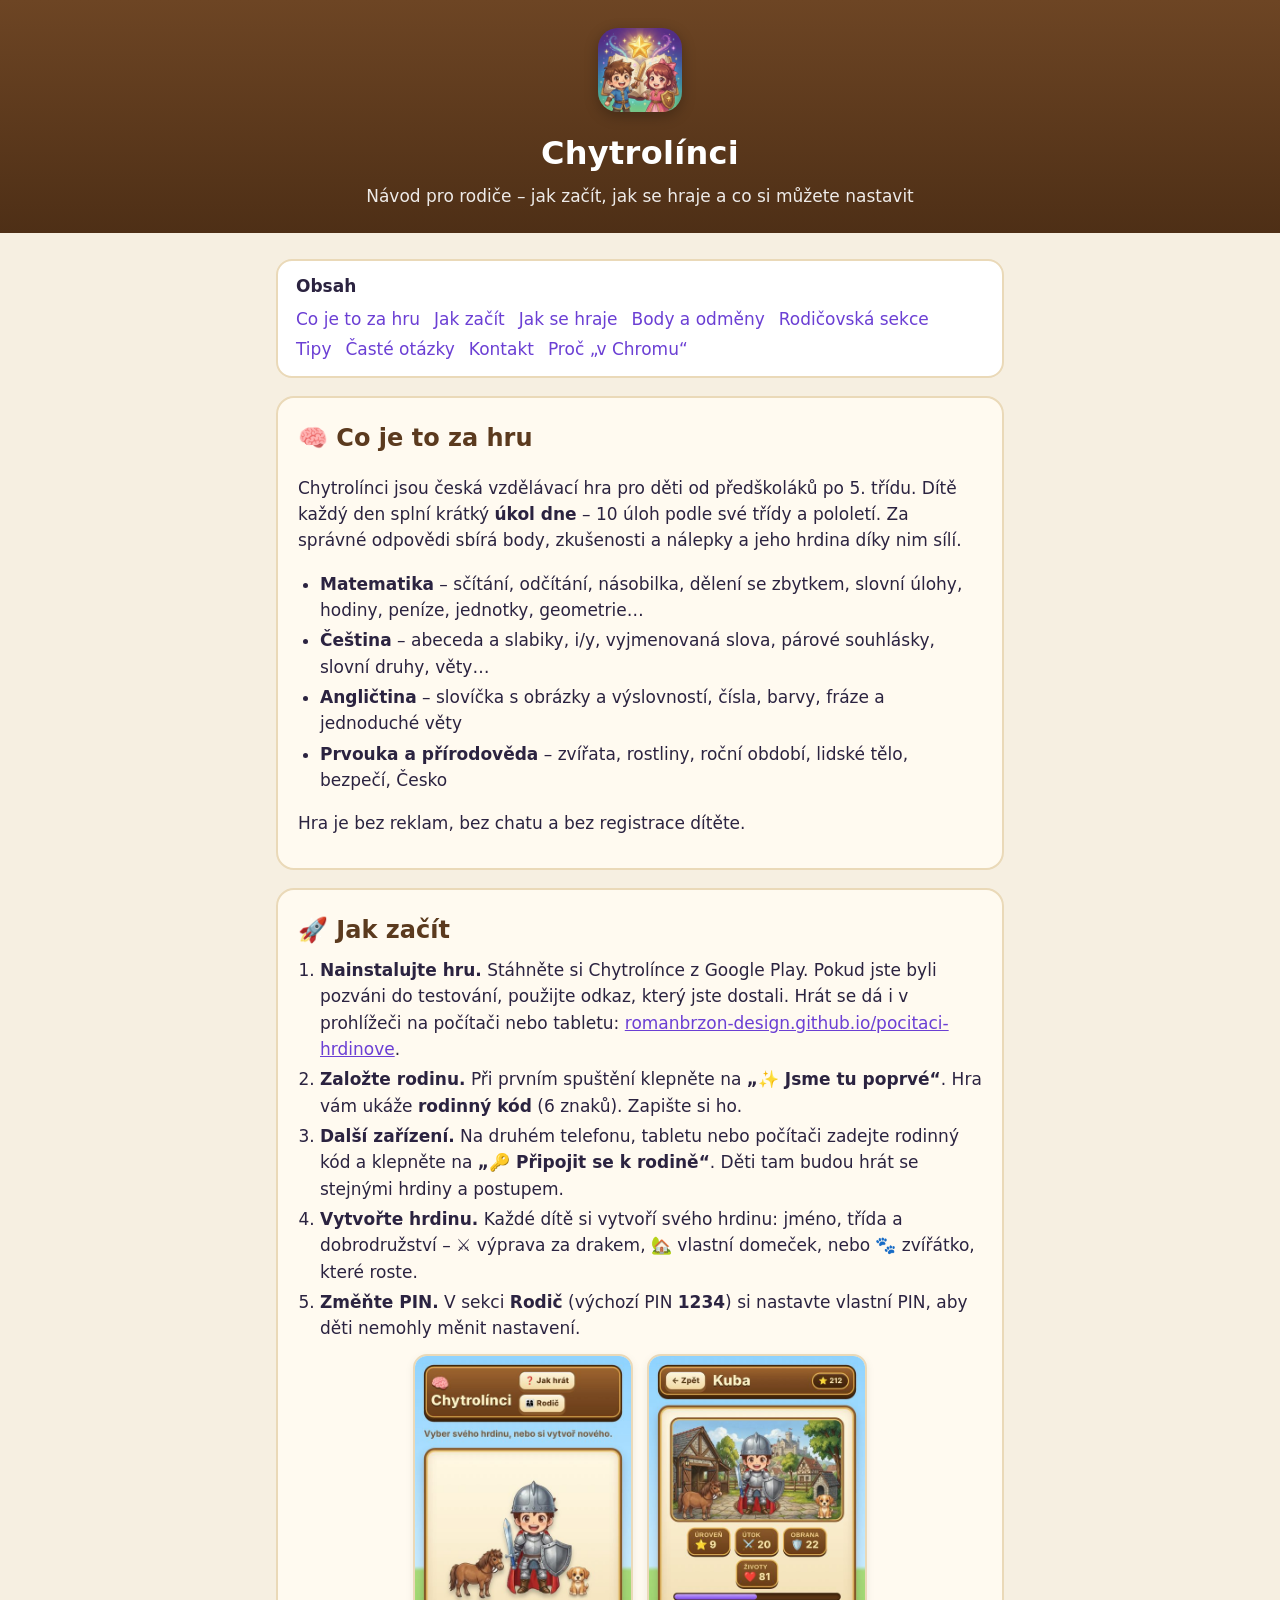
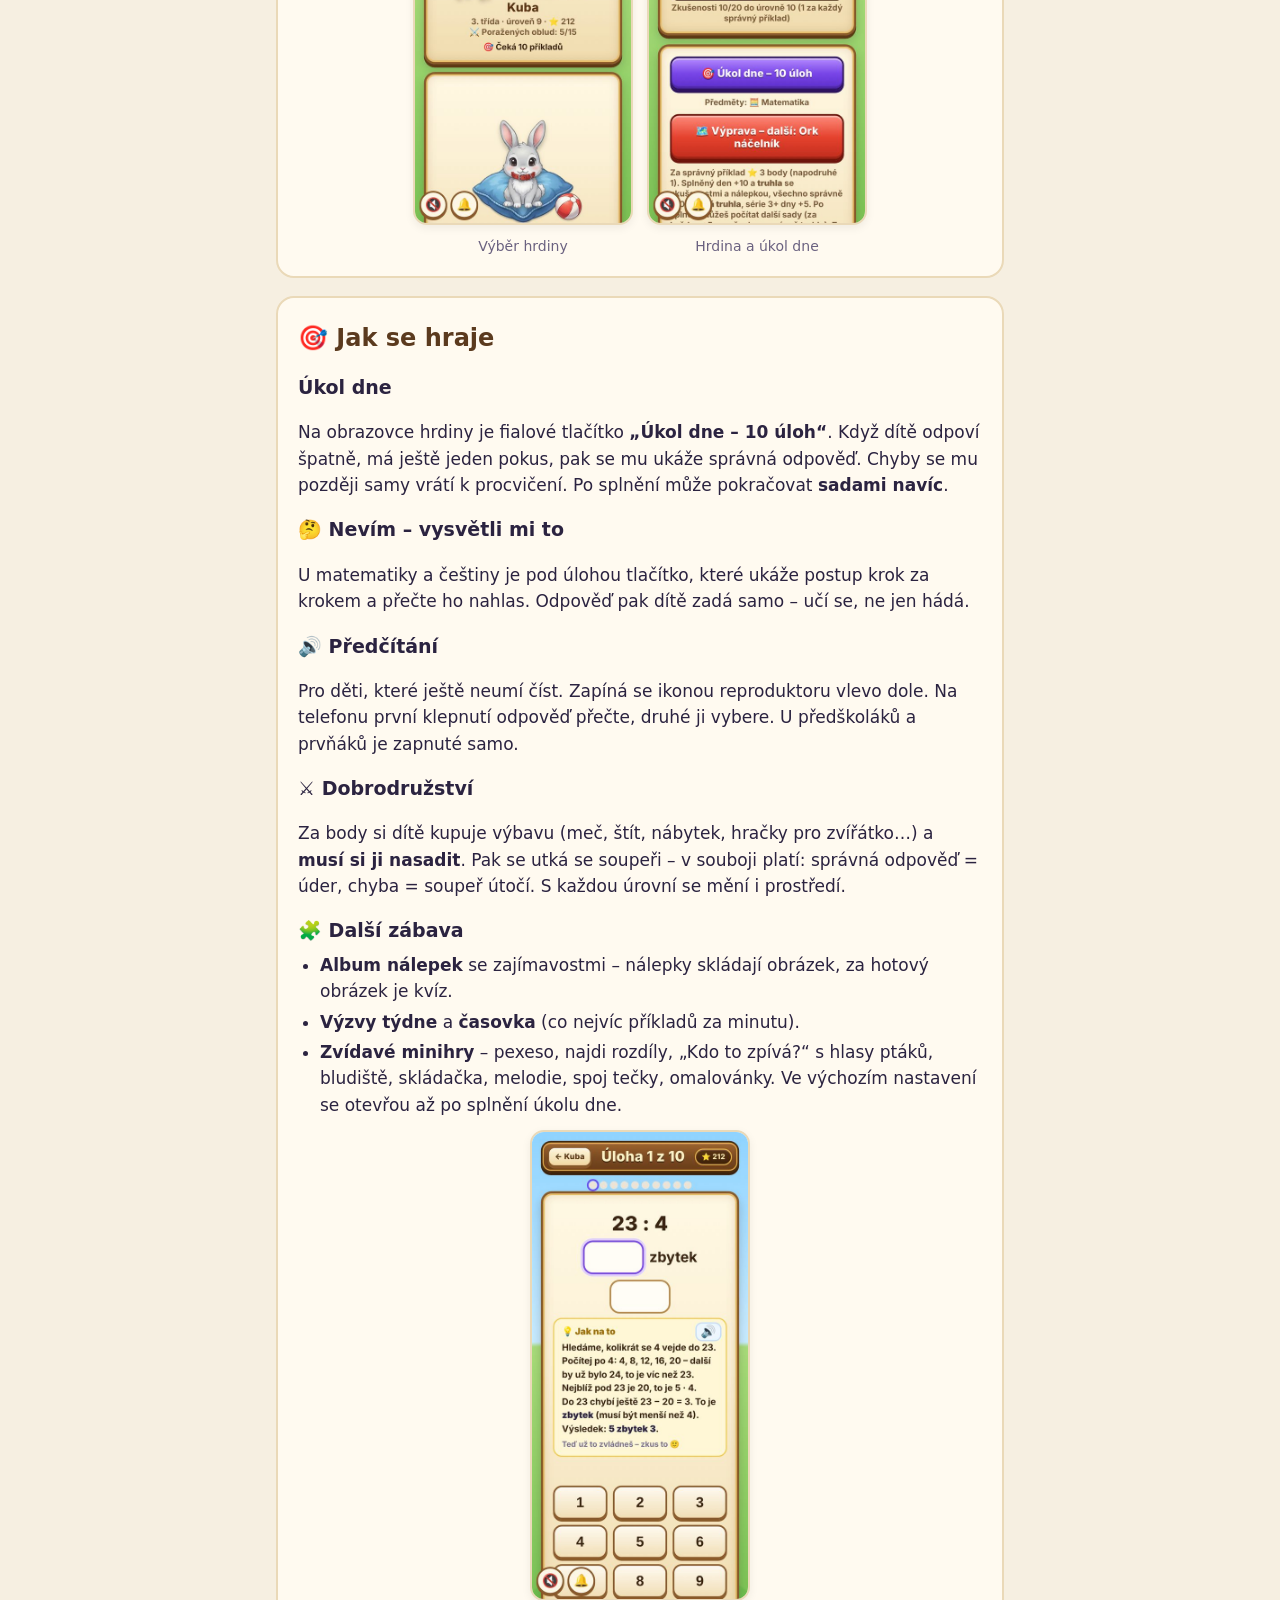
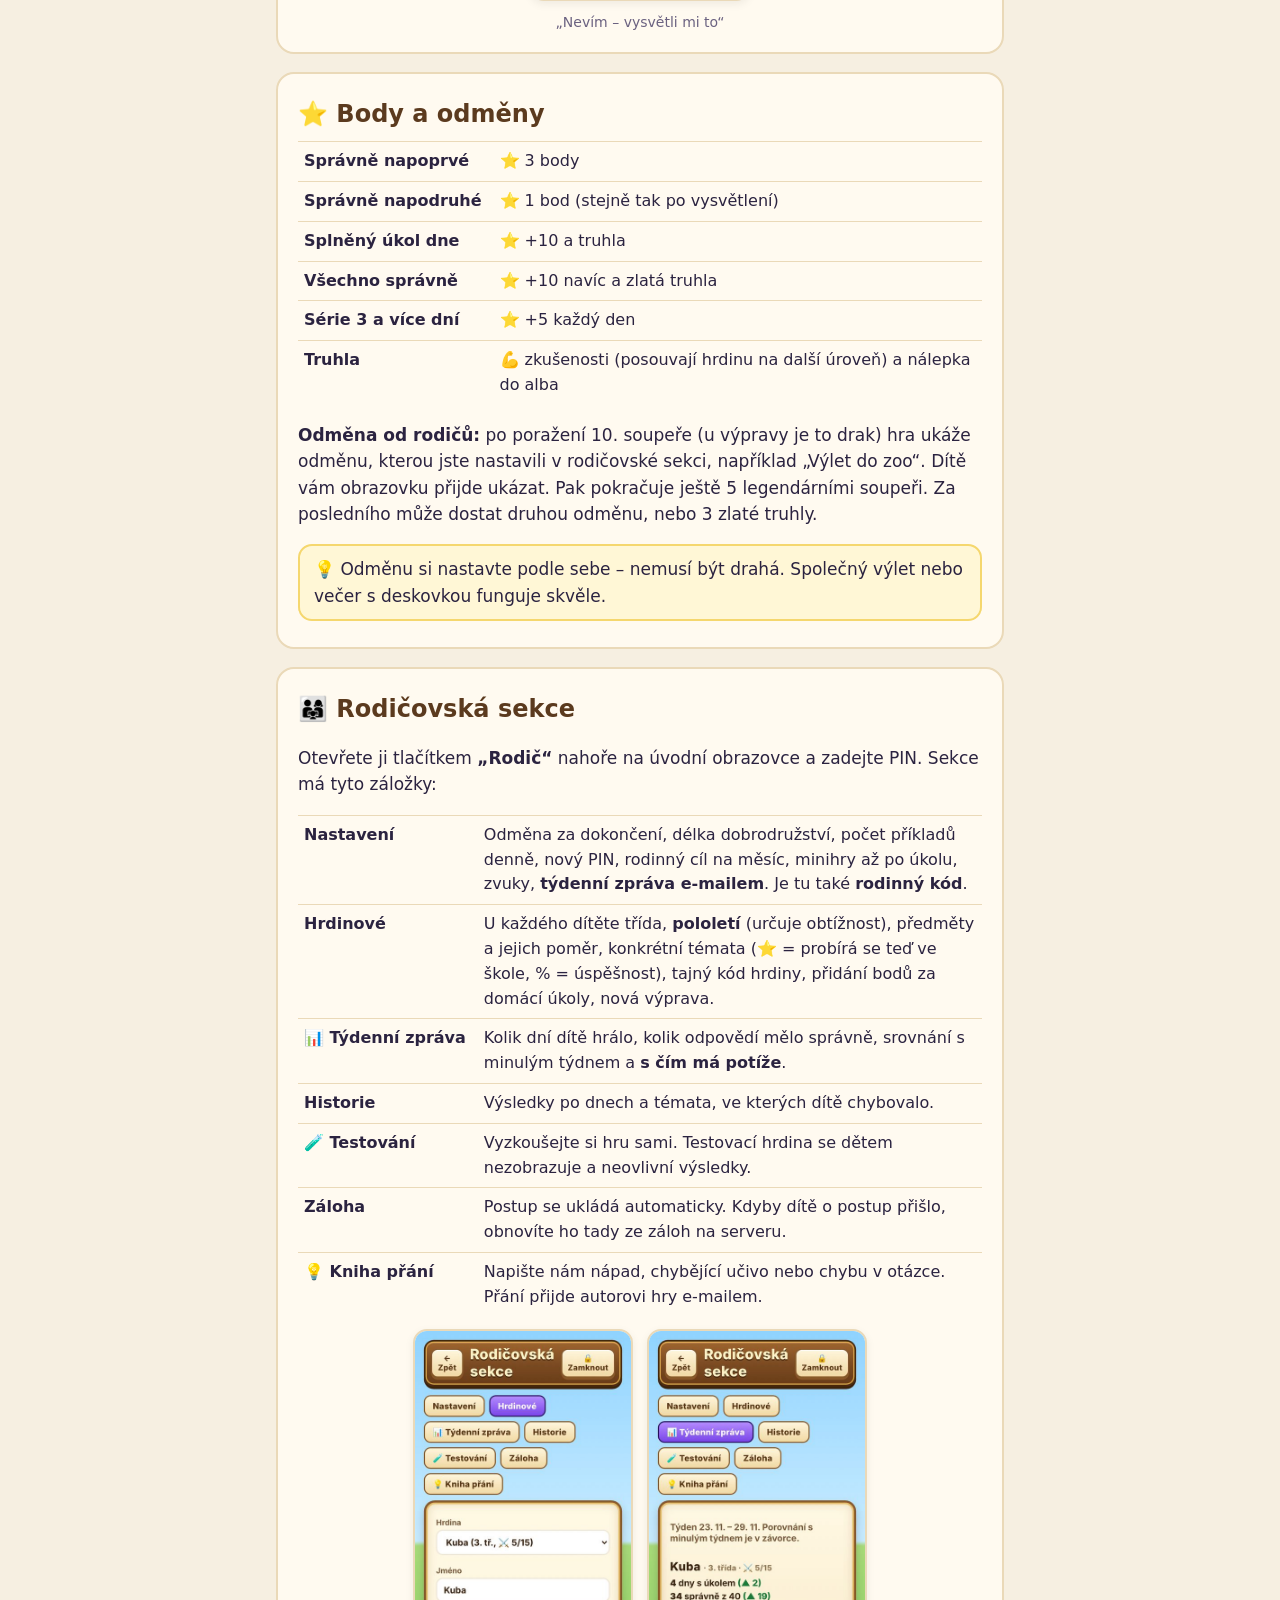
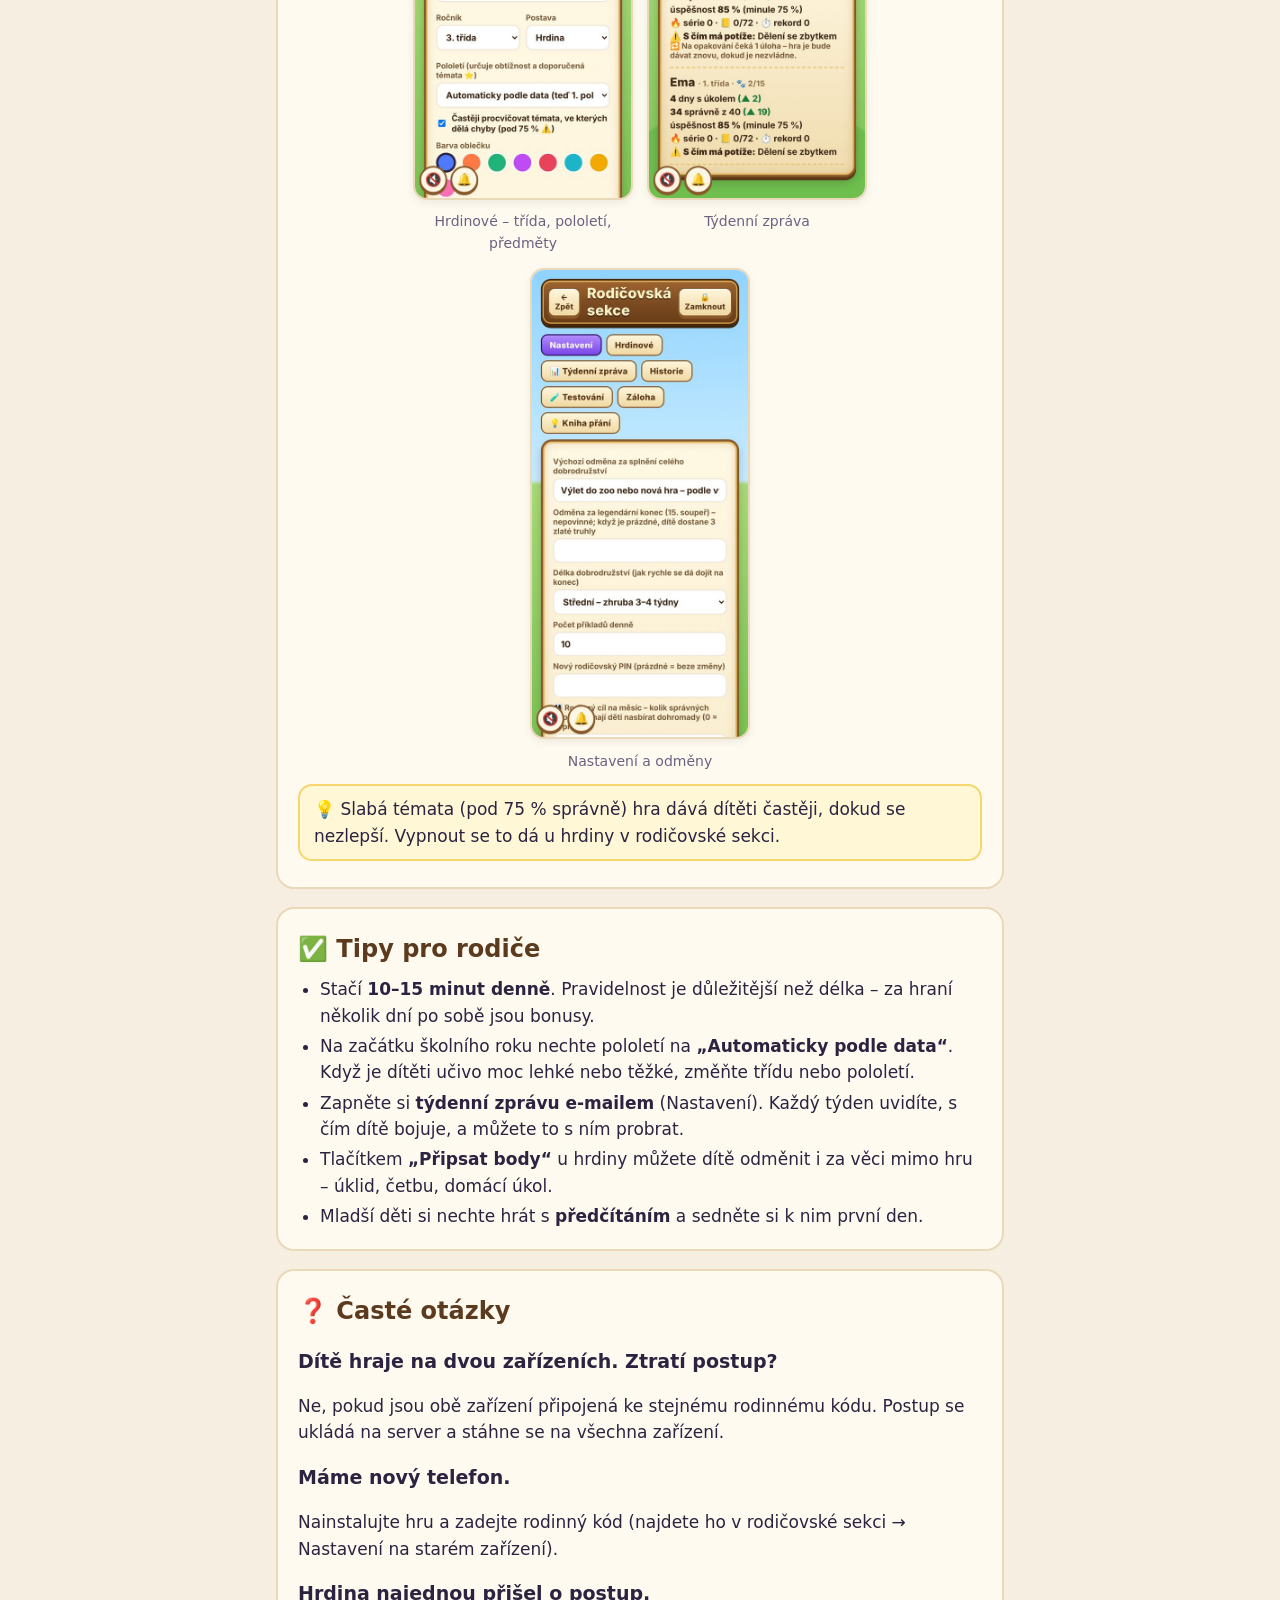
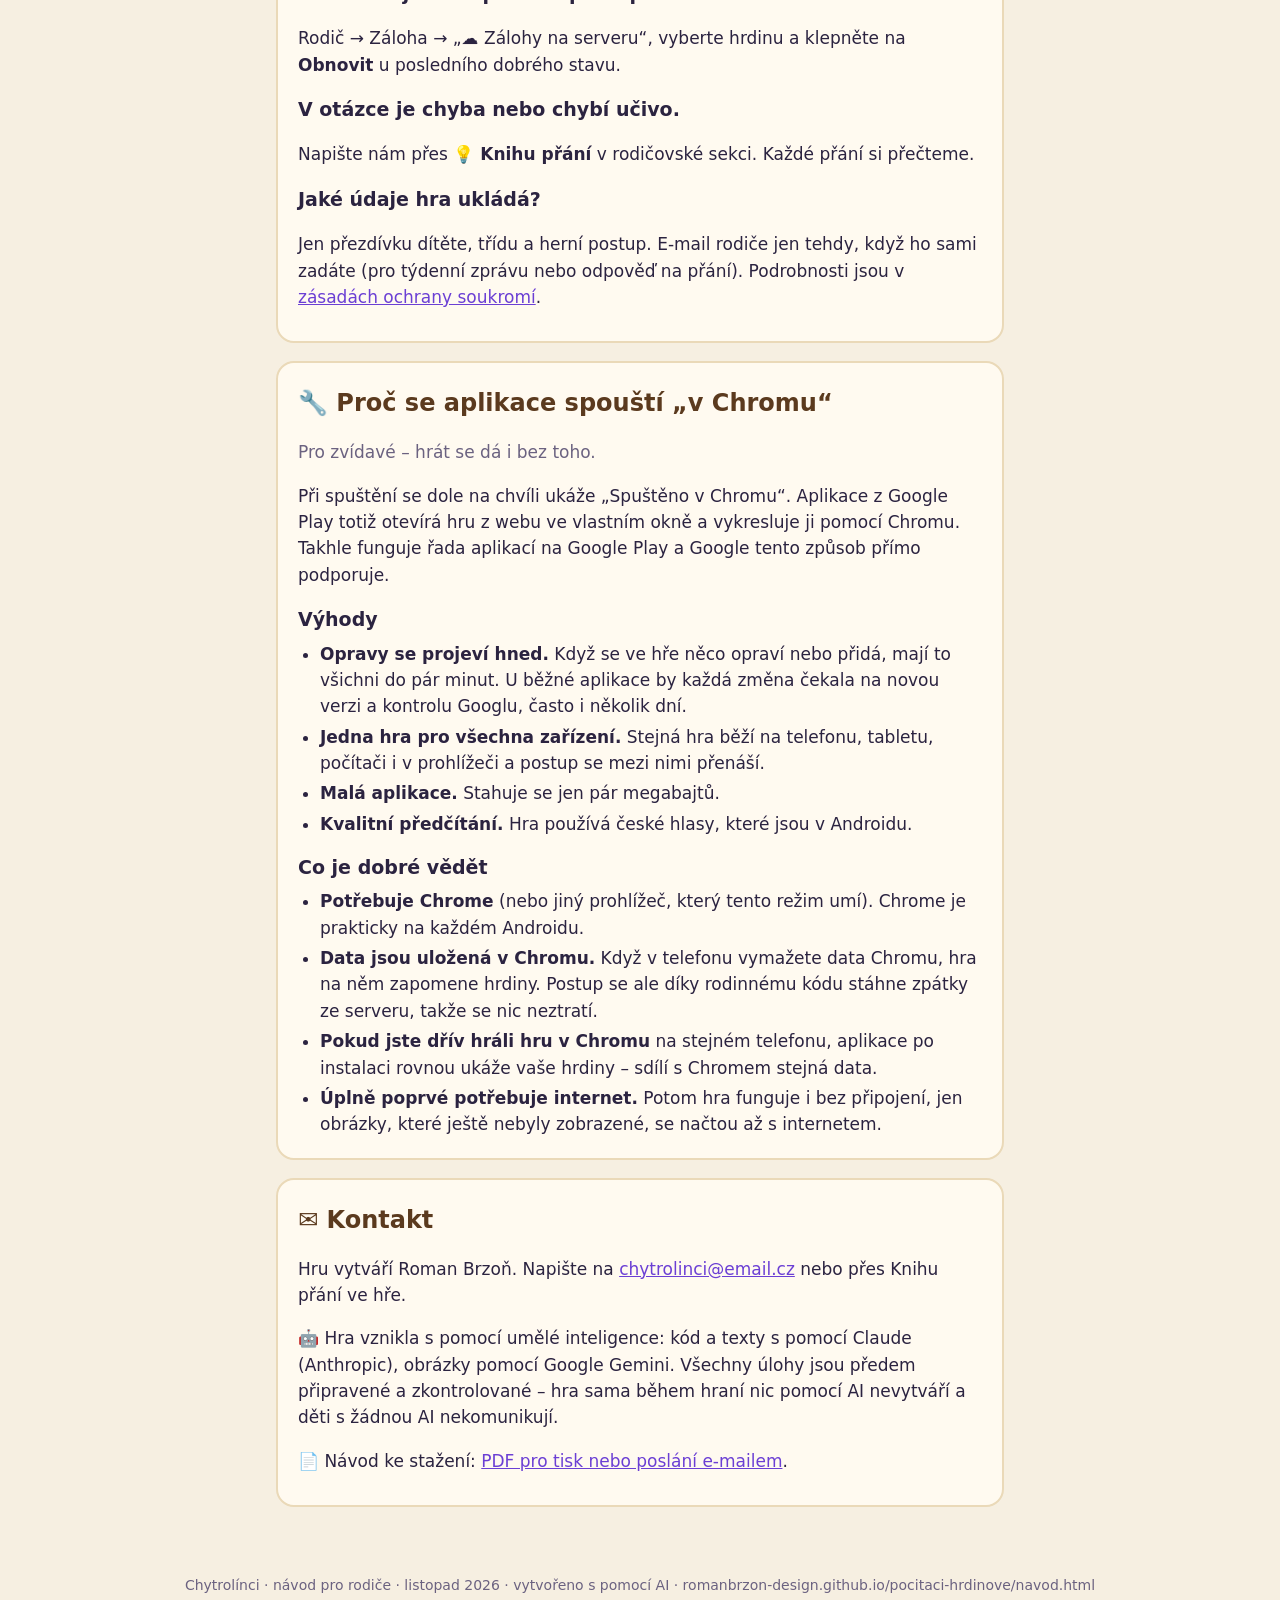
<file: navod.html>
<!DOCTYPE html>
<html lang="cs">
<head>
<meta charset="utf-8">
<meta name="viewport" content="width=device-width, initial-scale=1">
<title>Chytrolínci – návod pro rodiče</title>
<meta name="description" content="Jak začít s hrou Chytrolínci, jak se hraje a co najdete v rodičovské sekci.">
<link rel="icon" href="icon-192.png">
<style>
  :root{--ink:#2b2340;--muted:#6b6280;--brown:#5b3a1e;--gold:#f2c230;--paper:#fffaf0;--line:#ead9b8;--pri:#6b3fd4}
  *{box-sizing:border-box}
  body{margin:0;font:17px/1.55 "Nunito","Segoe UI",system-ui,-apple-system,Roboto,Arial,sans-serif;color:var(--ink);background:#f6efe1}
  header{background:linear-gradient(#6d4524,#4e2f16);color:#fff;padding:28px 18px 24px;text-align:center}
  header img{width:84px;height:84px;border-radius:20px;box-shadow:0 4px 14px #0004}
  header h1{margin:10px 0 4px;font-size:32px;letter-spacing:.3px}
  header p{margin:0;opacity:.9}
  main{max-width:760px;margin:0 auto;padding:8px 16px 40px}
  nav.toc{background:#fff;border:2px solid var(--line);border-radius:16px;padding:12px 18px;margin:18px 0}
  nav.toc b{display:block;margin-bottom:4px}
  nav.toc a{color:var(--pri);text-decoration:none;display:inline-block;margin:2px 14px 2px 0}
  section{background:var(--paper);border:2px solid var(--line);border-radius:18px;padding:6px 20px 14px;margin:18px 0}
  h2{font-size:24px;margin:16px 0 8px;color:var(--brown)}
  h3{font-size:19px;margin:16px 0 4px}
  ol,ul{padding-left:22px;margin:6px 0}
  li{margin:4px 0}
  .shots{display:flex;gap:14px;flex-wrap:wrap;justify-content:center;margin:12px 0 4px}
  figure{margin:0;width:220px;text-align:center}
  figure img{width:100%;border-radius:14px;border:2px solid var(--line);box-shadow:0 3px 10px #0001;background:#fff}
  figcaption{font-size:14px;color:var(--muted);margin-top:4px}
  .tip{background:#fff7d6;border:2px solid #f5d76e;border-radius:14px;padding:10px 14px;margin:12px 0}
  table{border-collapse:collapse;width:100%;margin:8px 0;font-size:16px}
  td{border-top:1px solid var(--line);padding:7px 6px;vertical-align:top}
  td:first-child{white-space:nowrap;font-weight:700;padding-right:12px}
  .muted{color:var(--muted)}
  a{color:var(--pri)}
  footer{text-align:center;color:var(--muted);font-size:14px;padding:10px 16px 30px}
  @media (max-width:520px){ figure{width:46%} td:first-child{white-space:normal} }
  @media print{
    @page{size:A4;margin:14mm 14mm 16mm}
    body{background:#fff;font-size:11.5pt}
    header{background:none;color:var(--ink);padding:0 0 8px;border-bottom:3px solid var(--gold)}
    header img{width:60px;height:60px;box-shadow:none}
    header h1{font-size:24pt}
    nav.toc{display:none}
    section{border:none;background:none;padding:0;margin:10px 0 0;break-inside:auto}
    h2{break-after:avoid;border-bottom:2px solid var(--line);padding-bottom:3px}
    h3{break-after:avoid}
    .shots{break-inside:avoid}
    figure{width:30%}
    .tip,table,li{break-inside:avoid}
    a{color:var(--ink);text-decoration:none}
    .noprint{display:none}
  }
</style>
</head>
<body>
<header>
  <img src="icon-192.png" alt="">
  <h1>Chytrolínci</h1>
  <p>Návod pro rodiče – jak začít, jak se hraje a co si můžete nastavit</p>
</header>
<main>
  <nav class="toc">
    <b>Obsah</b>
    <a href="#co">Co je to za hru</a><a href="#start">Jak začít</a><a href="#hra">Jak se hraje</a><a href="#odmeny">Body a odměny</a><a href="#rodic">Rodičovská sekce</a><a href="#tipy">Tipy</a><a href="#otazky">Časté otázky</a><a href="#kontakt">Kontakt</a><a href="#chrome">Proč „v Chromu“</a>
  </nav>

  <section id="co">
    <h2>🧠 Co je to za hru</h2>
    <p>Chytrolínci jsou česká vzdělávací hra pro děti od předškoláků po 5. třídu. Dítě každý den splní krátký <b>úkol dne</b> – 10 úloh podle své třídy a pololetí. Za správné odpovědi sbírá body, zkušenosti a nálepky a jeho hrdina díky nim sílí.</p>
    <ul>
      <li><b>Matematika</b> – sčítání, odčítání, násobilka, dělení se zbytkem, slovní úlohy, hodiny, peníze, jednotky, geometrie…</li>
      <li><b>Čeština</b> – abeceda a slabiky, i/y, vyjmenovaná slova, párové souhlásky, slovní druhy, věty…</li>
      <li><b>Angličtina</b> – slovíčka s obrázky a výslovností, čísla, barvy, fráze a jednoduché věty</li>
      <li><b>Prvouka a přírodověda</b> – zvířata, rostliny, roční období, lidské tělo, bezpečí, Česko</li>
    </ul>
    <p>Hra je bez reklam, bez chatu a bez registrace dítěte.</p>
  </section>

  <section id="start">
    <h2>🚀 Jak začít</h2>
    <ol>
      <li><b>Nainstalujte hru.</b> Stáhněte si Chytrolínce z Google Play. Pokud jste byli pozváni do testování, použijte odkaz, který jste dostali. Hrát se dá i v prohlížeči na počítači nebo tabletu: <a href="https://romanbrzon-design.github.io/pocitaci-hrdinove/">romanbrzon-design.github.io/pocitaci-hrdinove</a>.</li>
      <li><b>Založte rodinu.</b> Při prvním spuštění klepněte na <b>„✨ Jsme tu poprvé“</b>. Hra vám ukáže <b>rodinný kód</b> (6 znaků). Zapište si ho.</li>
      <li><b>Další zařízení.</b> Na druhém telefonu, tabletu nebo počítači zadejte rodinný kód a klepněte na <b>„🔑 Připojit se k rodině“</b>. Děti tam budou hrát se stejnými hrdiny a postupem.</li>
      <li><b>Vytvořte hrdinu.</b> Každé dítě si vytvoří svého hrdinu: jméno, třída a dobrodružství – ⚔️ výprava za drakem, 🏡 vlastní domeček, nebo 🐾 zvířátko, které roste.</li>
      <li><b>Změňte PIN.</b> V sekci <b>Rodič</b> (výchozí PIN <b>1234</b>) si nastavte vlastní PIN, aby děti nemohly měnit nastavení.</li>
    </ol>
    <div class="shots">
      <figure><img src="navod/1_domu.jpg" alt="Úvodní obrazovka s hrdiny"><figcaption>Výběr hrdiny</figcaption></figure>
      <figure><img src="navod/2_hrdina.jpg" alt="Obrazovka hrdiny"><figcaption>Hrdina a úkol dne</figcaption></figure>
    </div>
  </section>

  <section id="hra">
    <h2>🎯 Jak se hraje</h2>
    <h3>Úkol dne</h3>
    <p>Na obrazovce hrdiny je fialové tlačítko <b>„Úkol dne – 10 úloh“</b>. Když dítě odpoví špatně, má ještě jeden pokus, pak se mu ukáže správná odpověď. Chyby se mu později samy vrátí k procvičení. Po splnění může pokračovat <b>sadami navíc</b>.</p>
    <h3>🤔 Nevím – vysvětli mi to</h3>
    <p>U matematiky a češtiny je pod úlohou tlačítko, které ukáže postup krok za krokem a přečte ho nahlas. Odpověď pak dítě zadá samo – učí se, ne jen hádá.</p>
    <h3>🔊 Předčítání</h3>
    <p>Pro děti, které ještě neumí číst. Zapíná se ikonou reproduktoru vlevo dole. Na telefonu první klepnutí odpověď přečte, druhé ji vybere. U předškoláků a prvňáků je zapnuté samo.</p>
    <h3>⚔️ Dobrodružství</h3>
    <p>Za body si dítě kupuje výbavu (meč, štít, nábytek, hračky pro zvířátko…) a <b>musí si ji nasadit</b>. Pak se utká se soupeři – v souboji platí: správná odpověď = úder, chyba = soupeř útočí. S každou úrovní se mění i prostředí.</p>
    <h3>🧩 Další zábava</h3>
    <ul>
      <li><b>Album nálepek</b> se zajímavostmi – nálepky skládají obrázek, za hotový obrázek je kvíz.</li>
      <li><b>Výzvy týdne</b> a <b>časovka</b> (co nejvíc příkladů za minutu).</li>
      <li><b>Zvídavé minihry</b> – pexeso, najdi rozdíly, „Kdo to zpívá?“ s hlasy ptáků, bludiště, skládačka, melodie, spoj tečky, omalovánky. Ve výchozím nastavení se otevřou až po splnění úkolu dne.</li>
    </ul>
    <div class="shots">
      <figure><img src="navod/3_vysvetli.jpg" alt="Vysvětlení postupu u příkladu"><figcaption>„Nevím – vysvětli mi to“</figcaption></figure>
    </div>
  </section>

  <section id="odmeny">
    <h2>⭐ Body a odměny</h2>
    <table>
      <tr><td>Správně napoprvé</td><td>⭐ 3 body</td></tr>
      <tr><td>Správně napodruhé</td><td>⭐ 1 bod (stejně tak po vysvětlení)</td></tr>
      <tr><td>Splněný úkol dne</td><td>⭐ +10 a truhla</td></tr>
      <tr><td>Všechno správně</td><td>⭐ +10 navíc a zlatá truhla</td></tr>
      <tr><td>Série 3 a více dní</td><td>⭐ +5 každý den</td></tr>
      <tr><td>Truhla</td><td>💪 zkušenosti (posouvají hrdinu na další úroveň) a nálepka do alba</td></tr>
    </table>
    <p><b>Odměna od rodičů:</b> po poražení 10. soupeře (u výpravy je to drak) hra ukáže odměnu, kterou jste nastavili v rodičovské sekci, například „Výlet do zoo“. Dítě vám obrazovku přijde ukázat. Pak pokračuje ještě 5 legendárními soupeři. Za posledního může dostat druhou odměnu, nebo 3 zlaté truhly.</p>
    <div class="tip">💡 Odměnu si nastavte podle sebe – nemusí být drahá. Společný výlet nebo večer s deskovkou funguje skvěle.</div>
  </section>

  <section id="rodic">
    <h2>👨‍👩‍👧 Rodičovská sekce</h2>
    <p>Otevřete ji tlačítkem <b>„Rodič“</b> nahoře na úvodní obrazovce a zadejte PIN. Sekce má tyto záložky:</p>
    <table>
      <tr><td>Nastavení</td><td>Odměna za dokončení, délka dobrodružství, počet příkladů denně, nový PIN, rodinný cíl na měsíc, minihry až po úkolu, zvuky, <b>týdenní zpráva e-mailem</b>. Je tu také <b>rodinný kód</b>.</td></tr>
      <tr><td>Hrdinové</td><td>U každého dítěte třída, <b>pololetí</b> (určuje obtížnost), předměty a jejich poměr, konkrétní témata (⭐ = probírá se teď ve škole, % = úspěšnost), tajný kód hrdiny, přidání bodů za domácí úkoly, nová výprava.</td></tr>
      <tr><td>📊 Týdenní zpráva</td><td>Kolik dní dítě hrálo, kolik odpovědí mělo správně, srovnání s minulým týdnem a <b>s čím má potíže</b>.</td></tr>
      <tr><td>Historie</td><td>Výsledky po dnech a témata, ve kterých dítě chybovalo.</td></tr>
      <tr><td>🧪 Testování</td><td>Vyzkoušejte si hru sami. Testovací hrdina se dětem nezobrazuje a neovlivní výsledky.</td></tr>
      <tr><td>Záloha</td><td>Postup se ukládá automaticky. Kdyby dítě o postup přišlo, obnovíte ho tady ze záloh na serveru.</td></tr>
      <tr><td>💡 Kniha přání</td><td>Napište nám nápad, chybějící učivo nebo chybu v otázce. Přání přijde autorovi hry e-mailem.</td></tr>
    </table>
    <div class="shots">
      <figure><img src="navod/5_hrdinove.jpg" alt="Nastavení hrdiny"><figcaption>Hrdinové – třída, pololetí, předměty</figcaption></figure>
      <figure><img src="navod/6_zprava.jpg" alt="Týdenní zpráva"><figcaption>Týdenní zpráva</figcaption></figure>
      <figure><img src="navod/7_nastaveni.jpg" alt="Nastavení"><figcaption>Nastavení a odměny</figcaption></figure>
    </div>
    <div class="tip">💡 Slabá témata (pod 75 % správně) hra dává dítěti častěji, dokud se nezlepší. Vypnout se to dá u hrdiny v rodičovské sekci.</div>
  </section>

  <section id="tipy">
    <h2>✅ Tipy pro rodiče</h2>
    <ul>
      <li>Stačí <b>10–15 minut denně</b>. Pravidelnost je důležitější než délka – za hraní několik dní po sobě jsou bonusy.</li>
      <li>Na začátku školního roku nechte pololetí na <b>„Automaticky podle data“</b>. Když je dítěti učivo moc lehké nebo těžké, změňte třídu nebo pololetí.</li>
      <li>Zapněte si <b>týdenní zprávu e-mailem</b> (Nastavení). Každý týden uvidíte, s čím dítě bojuje, a můžete to s ním probrat.</li>
      <li>Tlačítkem <b>„Připsat body“</b> u hrdiny můžete dítě odměnit i za věci mimo hru – úklid, četbu, domácí úkol.</li>
      <li>Mladší děti si nechte hrát s <b>předčítáním</b> a sedněte si k nim první den.</li>
    </ul>
  </section>

  <section id="otazky">
    <h2>❓ Časté otázky</h2>
    <h3>Dítě hraje na dvou zařízeních. Ztratí postup?</h3>
    <p>Ne, pokud jsou obě zařízení připojená ke stejnému rodinnému kódu. Postup se ukládá na server a stáhne se na všechna zařízení.</p>
    <h3>Máme nový telefon.</h3>
    <p>Nainstalujte hru a zadejte rodinný kód (najdete ho v rodičovské sekci → Nastavení na starém zařízení).</p>
    <h3>Hrdina najednou přišel o postup.</h3>
    <p>Rodič → Záloha → „☁️ Zálohy na serveru“, vyberte hrdinu a klepněte na <b>Obnovit</b> u posledního dobrého stavu.</p>
    <h3>V otázce je chyba nebo chybí učivo.</h3>
    <p>Napište nám přes <b>💡 Knihu přání</b> v rodičovské sekci. Každé přání si přečteme.</p>
    <h3>Jaké údaje hra ukládá?</h3>
    <p>Jen přezdívku dítěte, třídu a herní postup. E-mail rodiče jen tehdy, když ho sami zadáte (pro týdenní zprávu nebo odpověď na přání). Podrobnosti jsou v <a href="soukromi.html">zásadách ochrany soukromí</a>.</p>
  </section>

  <section id="chrome">
    <h2>🔧 Proč se aplikace spouští „v Chromu“</h2>
    <p class="muted">Pro zvídavé – hrát se dá i bez toho.</p>
    <p>Při spuštění se dole na chvíli ukáže „Spuštěno v Chromu“. Aplikace z Google Play totiž otevírá hru z webu ve vlastním okně a vykresluje ji pomocí Chromu. Takhle funguje řada aplikací na Google Play a Google tento způsob přímo podporuje.</p>
    <h3>Výhody</h3>
    <ul>
      <li><b>Opravy se projeví hned.</b> Když se ve hře něco opraví nebo přidá, mají to všichni do pár minut. U běžné aplikace by každá změna čekala na novou verzi a kontrolu Googlu, často i několik dní.</li>
      <li><b>Jedna hra pro všechna zařízení.</b> Stejná hra běží na telefonu, tabletu, počítači i v prohlížeči a postup se mezi nimi přenáší.</li>
      <li><b>Malá aplikace.</b> Stahuje se jen pár megabajtů.</li>
      <li><b>Kvalitní předčítání.</b> Hra používá české hlasy, které jsou v Androidu.</li>
    </ul>
    <h3>Co je dobré vědět</h3>
    <ul>
      <li><b>Potřebuje Chrome</b> (nebo jiný prohlížeč, který tento režim umí). Chrome je prakticky na každém Androidu.</li>
      <li><b>Data jsou uložená v Chromu.</b> Když v telefonu vymažete data Chromu, hra na něm zapomene hrdiny. Postup se ale díky rodinnému kódu stáhne zpátky ze serveru, takže se nic neztratí.</li>
      <li><b>Pokud jste dřív hráli hru v Chromu</b> na stejném telefonu, aplikace po instalaci rovnou ukáže vaše hrdiny – sdílí s Chromem stejná data.</li>
      <li><b>Úplně poprvé potřebuje internet.</b> Potom hra funguje i bez připojení, jen obrázky, které ještě nebyly zobrazené, se načtou až s internetem.</li>
    </ul>
  </section>

  <section id="kontakt">
    <h2>✉️ Kontakt</h2>
    <p>Hru vytváří Roman Brzoň. Napište na <a href="mailto:chytrolinci@email.cz">chytrolinci@email.cz</a> nebo přes Knihu přání ve hře.</p>
    <p>🤖 Hra vznikla s pomocí umělé inteligence: kód a texty s pomocí Claude (Anthropic), obrázky pomocí Google Gemini. Všechny úlohy jsou předem připravené a zkontrolované – hra sama během hraní nic pomocí AI nevytváří a děti s žádnou AI nekomunikují.</p>
    <p class="noprint">📄 Návod ke stažení: <a href="navod/Chytrolinci-navod-pro-rodice.pdf">PDF pro tisk nebo poslání e-mailem</a>.</p>
  </section>
</main>
<footer>Chytrolínci · návod pro rodiče · listopad 2026 · vytvořeno s pomocí AI · romanbrzon-design.github.io/pocitaci-hrdinove/navod.html</footer>
</body>
</html>
</file>
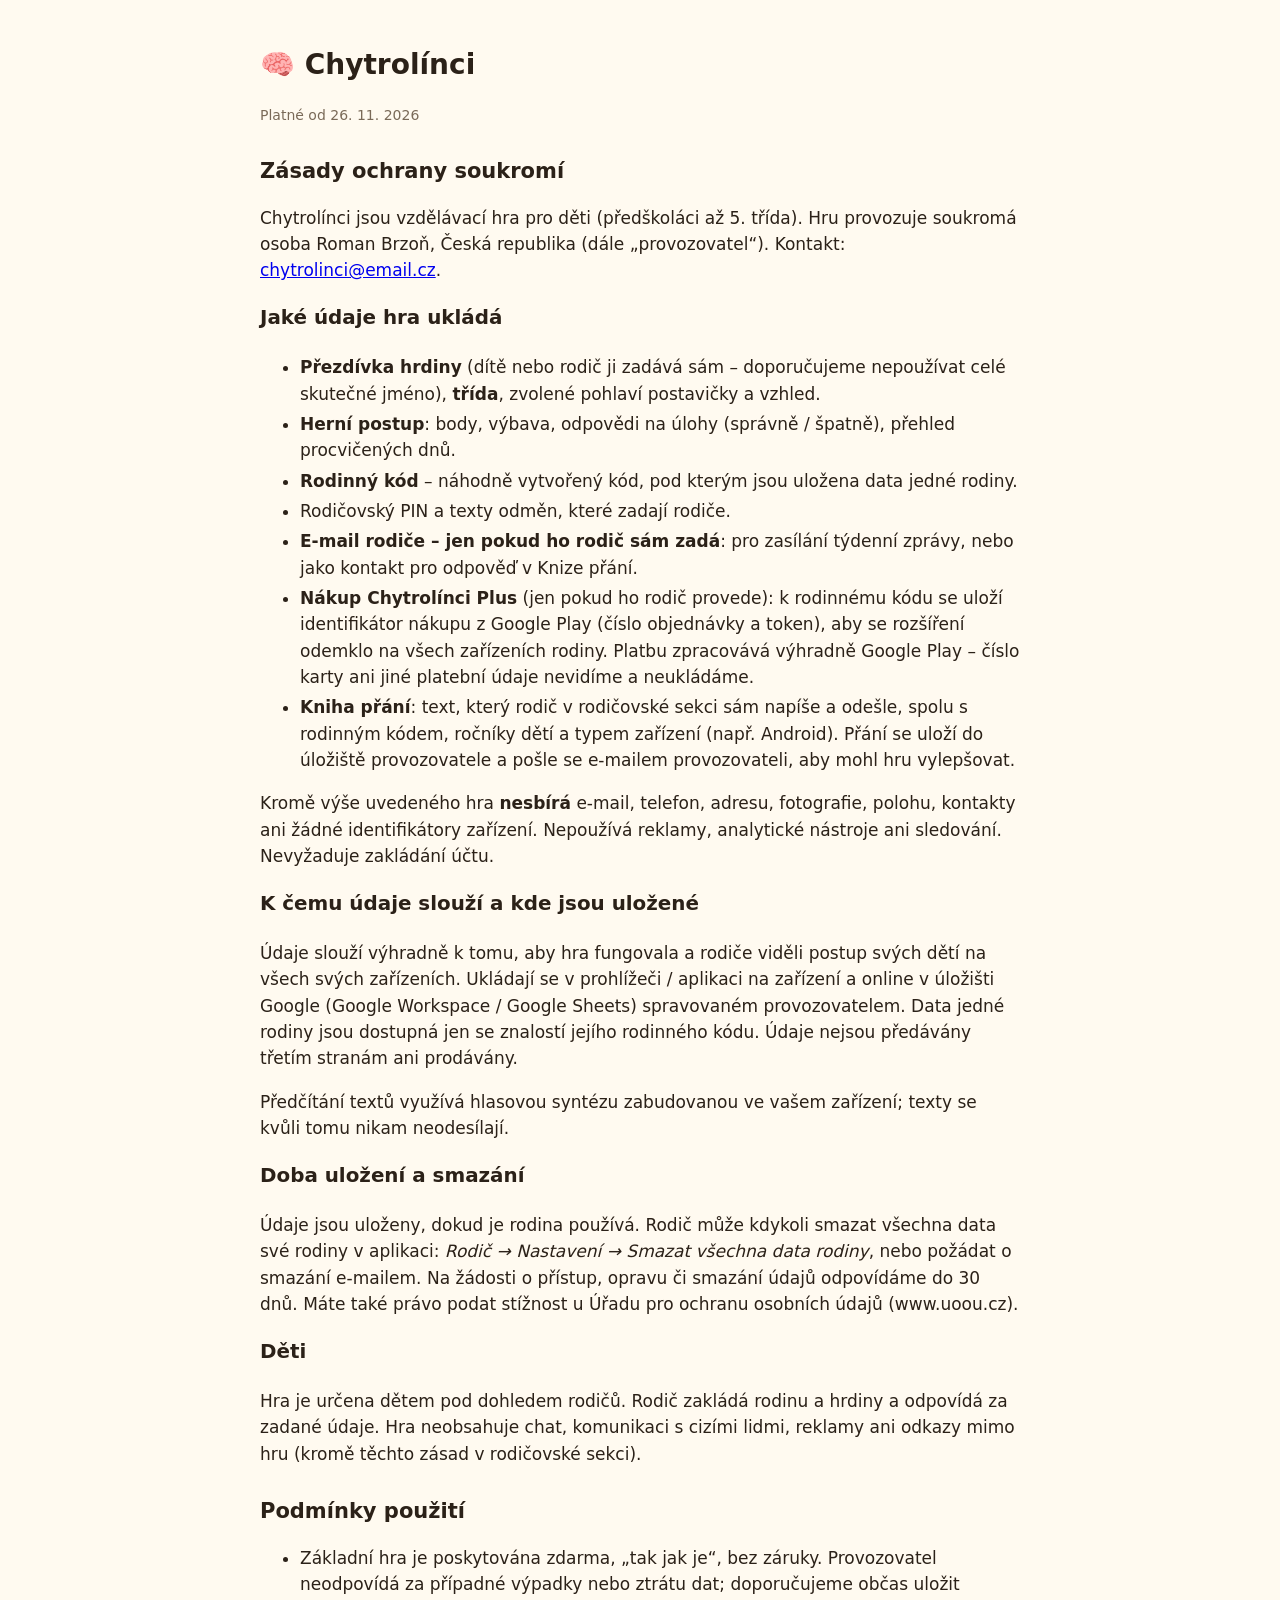
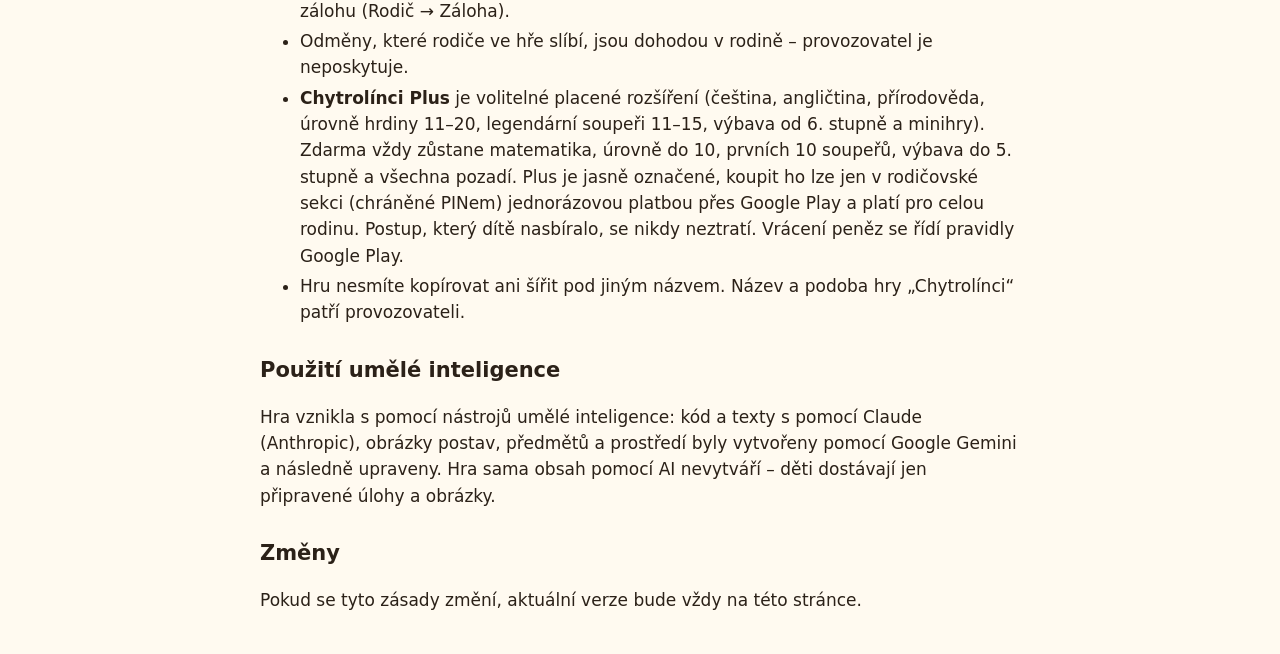
<file: soukromi.html>
<!DOCTYPE html>
<html lang="cs"><head><meta charset="utf-8"><meta name="viewport" content="width=device-width,initial-scale=1">
<title>Chytrolínci – Zásady ochrany soukromí a podmínky použití</title>
<style>body{font:17px/1.55 system-ui,-apple-system,Segoe UI,Roboto,sans-serif;max-width:760px;margin:0 auto;padding:24px;color:#2b2118;background:#fffaf0}h1{font-size:28px}h2{font-size:21px;margin-top:28px}li{margin:4px 0}.muted{color:#7a6a58;font-size:14px}</style></head>
<body>
<h1>🧠 Chytrolínci</h1>
<p class="muted">Platné od 26. 11. 2026</p>

<h2>Zásady ochrany soukromí</h2>
<p>Chytrolínci jsou vzdělávací hra pro děti (předškoláci až 5. třída). Hru provozuje soukromá osoba Roman Brzoň, Česká republika (dále „provozovatel“). Kontakt: <a href="mailto:chytrolinci@email.cz">chytrolinci@email.cz</a>.</p>

<h3>Jaké údaje hra ukládá</h3>
<ul>
<li><b>Přezdívka hrdiny</b> (dítě nebo rodič ji zadává sám – doporučujeme nepoužívat celé skutečné jméno), <b>třída</b>, zvolené pohlaví postavičky a vzhled.</li>
<li><b>Herní postup</b>: body, výbava, odpovědi na úlohy (správně / špatně), přehled procvičených dnů.</li>
<li><b>Rodinný kód</b> – náhodně vytvořený kód, pod kterým jsou uložena data jedné rodiny.</li>
<li>Rodičovský PIN a texty odměn, které zadají rodiče.</li>
<li><b>E-mail rodiče – jen pokud ho rodič sám zadá</b>: pro zasílání týdenní zprávy, nebo jako kontakt pro odpověď v Knize přání.</li>
<li><b>Nákup Chytrolínci Plus</b> (jen pokud ho rodič provede): k rodinnému kódu se uloží identifikátor nákupu z Google Play (číslo objednávky a token), aby se rozšíření odemklo na všech zařízeních rodiny. Platbu zpracovává výhradně Google Play – číslo karty ani jiné platební údaje nevidíme a neukládáme.</li>
<li><b>Kniha přání</b>: text, který rodič v rodičovské sekci sám napíše a odešle, spolu s rodinným kódem, ročníky dětí a typem zařízení (např. Android). Přání se uloží do úložiště provozovatele a pošle se e-mailem provozovateli, aby mohl hru vylepšovat.</li>
</ul>
<p>Kromě výše uvedeného hra <b>nesbírá</b> e-mail, telefon, adresu, fotografie, polohu, kontakty ani žádné identifikátory zařízení. Nepoužívá reklamy, analytické nástroje ani sledování. Nevyžaduje zakládání účtu.</p>

<h3>K čemu údaje slouží a kde jsou uložené</h3>
<p>Údaje slouží výhradně k tomu, aby hra fungovala a rodiče viděli postup svých dětí na všech svých zařízeních. Ukládají se v prohlížeči / aplikaci na zařízení a online v úložišti Google (Google Workspace / Google Sheets) spravovaném provozovatelem. Data jedné rodiny jsou dostupná jen se znalostí jejího rodinného kódu. Údaje nejsou předávány třetím stranám ani prodávány.</p>
<p>Předčítání textů využívá hlasovou syntézu zabudovanou ve vašem zařízení; texty se kvůli tomu nikam neodesílají.</p>

<h3>Doba uložení a smazání</h3>
<p>Údaje jsou uloženy, dokud je rodina používá. Rodič může kdykoli smazat všechna data své rodiny v aplikaci: <i>Rodič → Nastavení → Smazat všechna data rodiny</i>, nebo požádat o smazání e-mailem. Na žádosti o přístup, opravu či smazání údajů odpovídáme do 30 dnů. Máte také právo podat stížnost u Úřadu pro ochranu osobních údajů (www.uoou.cz).</p>

<h3>Děti</h3>
<p>Hra je určena dětem pod dohledem rodičů. Rodič zakládá rodinu a hrdiny a odpovídá za zadané údaje. Hra neobsahuje chat, komunikaci s cizími lidmi, reklamy ani odkazy mimo hru (kromě těchto zásad v rodičovské sekci).</p>

<h2>Podmínky použití</h2>
<ul>
<li>Základní hra je poskytována zdarma, „tak jak je“, bez záruky. Provozovatel neodpovídá za případné výpadky nebo ztrátu dat; doporučujeme občas uložit zálohu (Rodič → Záloha).</li>
<li>Odměny, které rodiče ve hře slíbí, jsou dohodou v rodině – provozovatel je neposkytuje.</li>
<li><b>Chytrolínci Plus</b> je volitelné placené rozšíření (čeština, angličtina, přírodověda, úrovně hrdiny 11–20, legendární soupeři 11–15, výbava od 6. stupně a minihry). Zdarma vždy zůstane matematika, úrovně do 10, prvních 10 soupeřů, výbava do 5. stupně a všechna pozadí. Plus je jasně označené, koupit ho lze jen v rodičovské sekci (chráněné PINem) jednorázovou platbou přes Google Play a platí pro celou rodinu. Postup, který dítě nasbíralo, se nikdy neztratí. Vrácení peněz se řídí pravidly Google Play.</li>
<li>Hru nesmíte kopírovat ani šířit pod jiným názvem. Název a podoba hry „Chytrolínci“ patří provozovateli.</li>
</ul>

<h2>Použití umělé inteligence</h2>
<p>Hra vznikla s pomocí nástrojů umělé inteligence: kód a texty s pomocí Claude (Anthropic), obrázky postav, předmětů a prostředí byly vytvořeny pomocí Google Gemini a následně upraveny. Hra sama obsah pomocí AI nevytváří – děti dostávají jen připravené úlohy a obrázky.</p>

<h2>Změny</h2>
<p>Pokud se tyto zásady změní, aktuální verze bude vždy na této stránce.</p>
</body></html>
</file>
